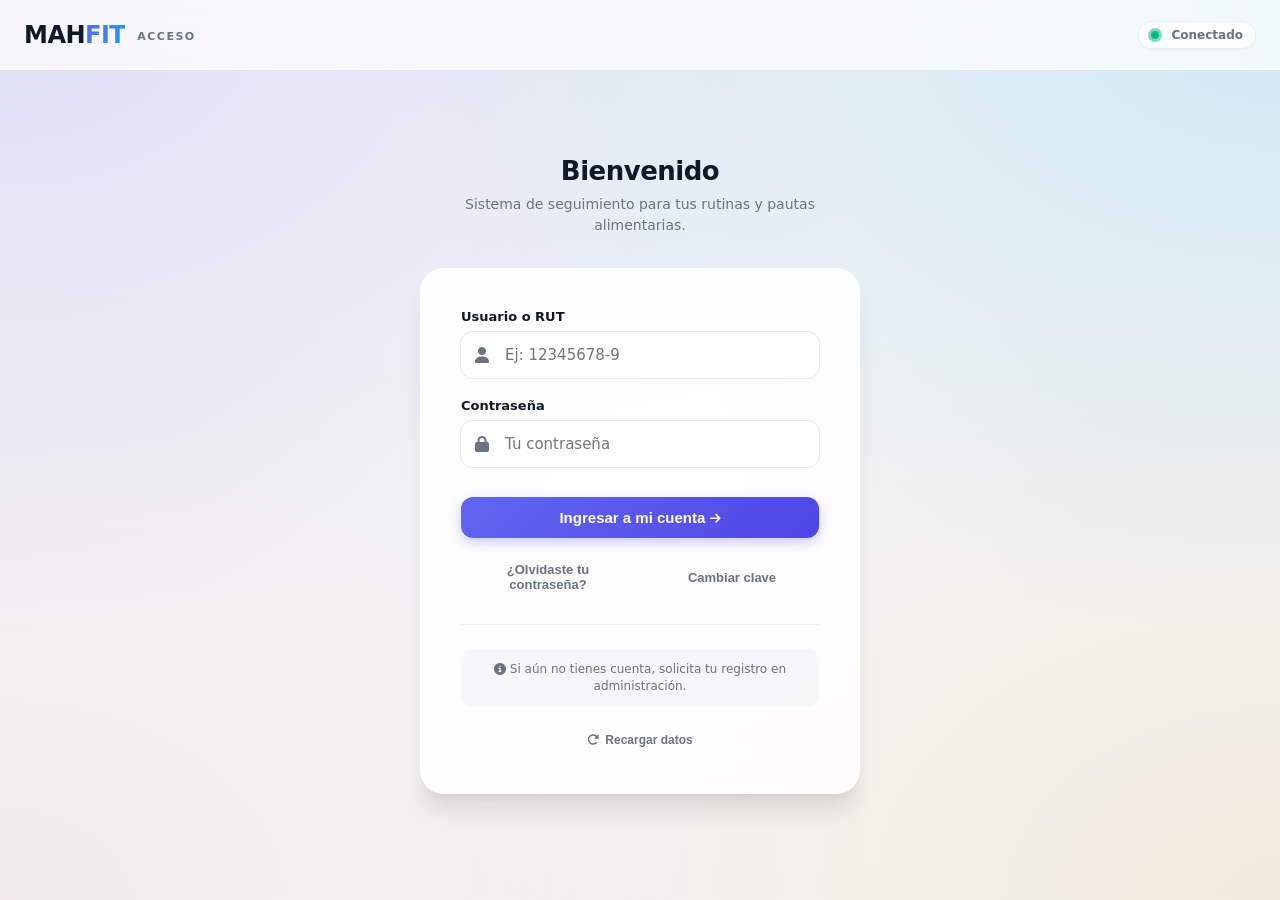
<file: index.html>
<!doctype html>
<html lang="es">
<head>
  <meta charset="UTF-8" />
  <meta name="viewport" content="width=device-width, initial-scale=1.0, maximum-scale=1.0, user-scalable=no" />
  <title>MAH FIT | Acceso</title>
  
  <link rel="stylesheet" href="https://cdnjs.cloudflare.com/ajax/libs/font-awesome/6.4.0/css/all.min.css">

  <style>
    :root {
      /* Palette Moderna */
      --primary: #6366f1;
      --primary-dark: #4f46e5;
      --primary-light: #818cf8;
      --accent: #0ea5e9; 
      
      --bg-color: #f3f4f6;
      --surface: rgba(255, 255, 255, 0.85);
      --surface-hover: rgba(255, 255, 255, 0.95);
      --glass-border: rgba(255, 255, 255, 0.6);
      
      --text-main: #111827;
      --text-muted: #6b7280;
      
      --success: #10b981;
      --danger: #ef4444;
      --warning: #f59e0b;

      --radius-sm: 8px;
      --radius-md: 12px;
      --radius-lg: 24px;
      
      --shadow-sm: 0 1px 2px 0 rgba(0, 0, 0, 0.05);
      --shadow-lg: 0 10px 15px -3px rgba(0, 0, 0, 0.1), 0 4px 6px -2px rgba(0, 0, 0, 0.05);
      --shadow-xl: 0 20px 25px -5px rgba(0, 0, 0, 0.1), 0 10px 10px -5px rgba(0, 0, 0, 0.04);

      --transition: all 0.25s cubic-bezier(0.4, 0, 0.2, 1);
      --font-family: 'Inter', system-ui, -apple-system, sans-serif;
    }

    * { box-sizing: border-box; margin: 0; padding: 0; }

    body {
      font-family: var(--font-family);
      background-color: var(--bg-color);
      /* Fondo Animado */
      background-image: 
        radial-gradient(at 0% 0%, rgba(99, 102, 241, 0.15) 0px, transparent 50%),
        radial-gradient(at 100% 0%, rgba(14, 165, 233, 0.15) 0px, transparent 50%),
        radial-gradient(at 100% 100%, rgba(245, 158, 11, 0.1) 0px, transparent 50%),
        radial-gradient(at 0% 100%, rgba(239, 68, 68, 0.05) 0px, transparent 50%);
      background-attachment: fixed;
      background-size: cover;
      color: var(--text-main);
      min-height: 100vh;
      display: flex;
      flex-direction: column;
      -webkit-font-smoothing: antialiased;
    }

    /* === TOPBAR === */
    .topbar {
      position: fixed;
      top: 0; left: 0; right: 0;
      height: 70px;
      display: flex;
      align-items: center;
      justify-content: space-between;
      padding: 0 24px;
      z-index: 50;
      background: rgba(255, 255, 255, 0.7);
      backdrop-filter: blur(12px);
      border-bottom: 1px solid rgba(255,255,255,0.5);
    }

    .brand {
      display: flex;
      align-items: center;
      gap: 8px;
      text-decoration: none;
    }
    .brandLogo {
      font-size: 24px;
      font-weight: 800;
      letter-spacing: -0.5px;
    }
    .brandLogo .mah { color: var(--text-main); }
    .brandLogo .fit { 
      background: linear-gradient(135deg, var(--primary), var(--accent));
      -webkit-background-clip: text;
      -webkit-text-fill-color: transparent;
    }
    .brandText span {
      font-size: 11px;
      text-transform: uppercase;
      letter-spacing: 1.5px;
      font-weight: 700;
      color: var(--text-muted);
      margin-left: 4px;
    }

    .topRight {
      display: flex;
      gap: 12px;
      align-items: center;
    }

    .statusChip {
      display: flex;
      align-items: center;
      gap: 8px;
      padding: 6px 12px;
      background: rgba(255,255,255,0.6);
      border: 1px solid rgba(0,0,0,0.05);
      border-radius: 20px;
      font-size: 12px;
      font-weight: 600;
      color: var(--text-muted);
      box-shadow: var(--shadow-sm);
    }

    /* DB DOT */
    .db-dot {
      width: 8px; height: 8px;
      border-radius: 50%;
      background: var(--text-muted);
      position: relative;
    }
    .db-dot::after {
      content: ""; position: absolute; inset: -3px;
      border-radius: 50%; opacity: 0.5;
    }
    .db-dot.connecting { background: var(--warning); }
    .db-dot.connecting::after { background: var(--warning); animation: pulse 1.5s infinite; }
    .db-dot.connected { background: var(--success); }
    .db-dot.connected::after { background: var(--success); }
    .db-dot.error { background: var(--danger); }
    
    @keyframes pulse {
      0% { transform: scale(1); opacity: 0.8; }
      100% { transform: scale(2); opacity: 0; }
    }

    /* === MAIN LAYOUT === */
    .main-wrap {
      flex: 1;
      display: flex;
      align-items: center;
      justify-content: center;
      padding: 90px 20px 40px; /* Top padding > topbar height */
      width: 100%;
    }

    .login-container {
      width: 100%;
      max-width: 440px;
      perspective: 1000px;
    }

    /* === CARD DESIGN === */
    .glass-card {
      background: var(--surface);
      backdrop-filter: blur(20px);
      -webkit-backdrop-filter: blur(20px);
      border: 1px solid var(--glass-border);
      border-radius: var(--radius-lg);
      padding: 40px;
      box-shadow: var(--shadow-xl);
      animation: slideUpFade 0.6s cubic-bezier(0.16, 1, 0.3, 1);
    }

    @keyframes slideUpFade {
      from { opacity: 0; transform: translateY(30px) scale(0.98); }
      to { opacity: 1; transform: translateY(0) scale(1); }
    }

    .heroTitle {
      text-align: center;
      margin-bottom: 32px;
    }
    .heroTitle h1 {
      font-size: 26px;
      font-weight: 800;
      color: var(--text-main);
      margin-bottom: 8px;
      letter-spacing: -0.5px;
    }
    .heroTitle p {
      font-size: 14px;
      color: var(--text-muted);
      line-height: 1.5;
    }

    /* === FORM ELEMENTS === */
    .form-group {
      margin-bottom: 20px;
      position: relative;
    }
    .form-group label {
      display: block;
      font-size: 13px;
      font-weight: 600;
      color: var(--text-main);
      margin-bottom: 8px;
    }
    
    .input-wrapper {
      position: relative;
    }
    .input-wrapper i {
      position: absolute;
      left: 14px;
      top: 50%;
      transform: translateY(-50%);
      color: var(--text-muted);
      font-size: 16px;
      pointer-events: none;
      transition: var(--transition);
    }
    
    .input {
      width: 100%;
      padding: 12px 16px 12px 42px; /* Espacio para el icono */
      border-radius: var(--radius-md);
      border: 2px solid transparent; /* Truco para el borde gradiente o solido */
      background: #fff;
      box-shadow: 0 0 0 1px rgba(0,0,0,0.08); /* Borde sutil */
      font-size: 15px;
      color: var(--text-main);
      font-family: inherit;
      transition: var(--transition);
      outline: none;
    }
    .input:hover {
      box-shadow: 0 0 0 1px rgba(0,0,0,0.15);
    }
    .input:focus {
      box-shadow: 0 0 0 4px rgba(99, 102, 241, 0.15);
      border-color: var(--primary);
    }
    .input:focus + i {
      color: var(--primary);
    }

    /* Botones */
    .btn {
      display: inline-flex;
      align-items: center;
      justify-content: center;
      gap: 8px;
      padding: 12px 20px;
      border-radius: var(--radius-md);
      font-weight: 600;
      font-size: 15px;
      cursor: pointer;
      border: none;
      transition: var(--transition);
      text-decoration: none;
      width: 100%;
    }

    .btn.primary {
      background: linear-gradient(135deg, var(--primary), var(--primary-dark));
      color: #fff;
      box-shadow: 0 4px 12px rgba(79, 70, 229, 0.3);
    }
    .btn.primary:hover {
      transform: translateY(-2px);
      box-shadow: 0 8px 16px rgba(79, 70, 229, 0.4);
    }
    .btn.primary:active { transform: translateY(0); }
    /* Estado deshabilitado del botón */
    .btn.primary:disabled {
        opacity: 0.8;
        cursor: not-allowed;
        filter: grayscale(0.2);
    }

    .btn.ghost {
      background: transparent;
      color: var(--text-muted);
      font-size: 13px;
      padding: 8px;
    }
    .btn.ghost:hover {
      color: var(--primary);
      background: rgba(99, 102, 241, 0.05);
    }

    .miniActions {
      display: flex;
      justify-content: space-between;
      margin-top: 16px;
      gap: 10px;
    }

    /* Mensajes */
    .msg {
      margin-top: 16px;
      padding: 12px;
      border-radius: var(--radius-md);
      font-size: 13px;
      font-weight: 600;
      text-align: center;
      display: none; /* Oculto por defecto, JS lo muestra */
    }
    .msg:not(:empty) { display: block; animation: fadeIn 0.3s ease; }
    .msg.ok { background: rgba(16, 185, 129, 0.1); color: #047857; border: 1px solid rgba(16, 185, 129, 0.2); }
    .msg.bad { background: rgba(239, 68, 68, 0.1); color: #b91c1c; border: 1px solid rgba(239, 68, 68, 0.2); }

    /* Separadores y notas */
    .hr {
      height: 1px;
      background: rgba(0,0,0,0.06);
      margin: 24px 0;
    }

    .notice {
      font-size: 12px;
      color: var(--text-muted);
      text-align: center;
      background: rgba(243, 244, 246, 0.7);
      padding: 12px;
      border-radius: var(--radius-md);
      line-height: 1.4;
    }

    .supportLinkWrap {
      margin-top: 20px;
      text-align: center;
    }
    .supportLink {
      background: none; border: none;
      color: var(--text-muted);
      font-size: 12px;
      font-weight: 600;
      cursor: pointer;
      display: inline-flex; align-items: center; gap: 6px;
      padding: 6px 12px;
      border-radius: 20px;
      transition: var(--transition);
    }
    .supportLink:hover { background: rgba(0,0,0,0.05); color: var(--text-main); }

    /* === MODALS === */
    .modalBack {
      position: fixed; inset: 0;
      background: rgba(0, 0, 0, 0.3); /* Backdrop oscuro sutil */
      backdrop-filter: blur(5px);
      z-index: 100;
      display: none; /* JS controla esto */
      align-items: center; justify-content: center;
      padding: 20px;
      opacity: 0;
      transition: opacity 0.3s ease;
    }
    .modalBack.show {
      display: flex; opacity: 1;
    }
    
    .modal {
      background: #fff;
      width: 100%; max-width: 500px;
      border-radius: var(--radius-lg);
      box-shadow: var(--shadow-xl);
      overflow: hidden;
      transform: scale(0.95);
      transition: transform 0.3s cubic-bezier(0.16, 1, 0.3, 1);
    }
    .modalBack.show .modal { transform: scale(1); }

    .modalHead {
      padding: 20px 24px;
      border-bottom: 1px solid rgba(0,0,0,0.05);
      display: flex; justify-content: space-between; align-items: flex-start;
      background: #fafafa;
    }
    .modalHead strong { font-size: 18px; color: var(--text-main); display: block; margin-bottom: 4px; }
    .modalSub { font-size: 13px; color: var(--text-muted); line-height: 1.3; }
    
    .closeBtn {
      background: transparent; border: none;
      font-size: 20px; color: var(--text-muted);
      cursor: pointer; width: 32px; height: 32px;
      border-radius: 50%;
      display: flex; align-items: center; justify-content: center;
      transition: var(--transition);
    }
    .closeBtn:hover { background: rgba(0,0,0,0.05); color: var(--danger); }

    .modalBody { padding: 24px; }
    .modalFoot {
      padding: 16px 24px;
      background: #fafafa;
      border-top: 1px solid rgba(0,0,0,0.05);
      display: flex; justify-content: flex-end; gap: 12px;
    }

    /* Modal inputs override */
    .modalBody .input { padding-left: 16px; } /* Sin iconos en modal inputs por defecto */
    .modalBody .inputWrap { position: relative; }
    .toggleBtn {
      position: absolute; right: 8px; top: 50%; transform: translateY(-50%);
      background: none; border: none; color: var(--text-muted);
      cursor: pointer; padding: 4px;
    }

    /* Login Button States (Loader) */
    #loginBtn { position: relative; overflow: hidden; }
    #loginBtn .btn-loader, #loginBtn .btn-result {
      position: absolute; inset: 0;
      display: flex; align-items: center; justify-content: center;
      background: inherit;
    }
    /* Clases de control para el botón */
    #loginBtn.loading .btn-content { opacity: 0; }
    #loginBtn.loading .btn-loader { display: flex !important; }
    
    #loginBtn.success { background: var(--success); }
    #loginBtn.success .btn-content { opacity: 0; }
    #loginBtn.success .btn-result { display: flex !important; }
    
    #loginBtn.error { background: var(--danger); }
    #loginBtn.error .btn-content { opacity: 0; }
    #loginBtn.error .btn-result { display: flex !important; }

    /* Responsive adjustments */
    @media(max-width: 520px) {
      .topbar { padding: 0 16px; }
      .brandText { display: none; }
      .glass-card { padding: 24px; }
      .miniActions { flex-direction: column; gap: 0; }
      .miniActions .btn { justify-content: flex-start; }
      .modalHead { padding: 16px; }
      .modalBody { padding: 16px; }
    }
  </style>

  <script>
    // Configuraciones globales
    window.MAHFIT_API_URL = "https://script.google.com/macros/s/AKfycbw0Tsqf8ad-wg5TXSQZ0hRYKG0NqVk8vNGWc3A8Q-l8_uCJIm7oWymYtoytV20tUmSaNQ/exec";
    window.MAHFIT_BOOT_MODE = "none"; 
  </script>
</head>

<body data-page="index">

  <nav class="topbar">
    <div class="brand">
      <div class="brandLogo" aria-label="MAH FIT">
        <span class="mah">MAH</span><span class="fit">FIT</span>
      </div>
      <div class="brandText">
        <span>Acceso</span>
      </div>
    </div>

    <div class="topRight">
      <div class="statusChip" title="Estado de conexión">
        <span id="dbDot" class="db-dot connecting"></span>
        <span id="dbText" class="statusText" style="margin-left:4px;">Conectando…</span>
      </div>
    </div>
  </nav>

  <div class="main-wrap">
    <div class="login-container">
      
      <div class="heroTitle">
        <h1>Bienvenido</h1>
        <p>Sistema de seguimiento para tus rutinas y pautas alimentarias.</p>
      </div>

      <div class="glass-card">
        <form id="loginForm" autocomplete="on">
          
          <div class="form-group">
            <label for="loginRut">Usuario o RUT</label>
            <div class="input-wrapper">
              <input id="loginRut" class="input" placeholder="Ej: 12345678-9" autocomplete="username" />
              <i class="fas fa-user"></i>
            </div>
          </div>

          <div class="form-group">
            <label for="loginPass">Contraseña</label>
            <div class="input-wrapper">
              <input id="loginPass" class="input" type="password" placeholder="Tu contraseña" autocomplete="current-password" />
              <i class="fas fa-lock"></i>
            </div>
          </div>

          <button id="loginBtn" class="btn primary" type="submit" style="margin-top: 10px;">
            <span class="btn-content">
              <span>Ingresar a mi cuenta</span> <i class="fas fa-arrow-right" style="font-size:12px;"></i>
            </span>
            <span class="btn-loader" style="display:none;"><i class="fas fa-spinner fa-spin"></i></span>
            <span class="btn-result" style="display:none;"><i class="fas fa-check"></i></span>
          </button>

          <div class="miniActions">
            <button id="btnForgot" class="btn ghost" type="button">
              ¿Olvidaste tu contraseña?
            </button>
            <button id="btnPwModal" class="btn ghost" type="button">
              Cambiar clave
            </button>
          </div>

          <div id="msgLogin" class="msg"></div>

          <div class="hr"></div>

          <div class="notice">
            <i class="fas fa-info-circle"></i> 
            Si aún no tienes cuenta, solicita tu registro en administración.
          </div>

          <div class="supportLinkWrap">
            <button id="resetBtn" class="supportLink" type="button">
              <i class="fas fa-rotate-right"></i> Recargar datos
            </button>
          </div>

        </form>
      </div>
    </div>
  </div>

  <div id="forgotBack" class="modalBack" aria-hidden="true">
    <div class="modal" role="dialog" aria-modal="true">
      <div class="modalHead">
        <div>
          <strong id="forgotTitle">Recuperar acceso</strong>
          <div class="modalSub">Te enviaremos tus credenciales a tu correo.</div>
        </div>
        <button id="forgotClose" class="closeBtn" type="button">✕</button>
      </div>

      <div class="modalBody">
        <div class="form-group">
          <label>Tu RUT / Usuario</label>
          <input id="forgotRut" class="input" placeholder="Ej: 12345678-9" style="padding-left:16px;" />
        </div>
        <div class="form-group">
          <label>Correo asociado</label>
          <input id="forgotEmail" class="input" placeholder="Ej: nombre@correo.com" style="padding-left:16px;" />
        </div>

        <div id="forgotHint" style="font-size:12px; color:var(--text-muted); margin-bottom:10px;"></div>
        <div id="forgotMsg" class="msg"></div>
      </div>

      <div class="modalFoot">
        <button id="goPwFromForgot" class="btn ghost" type="button" style="width:auto;">Cambiar clave</button>
        <button id="forgotSend" class="btn primary" type="button" style="width:auto;">Enviar acceso</button>
      </div>
    </div>
  </div>

  <div id="pwBack" class="modalBack" aria-hidden="true">
    <div class="modal" role="dialog" aria-modal="true">
      <div class="modalHead">
        <div>
          <strong id="pwTitle">Cambiar contraseña</strong>
          <div class="modalSub">Define una nueva clave segura.</div>
        </div>
        <button id="pwClose" class="closeBtn" type="button">✕</button>
      </div>

      <div class="modalBody">
        <form id="pwForm" autocomplete="off">
          <div style="display:grid; gap:16px;">
            <div class="form-group" style="margin:0;">
              <label>RUT / Usuario</label>
              <input id="pwRut" class="input" placeholder="Ej: 12345678-9" required style="padding-left:16px;" />
            </div>

            <div class="form-group" style="margin:0;">
              <label>Contraseña actual</label>
              <div class="inputWrap">
                <input id="pwOld" class="input" placeholder="Actual" type="password" required style="padding-left:16px;" />
                <button class="toggleBtn" type="button" data-toggle="pwOld">👁</button>
              </div>
            </div>

            <div class="form-group" style="margin:0;">
              <label>Nueva contraseña</label>
              <div class="inputWrap">
                <input id="pwNew" class="input" placeholder="Nueva clave" type="password" required style="padding-left:16px;" />
                <button class="toggleBtn" type="button" data-toggle="pwNew">👁</button>
              </div>
              <div class="hint" id="pwStrength" style="font-size:11px; color:var(--primary); margin-top:4px;">Mezcla letras y números.</div>
            </div>

            <div class="form-group" style="margin:0;">
              <label>Repetir nueva contraseña</label>
              <div class="inputWrap">
                <input id="pwNew2" class="input" placeholder="Repite la clave" type="password" required style="padding-left:16px;" />
                <button class="toggleBtn" type="button" data-toggle="pwNew2">👁</button>
              </div>
              <div class="hint" id="pwMatchHint" style="font-size:11px; color:var(--text-muted); margin-top:4px;"></div>
            </div>
          </div>
          
          <div id="pwMsg" class="msg" style="display:none;"></div>
          
          <div class="modalFoot" style="margin-top:20px; padding:0; border:none; background:white;">
            <button id="pwGoForgot" class="btn ghost" type="button" style="width:auto;">Recuperar</button>
            <button class="btn primary" id="pwSave" type="submit" style="width:auto;">Guardar cambios</button>
          </div>
        </form>
      </div>
    </div>
  </div>

  <script>window.MAHFIT_BOOT_MODE="login";</script>
  <script>
  (function(){
    const candidates = ["./assets/app.js", "./app.js", "../assets/app.js", "Web/assets/app.js"];
    function load(src){
      return new Promise((resolve, reject)=>{
        const s=document.createElement("script");
        s.src=src; s.onload=()=>resolve(src); s.onerror=()=>reject(src);
        document.head.appendChild(s);
      });
    }
    async function ensure(){
      if(typeof window.requireAuth==="function") return; // Ya cargado
      for(const p of candidates){
        try{ await load(p); return; }catch(e){}
      }
      console.warn("MAH FIT: app.js no encontrado.");
    }
    ensure();
  })();
  </script>

  <script>
    (function(){
      // === ELEMENTOS GLOBALES ===
      const resetBtn = document.getElementById("resetBtn");
      const msgLogin = document.getElementById("msgLogin");
      const loginBtn = document.getElementById("loginBtn");
      const loginForm = document.getElementById("loginForm");
      
      function setMsg(text, ok){
        if(!msgLogin) return;
        msgLogin.className = "msg " + (ok ? "ok" : "bad");
        msgLogin.textContent = text;
      }

      // === LÓGICA DE ESTADO DEL BOTÓN (CARGANDO/RESET) ===
      
      // 1. Al enviar formulario: Mostrar carga y bloquear
      loginForm?.addEventListener("submit", function(){
        loginBtn.classList.add("loading");
        loginBtn.disabled = true;
      });

      // 2. FUNCIÓN DE RESET DEL BOTÓN
      function resetLoginButton() {
        if(loginBtn.disabled) {
          loginBtn.classList.remove("loading", "success", "error");
          loginBtn.disabled = false;
        }
      }

      // 3. OBSERVER: Vigila si aparece un error en el mensaje
      // Si el app.js escribe un error en msgLogin, reseteamos el botón.
      if(msgLogin){
        const observer = new MutationObserver(function(mutations){
          mutations.forEach(function(mutation){
            if(msgLogin.style.display !== 'none' && msgLogin.classList.contains('bad')){
              // Error detectado visualmente -> Soltar botón
              resetLoginButton();
              // Opcional: poner estado visual de error en el botón brevemente
              loginBtn.classList.add("error");
              setTimeout(()=> loginBtn.classList.remove("error"), 1000);
            }
          });
        });
        observer.observe(msgLogin, { attributes: true, attributeFilter: ['style', 'class'], childList: true, characterData: true });
      }

      // 4. RESET AL ESCRIBIR: Si el usuario corrige datos, reactivar botón
      document.getElementById("loginRut")?.addEventListener("input", resetLoginButton);
      document.getElementById("loginPass")?.addEventListener("input", resetLoginButton);


      // === RESET LOCAL ===
      resetBtn?.addEventListener("click", ()=>{
        try{
          localStorage.clear();
          setMsg("✅ Datos reiniciados. Recargando…", true);
          setTimeout(()=> location.reload(), 450);
        }catch(e){ setMsg("❌ Error al reiniciar.", false); }
      });

      // === MODAL HELPERS ===
      function show(el){ 
        el.classList.add("show"); 
        el.setAttribute("aria-hidden", "false");
        document.body.style.overflow = "hidden";
      }
      function hide(el){ 
        el.classList.remove("show"); 
        el.setAttribute("aria-hidden", "true");
        document.body.style.overflow = "";
      }

      // --- FORGOT PASSWORD ---
      const forgotBack = document.getElementById("forgotBack");
      document.getElementById("btnForgot")?.addEventListener("click", ()=>{
        show(forgotBack);
        const rutVal = document.getElementById("loginRut")?.value;
        if(rutVal) document.getElementById("forgotRut").value = rutVal;
      });
      document.getElementById("forgotClose")?.addEventListener("click", ()=> hide(forgotBack));
      forgotBack?.addEventListener("click", (e)=>{ if(e.target===forgotBack) hide(forgotBack); });

      const forgotSend = document.getElementById("forgotSend");
      const forgotMsg = document.getElementById("forgotMsg");
      
      forgotSend?.addEventListener("click", async ()=>{
        const rut = document.getElementById("forgotRut").value.trim();
        const email = document.getElementById("forgotEmail").value.trim();
        if(!rut || !email) {
          forgotMsg.className="msg bad"; forgotMsg.textContent="Faltan datos."; return;
        }
        
        if(!window.apiPost) { forgotMsg.textContent="Sin conexión."; return; }
        
        forgotSend.disabled = true; forgotSend.textContent = "Enviando...";
        try {
          await window.apiPost("send_access_email", { rut, email });
          forgotMsg.className="msg ok"; forgotMsg.textContent="✅ Revisa tu correo.";
        } catch(e) {
          forgotMsg.className="msg bad"; forgotMsg.textContent="❌ " + (e.message || "Error");
        } finally {
          forgotSend.disabled = false; forgotSend.textContent = "Enviar acceso";
        }
      });

      // --- CHANGE PASSWORD ---
      const pwBack = document.getElementById("pwBack");
      document.getElementById("btnPwModal")?.addEventListener("click", ()=>{
        show(pwBack);
        const rutVal = document.getElementById("loginRut")?.value;
        if(rutVal) document.getElementById("pwRut").value = rutVal;
        document.getElementById("pwMsg").style.display="none";
      });
      document.getElementById("pwClose")?.addEventListener("click", ()=> hide(pwBack));
      pwBack?.addEventListener("click", (e)=>{ if(e.target===pwBack) hide(pwBack); });

      // Cross buttons
      document.getElementById("goPwFromForgot")?.addEventListener("click", ()=>{ hide(forgotBack); show(pwBack); });
      document.getElementById("pwGoForgot")?.addEventListener("click", ()=>{ hide(pwBack); show(forgotBack); });

      // Toggle Password Visibility
      document.querySelectorAll(".toggleBtn").forEach(btn => {
        btn.addEventListener("click", ()=>{
          const input = document.getElementById(btn.dataset.toggle);
          if(input) {
            input.type = input.type === "password" ? "text" : "password";
            btn.style.color = input.type === "password" ? "var(--text-muted)" : "var(--primary)";
          }
        });
      });

      // Password Hints
      const pwNew = document.getElementById("pwNew");
      const pwNew2 = document.getElementById("pwNew2");
      const pwStrength = document.getElementById("pwStrength");
      const pwMatchHint = document.getElementById("pwMatchHint");

      function checkPw(){
        const v = pwNew.value;
        const v2 = pwNew2.value;
        if(v.length > 5) pwStrength.textContent = "✅ Longitud correcta";
        else pwStrength.textContent = "Usa al menos 6 caracteres";
        
        if(v2 && v !== v2) pwMatchHint.textContent = "❌ No coinciden";
        else if(v2 && v === v2) pwMatchHint.textContent = "✅ Coinciden";
        else pwMatchHint.textContent = "";
      }
      pwNew?.addEventListener("input", checkPw);
      pwNew2?.addEventListener("input", checkPw);

      // Submit Change Password
      document.getElementById("pwForm")?.addEventListener("submit", async (e)=>{
        e.preventDefault();
        const msg = document.getElementById("pwMsg");
        msg.style.display="none";
        
        const btn = document.getElementById("pwSave");
        const rut = document.getElementById("pwRut").value;
        const oldPass = document.getElementById("pwOld").value;
        const newPass = document.getElementById("pwNew").value;
        const newPass2 = document.getElementById("pwNew2").value;

        if(newPass !== newPass2) {
          msg.className="msg bad"; msg.textContent="Las contraseñas no coinciden."; msg.style.display="block"; return;
        }

        btn.disabled = true; btn.innerHTML = '<i class="fas fa-spinner fa-spin"></i>';
        
        try {
          if(!window.apiPost) throw new Error("Sin conexión");
          await window.apiPost("change_password", { rut, oldPass, newPass });
          msg.className="msg ok"; msg.textContent="✅ Contraseña cambiada."; msg.style.display="block";
          setTimeout(()=> hide(pwBack), 1500);
        } catch(err) {
          msg.className="msg bad"; msg.textContent="❌ " + (err.message || "Error"); msg.style.display="block";
        } finally {
          btn.disabled = false; btn.textContent = "Guardar cambios";
        }
      });
      
    })();
  </script>
</body>
</html>
</file>
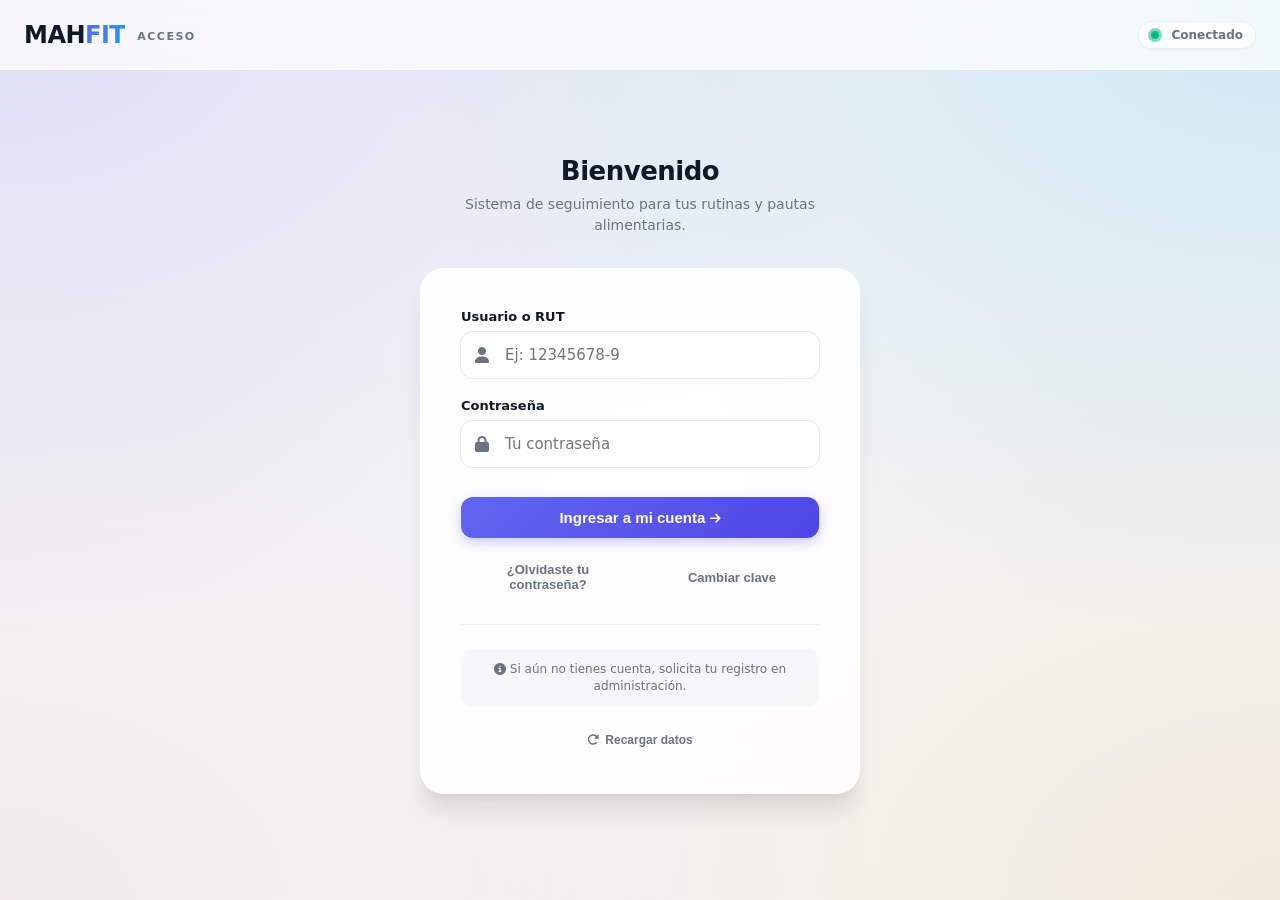
<file: admin.html>
<!DOCTYPE html>
<html lang="es">
<head>
  <meta charset="UTF-8" />
  <meta name="viewport" content="width=device-width, initial-scale=1.0" />
  <title>MAH FIT | Admin PRO</title>

  <link rel="stylesheet" href="https://cdnjs.cloudflare.com/ajax/libs/font-awesome/6.4.0/css/all.min.css">
  <link href="https://fonts.googleapis.com/css2?family=Inter:wght@400;500;600;700;800&display=swap" rel="stylesheet">

  <style>
    :root{
      /* Midnight Slate */
      --bg:#0f172a;
      --sidebar:#1e293b;
      --surface:#334155;
      --border:#475569;
      --text:#f1f5f9;
      --muted:#94a3b8;
      --brand:#3b82f6;
      --brand2:#2563eb;
      --ok:#10b981;
      --err:#ef4444;
      --warn:#f59e0b;
      --radius:12px;
    }
    *{box-sizing:border-box;margin:0;padding:0;font-family:'Inter',system-ui,-apple-system,Segoe UI,Roboto,Arial;}
    body{background:var(--bg);color:var(--text);height:100vh;display:flex;overflow:hidden}

    /* Sidebar */
    aside{
      width:260px;flex:0 0 260px;
      background:var(--sidebar);
      border-right:1px solid var(--border);
      padding:24px;
      display:flex;flex-direction:column;
      box-shadow:4px 0 24px rgba(0,0,0,.22);
      z-index:10;
    }
    .logo{display:flex;align-items:center;gap:12px;font-weight:900;font-size:22px;margin-bottom:34px}
    .logo i{color:var(--brand);font-size:24px}
    .logo span{color:#fff}
    nav button{
      width:100%;background:transparent;border:0;
      color:var(--muted);
      padding:12px 14px;border-radius:12px;
      display:flex;align-items:center;gap:12px;
      cursor:pointer;font-size:14px;font-weight:600;
      transition:all .18s ease;
      text-align:left;
      margin-bottom:6px;
    }
    nav button:hover{background:rgba(59,130,246,.10);color:#fff;transform:translateX(4px)}
    nav button.active{background:var(--brand);color:#fff;box-shadow:0 8px 18px rgba(59,130,246,.25)}
    .nav-divider{height:1px;background:var(--border);opacity:.55;margin:12px 0}
    .footer-nav{margin-top:auto;border-top:1px solid var(--border);padding-top:18px}

    /* Main */
    main{flex:1;display:flex;flex-direction:column;overflow:hidden}
    header{
      height:70px;flex:0 0 70px;
      border-bottom:1px solid var(--border);
      display:flex;align-items:center;justify-content:space-between;
      padding:0 28px;
      background:rgba(15,23,42,.85);
      backdrop-filter: blur(10px);
    }
    .head-left{display:flex;flex-direction:column;gap:2px}
    .head-title{font-weight:900;letter-spacing:.2px}
    .head-sub{color:var(--muted);font-size:12px}
    .status-badge{
      font-size:12px;padding:6px 12px;border-radius:999px;
      background:rgba(255,255,255,.03);
      border:1px solid var(--border);
      display:flex;align-items:center;gap:8px;color:var(--muted);
      cursor:pointer;
      user-select:none;
    }
    .dot{width:8px;height:8px;border-radius:50%;background:var(--muted)}
    .dot.ok{background:var(--ok)}
    .dot.err{background:var(--err)}

    .content{flex:1;overflow:auto;padding:22px 28px 34px}

    /* Panels */
    .panel{
      background:linear-gradient(180deg, rgba(255,255,255,0.03), rgba(255,255,255,0.01));
      border:1px solid var(--border);
      border-radius:16px;
      padding:16px;
      box-shadow:0 12px 30px rgba(0,0,0,0.22);
      margin-bottom:18px;
    }
    .panel-head{display:flex;align-items:flex-start;justify-content:space-between;gap:12px;margin-bottom:12px}
    .panel-title{font-weight:900;display:flex;align-items:center;gap:10px}
    .panel-title i{color:var(--brand)}
    .panel-sub{color:var(--muted);font-size:12px;margin-top:3px}

    /* Quick create */
    .quick-grid{
      display:grid;
      grid-template-columns: 1.4fr 1fr 1.2fr 1fr .7fr 1fr;
      gap:10px;
      align-items:start;
    }
    .form-control{
      width:100%;
      padding:10px 12px;
      background:rgba(255,255,255,0.03);
      border:1px solid var(--border);
      color:#fff;
      border-radius:10px;
      outline:none;
    }
    .form-control:focus{border-color:rgba(59,130,246,.65)}
    .hint{margin-top:6px;font-size:11px;color:var(--muted)}
    .hint span{color:#fff;font-weight:800}
    .quick-actions{margin-top:12px;display:flex;align-items:center;gap:12px;flex-wrap:wrap}
    .quick-status{min-height:18px;font-size:12px;color:var(--muted);display:flex;align-items:center;gap:8px}
    .qspin{width:14px;height:14px;border:2px solid rgba(255,255,255,.35);border-top-color:#fff;border-radius:50%;animation:qspin .9s linear infinite;display:inline-block}
    @keyframes qspin{to{transform:rotate(360deg)}}

    .btn{
      height:42px;padding:0 18px;border-radius:12px;border:none;
      font-weight:700;cursor:pointer;display:inline-flex;align-items:center;gap:10px;
      font-size:14px;transition:all .18s ease;white-space:nowrap;
    }
    .btn-primary{background:var(--brand);color:#fff}
    .btn-primary:hover{background:var(--brand2)}
    .btn-secondary{background:rgba(255,255,255,.03);color:var(--text);border:1px solid var(--border)}
    .btn-secondary:hover{background:rgba(255,255,255,.06)}
    .btn-danger{background:rgba(239,68,68,.14);color:#fecaca;border:1px solid rgba(239,68,68,.35)}
    .btn-danger:hover{background:rgba(239,68,68,.22)}
    .btn-icon{width:36px;height:36px;padding:0;justify-content:center;border-radius:10px}

    /* Users header (tabs like funcionario) */
    .users-head{
      display:flex;align-items:center;justify-content:space-between;gap:12px;margin-bottom:10px;
    }
    .tabs{
      display:flex;gap:8px;align-items:center;
      background:rgba(255,255,255,.03);
      border:1px solid var(--border);
      border-radius:12px;
      padding:6px;
    }
    .tab{
      border:0;
      background:transparent;
      color:var(--muted);
      font-weight:800;
      font-size:12px;
      padding:8px 12px;
      border-radius:10px;
      cursor:pointer;
      display:flex;align-items:center;gap:8px;
    }
    .tab .count{background:rgba(255,255,255,.06);border:1px solid rgba(255,255,255,.08);padding:2px 8px;border-radius:999px;font-size:11px;color:#fff}
    .tab.active{background:rgba(59,130,246,.16);color:#fff;border:1px solid rgba(59,130,246,.35)}
    .tab.active .count{background:rgba(59,130,246,.30);border-color:rgba(59,130,246,.45)}

    .toolbar{display:flex;gap:12px;align-items:center;flex-wrap:wrap;margin:12px 0 14px}
    .search-box{
      width:360px;max-width:100%;
      display:flex;align-items:center;gap:10px;
      background:rgba(255,255,255,.03);
      border:1px solid var(--border);
      border-radius:12px;
      padding:0 12px;
      height:42px;
    }
    .search-box i{color:var(--muted)}
    .search-box input{
      background:transparent;border:0;outline:none;
      color:#fff;width:100%;font-size:14px;
    }
    .role-filter{
      min-width:180px;
      height:42px;
      padding:0 12px;
      border-radius:12px;
      border:1px solid var(--border);
      background:rgba(255,255,255,.03);
      color:#fff;
      outline:none;
      font-weight:700;
      cursor:pointer;
    }

    /* Table */
    .table-container{
      background:rgba(255,255,255,.02);
      border:1px solid var(--border);
      border-radius:16px;
      overflow:hidden;
    }
    table{width:100%;border-collapse:collapse;font-size:13px}
    thead th{
      background:rgba(0,0,0,.22);
      color:var(--muted);
      text-transform:uppercase;
      letter-spacing:.6px;
      font-size:11px;
      padding:14px 16px;
      border-bottom:1px solid var(--border);
      text-align:left;
    }
    tbody td{
      padding:14px 16px;
      border-bottom:1px solid rgba(71,85,105,.7);
      vertical-align:middle;
    }
    tbody tr:hover{background:rgba(255,255,255,.02)}
    tbody tr:last-child td{border-bottom:none}

    .user-info{display:flex;flex-direction:column;gap:2px}
    .user-info .name{font-weight:900;color:#fff}
    .user-info .sub{font-size:12px;color:var(--muted)}
    .badge-role{
      display:inline-block;
      padding:2px 8px;
      border-radius:6px;
      font-size:10px;
      font-weight:900;
      text-transform:uppercase;
      letter-spacing:.5px;
      border:1px solid transparent;
      margin-bottom:6px;
    }
    .badge-role.admin{color:#60a5fa;background:rgba(59,130,246,.15);border-color:rgba(59,130,246,.35)}
    .badge-role.funcionario{color:#fbbf24;background:rgba(245,158,11,.15);border-color:rgba(245,158,11,.35)}
    .badge-role.socio{color:var(--muted);background:rgba(255,255,255,.06);border-color:rgba(255,255,255,.10)}
    .pill{
      display:inline-block;
      padding:4px 10px;
      border-radius:999px;
      font-size:10px;
      font-weight:900;
      text-transform:uppercase;
      letter-spacing:.5px;
    }
    .pill.active{background:rgba(16,185,129,.15);color:#34d399}
    .pill.inactive{background:rgba(239,68,68,.15);color:#fca5a5}
    .plan-pill{
      display:inline-block;
      padding:5px 10px;
      border-radius:999px;
      font-size:11px;
      font-weight:900;
      background:rgba(255,255,255,.05);
      border:1px solid rgba(255,255,255,.10);
      color:#fff;
      white-space:nowrap;
    }
    .plan-pill.good{background:rgba(16,185,129,.12);border-color:rgba(16,185,129,.25);color:#34d399}
    .plan-pill.warn{background:rgba(245,158,11,.12);border-color:rgba(245,158,11,.25);color:#fbbf24}
    .plan-pill.bad{background:rgba(239,68,68,.12);border-color:rgba(239,68,68,.25);color:#fca5a5}

    .actions{display:flex;gap:10px;justify-content:flex-end;align-items:center}
    .action-group{
      display:flex;gap:8px;
      background:rgba(0,0,0,.18);
      border:1px solid var(--border);
      padding:6px 10px;
      border-radius:12px;
      align-items:center;
    }
    .btn-op{background:transparent;border:0;color:var(--muted);cursor:pointer;font-size:14px}
    .btn-op:hover{color:#fff}
    .btn-view{
      background:#fff;border:0;color:var(--ok);
      width:28px;height:28px;border-radius:10px;
      display:flex;align-items:center;justify-content:center;
      cursor:pointer;font-size:12px;
      transition:transform .15s ease;
    }
    .btn-view:hover{transform:scale(1.07)}

    /* Modal */
    .modal-overlay{position:fixed;inset:0;background:rgba(0,0,0,.85);backdrop-filter:blur(5px);display:none;align-items:center;justify-content:center;z-index:1000}
    .modal-overlay.open{display:flex}
    .modal{
      width:650px;max-width:95vw;max-height:90vh;overflow:hidden;
      border-radius:18px;border:1px solid var(--border);
      background:rgba(15,23,42,.95);
      box-shadow:0 25px 60px rgba(0,0,0,.55);
      display:flex;flex-direction:column;
    }
    .modal-xl{width:95vw;height:90vh;max-width:1400px;background:transparent;border:none;box-shadow:none}
    .modal-header{padding:14px 18px;background:rgba(30,41,59,.85);border-bottom:1px solid var(--border);display:flex;align-items:center;justify-content:space-between}
    .modal-header h3{font-size:14px;font-weight:900;display:flex;align-items:center;gap:10px}
    .modal-body{padding:18px;overflow:auto;display:grid;gap:12px}
    .modal-footer{padding:14px 18px;background:rgba(30,41,59,.85);border-top:1px solid var(--border);display:flex;gap:10px;justify-content:flex-end}
    .xbtn{background:transparent;border:0;color:var(--muted);cursor:pointer;font-size:18px}
    .xbtn:hover{color:#fff}

    .grid2{display:grid;grid-template-columns:1fr 1fr;gap:10px}
    .grid3{display:grid;grid-template-columns:1fr 1fr 1fr;gap:10px}
    .muted{color:var(--muted);font-size:12px}
    .err{color:#fca5a5}
    .ok{color:#34d399}

    /* Viewer */
    .viewer-container{flex:1;background:rgba(0,0,0,.55);display:flex;justify-content:center;align-items:center;overflow:hidden;border-radius:0 0 18px 18px}
    .viewer-frame{width:100%;height:100%;border:none;background:#fff;border-radius:14px}
    .viewer-frame.mobile-mode{
      width:375px;height:812px;max-height:90vh;
      border-radius:40px;border:12px solid #1e1e1e;
      box-shadow:0 0 0 2px #444, 0 30px 60px rgba(0,0,0,.8);
      background:#000;
    }

    @media (max-width: 1100px){
      .quick-grid{grid-template-columns:1fr 1fr}
      #qTenantWrap{grid-column:1 / -1}
      .users-head{flex-direction:column;align-items:flex-start}
      .tabs{width:100%;justify-content:space-between}
      .search-box{width:100%}
    }
      /* === SaaS Actions (tal cual funcionario) === */
    .actions-saas{
      display:flex;
      justify-content:flex-end;
      align-items:center;
      gap:10px;
    }
    .actbtn{
      height:40px;
      border-radius:12px;
      border:1px solid var(--border);
      background:rgba(255,255,255,.03);
      color:#fff;
      cursor:pointer;
      display:inline-flex;
      align-items:center;
      justify-content:center;
      gap:10px;
      transition:all .18s ease;
      box-shadow:0 10px 22px rgba(0,0,0,.18);
    }
    .actbtn:hover{transform:translateY(-1px);background:rgba(255,255,255,.06)}
    .actbtn.icon{width:44px}
    .actbtn.renew{
      padding:0 18px;
      background:var(--brand);
      border-color:rgba(59,130,246,.55);
      font-weight:900;
      min-width:120px;
      justify-content:center;
    }
    .actbtn.renew:hover{background:var(--brand2)}
    .actbtn.state{width:44px}
    .actbtn.state.off{
      background:rgba(239,68,68,.10);
      border-color:rgba(239,68,68,.35);
    }
    .actbtn.state.on{
      background:rgba(16,185,129,.10);
      border-color:rgba(16,185,129,.35);
    }
    .actbtn.state i{font-size:16px}
    .actbtn.state.off i{color:#fca5a5}
    .actbtn.state.on i{color:#34d399}

    /* === Renew modal (funcionario-style) === */
    .form-grid{display:grid;gap:10px;margin-top:10px}
    .pill{
      display:inline-flex;align-items:center;justify-content:center;gap:8px;
      padding:7px 12px;border-radius:999px;
      border:1px solid rgba(255,255,255,.10);
      background:rgba(255,255,255,.04);
      color:#fff;font-weight:800;font-size:12px;
    }
    .pill.ok{border-color:rgba(16,185,129,.35);background:rgba(16,185,129,.10);color:#d1fae5}
    .pill.warn{border-color:rgba(245,158,11,.35);background:rgba(245,158,11,.10);color:#ffedd5}
    .checkRow{display:flex;gap:10px;align-items:center;margin-top:10px}
    .checkRow input{width:16px;height:16px}
    .msg{margin-top:10px;font-size:13px;color:var(--muted);min-height:18px}
    .msg.ok{color:#d1fae5}
    .msg.bad{color:#fecaca}
    .btn-ok{background:rgba(16,185,129,.16);color:#d1fae5;border:1px solid rgba(16,185,129,.35)}
    .btn-ok:hover{background:rgba(16,185,129,.24)}
    .btn-ghost{background:transparent;border:1px solid rgba(255,255,255,.10);color:var(--muted)}
    .btn-ghost:hover{background:rgba(255,255,255,.06);color:#fff}
    .btn-sm{height:36px;padding:0 12px;border-radius:10px;font-size:13px}



    
    /* ===== Scopes (módulos SaaS) ===== */
    .scope-pill{
      display:inline-flex;
      align-items:center;
      gap:6px;
      padding:4px 10px;
      border-radius:999px;
      font-size:10px;
      font-weight:900;
      text-transform:uppercase;
      letter-spacing:.5px;
      border:1px solid rgba(255,255,255,.12);
      background:rgba(255,255,255,.04);
      color:#fff;
      margin-top:6px;
      white-space:nowrap;
    }
    .scope-pill.full{ border-color: rgba(124,92,255,.35); background: rgba(124,92,255,.14); }
    .scope-pill.train{ border-color: rgba(59,130,246,.35); background: rgba(59,130,246,.14); }
    .scope-pill.nutri{ border-color: rgba(16,185,129,.35); background: rgba(16,185,129,.12); }
    .scope-pill.none{ border-color: rgba(239,68,68,.35); background: rgba(239,68,68,.10); color:#fecaca; }


/* ==========================================================
   SELECT DARK FIX DEFINITIVO (sin hover blanco)
   ========================================================== */

select,
select.form-control,
.role-filter{
  appearance:none;
  -webkit-appearance:none;
  -moz-appearance:none;

  background:rgba(255,255,255,.05);
  border:1px solid rgba(59,130,246,.45);
  color:#ffffff;
  font-weight:700;
  cursor:pointer;
  color-scheme: dark;
}

/* Focus azul elegante */
select:focus{
  border-color:#3b82f6;
  box-shadow:0 0 0 3px rgba(59,130,246,.25);
}

/* Dropdown opciones */
select option{
  background:#0f172a !important;
  color:#ffffff !important;
  font-weight:600;
}

/* Opción seleccionada */
select option:checked{
  background:#1e293b !important;
  color:#ffffff !important;
}

/* 🔥 CLAVE: eliminar hover blanco */
select option:hover,
select option:focus{
  background:#1e293b !important;
  color:#ffffff !important;
}



    /* =======================
       SaaS Quota UI (Admin)
       ======================= */
    .kpi-row{
      display:grid;
      grid-template-columns: repeat(4, minmax(0, 1fr));
      gap:12px;
      margin:12px 0 14px;
    }
    @media (max-width: 980px){
      .kpi-row{ grid-template-columns: repeat(2, minmax(0, 1fr)); }
    }
    .kpi{
      background: linear-gradient(180deg, rgba(255,255,255,.06), rgba(255,255,255,.03));
      border:1px solid var(--line);
      border-radius:16px;
      padding:12px 12px;
      box-shadow: 0 12px 30px rgba(0,0,0,.22);
      display:flex;
      gap:10px;
      align-items:center;
      min-height:68px;
    }
    .kpi .ico{
      width:42px;height:42px;border-radius:14px;
      display:grid;place-items:center;
      background: rgba(124,92,255,.16);
      border:1px solid rgba(124,92,255,.25);
      color: rgba(255,255,255,.92);
      flex:0 0 auto;
    }
    .kpi .t{
      display:flex;flex-direction:column;gap:2px;
      min-width:0;
    }
    .kpi .lbl{ font-size:12px; color: var(--mut); }
    .kpi .val{ font-size:18px; font-weight:900; letter-spacing:.2px; color: rgba(255,255,255,.92); }
    .kpi .sub{ font-size:12px; color: rgba(255,255,255,.62); }

    .alert-strip{
      border:1px solid rgba(255,90,103,.35);
      background: rgba(255,90,103,.10);
      color: rgba(255,255,255,.88);
      border-radius:14px;
      padding:10px 12px;
      margin: 0 0 12px;
      display:flex;
      align-items:flex-start;
      gap:10px;
    }
    .alert-strip .aico{
      width:34px;height:34px;border-radius:12px;
      display:grid;place-items:center;
      background: rgba(255,90,103,.18);
      border:1px solid rgba(255,90,103,.30);
      flex:0 0 auto;
    }
    .alert-strip .abody{ font-size:13px; line-height:1.35; color: rgba(255,255,255,.82); }
    .alert-strip b{ color: rgba(255,255,255,.92); }

    .quota{
      display:flex;
      flex-direction:column;
      gap:6px;
      min-width:120px;
    }
    .quotaTop{
      display:flex;
      align-items:center;
      justify-content:space-between;
      gap:8px;
      white-space:nowrap;
    }
    .quotaNum{
      display:inline-flex;
      align-items:center;
      gap:6px;
      padding:6px 10px;
      border-radius:999px;
      border:1px solid rgba(255,255,255,.12);
      background: rgba(255,255,255,.06);
      font-size:12px;
      font-weight:900;
      color: rgba(255,255,255,.90);
    }
    .quotaNum.good{ border-color: rgba(43,213,118,.28); background: rgba(43,213,118,.12); }
    .quotaNum.warn{ border-color: rgba(245,158,11,.28); background: rgba(245,158,11,.12); }
    .quotaNum.bad{  border-color: rgba(255,90,103,.34); background: rgba(255,90,103,.12); }
    .quotaRem{
      font-size:12px;
      color: rgba(255,255,255,.62);
    }
    .quotaBar{
      width:100%;
      height:8px;
      border-radius:999px;
      background: rgba(255,255,255,.08);
      border:1px solid rgba(255,255,255,.10);
      overflow:hidden;
    }
    .quotaBar > i{
      display:block;
      height:100%;
      width:0%;
      border-radius:999px;
      background: rgba(124,92,255,.75);
    }
    tr.quota-full td{
      background: rgba(255,90,103,.06) !important;
    }

  </style>
</head>
<body>
  <a href="nutricion.html" style="position:fixed;right:14px;bottom:76px;z-index:50;background:rgba(124,92,255,.25);border:1px solid rgba(124,92,255,.45);padding:10px 12px;border-radius:14px;color:#fff;text-decoration:none;font-weight:900;">Nutrición</a>


  <aside>
    <div class="logo"><i class="fa-solid fa-dumbbell"></i> MAH<span>FIT</span></div>
    <nav>
      <button class="active"><i class="fa-solid fa-users-gear"></i> Gestión Usuarios</button>

      <div class="nav-divider"></div>

      <button onclick="openGenericViewer('ejercicios.html','Base de Ejercicios','fa-book-atlas')">
        <i class="fa-solid fa-book-atlas"></i> Base de Ejercicios
      </button>
      <button onclick="openGenericViewer('rutinas.html','Gestor de Rutinas','fa-clipboard-list')">
        <i class="fa-solid fa-clipboard-list"></i> Gestor Rutinas
      </button>
      <button onclick="openGenericViewer('evaluacion.html','Evaluaciones','fa-ruler-combined')">
        <i class="fa-solid fa-ruler-combined"></i> Evaluaciones
      </button>

      <div class="footer-nav">
        <button onclick="logoutNow()"><i class="fa-solid fa-right-from-bracket"></i> Cerrar sesión</button>
      </div>
    </nav>
  </aside>

  <main>
    <header>
      <div class="head-left">
        <div class="head-title">Admin PRO</div>
        <div class="head-sub">Solo SUPER_ADMIN · Multi-tenant · Usuarios · Planes</div>
      </div>
      <div class="status-badge" id="apiBadge" onclick="refreshAll(true)">
        <span class="dot" id="apiDot"></span>
        <span id="apiText">Conectando…</span>
      </div>
    </header>

    <div class="content">
      <!-- Alta rápida -->
      <section class="panel">
        <div class="panel-head">
          <div>
            <div class="panel-title"><i class="fa-solid fa-user-plus"></i> Alta Rápida</div>
            <div class="panel-sub">Crear socio o funcionario nuevo (SUPER_ADMIN)</div>
          </div>
          <div class="panel-sub">Crear socio o funcionario nuevo</div>
        </div>

        <div class="quick-grid">
          <input id="qNombre" class="form-control" placeholder="Nombre Completo">
          <div>
            <input id="qRut" class="form-control" placeholder="RUT / sin guion">
            <div class="hint">Se guardará como: <span id="qRutFmt">—</span></div>
          </div>
          <input id="qEmail" class="form-control" placeholder="Email (Opcional)">
          <input id="qPass" class="form-control" placeholder="Contraseña" type="password">
          <select id="qRol" class="form-control">
            <option value="SOCIO" selected>SOCIO</option>
            <option value="FUNCIONARIO">FUNCIONARIO</option>
          </select>
          <div id="qScopesWrap" style="display:none">
            <select id="qScopes" class="form-control">
              <option value="TRAINING" selected>Entrenamiento</option>
              <option value="NUTRITION">Nutrición</option>
              <option value="NUTRITION,TRAINING">Full (Nutri + Entreno)</option>
            </select>
            <div class="hint">Módulos del funcionario (scopes)</div>
          </div>

          <div id="qTenantWrap" style="display:none">
            <input id="qTenant" class="form-control" placeholder="tenantId (auto para FUNCIONARIO)">
            <div class="hint">Generado: <span id="qTenantSug">—</span></div>
          </div>
        </div>

        <div class="quick-actions">
          <button class="btn btn-primary" id="qCreateBtn" onclick="quickCreate()"><i class="fa-solid fa-plus"></i> Crear</button>
          <button class="btn btn-secondary" onclick="resetQuick()"><i class="fa-solid fa-rotate-left"></i> Limpiar</button>
          <div class="quick-status" id="qStatus"></div>
        </div>
      </section>

      <!-- Base de usuarios -->
      <section class="panel">
        <div class="users-head">
          <div>
            <div class="panel-title"><i class="fa-solid fa-database"></i> Base de Usuarios</div>
            <div class="panel-sub">Búsqueda, filtros, estados y planes (estilo Funcionario)</div>
          </div>

          <div class="tabs" id="tabs">
            <button class="tab active" data-tab="all" onclick="setTab('all')">Todos <span class="count" id="ctAll">0</span></button>
            <button class="tab" data-tab="active" onclick="setTab('active')">Activos <span class="count" id="ctActive">0</span></button>
            <button class="tab" data-tab="expired" onclick="setTab('expired')">Vencidos <span class="count" id="ctExpired">0</span></button>
            <button class="tab" data-tab="inactive" onclick="setTab('inactive')">Inactivos <span class="count" id="ctInactive">0</span></button>
          </div>
        </div>

        <div class="toolbar">
          <div class="search-box">
            <i class="fa-solid fa-magnifying-glass"></i>
            <input id="userSearch" placeholder="Buscar por nombre, RUT, rol…" oninput="renderUsers()">
          </div>
          <select class="role-filter" id="roleFilter" onchange="renderUsers()">
            <option value="ALL" selected>Rol: Todos</option>
            <option value="SUPER_ADMIN">SUPER_ADMIN</option>
            <option value="FUNCIONARIO">FUNCIONARIO</option>
            <option value="SOCIO">SOCIO</option>
          </select>

          <button class="btn btn-secondary" onclick="exportCSV()"><i class="fa-solid fa-file-csv"></i> CSV</button>
          <button class="btn btn-primary" onclick="openUserModal(null)"><i class="fa-solid fa-user-plus"></i> Nuevo Usuario</button>
          <button class="btn btn-secondary" onclick="refreshAll(true)"><i class="fa-solid fa-rotate"></i> Actualizar</button>
        </div>

        <div id="kpiRow" class="kpi-row"></div>
        <div id="alertStrip" class="alert-strip" style="display:none"></div>

        <div class="table-container">
          <table>
            <thead>
              <tr class="${rowQuotaClass}">
                <th style="width:32%">Nombre</th>
                <th style="width:14%">RUT</th>
                <th style="width:14%">Rol</th>
                <th style="width:14%">Cupo</th>
                <th style="width:12%">Estado</th>
                <th style="width:12%">Plan</th>
                <th style="width:14%; text-align:right;">Acciones</th>
              </tr>
            </thead>
            <tbody id="usersTbody">
              <tr><td colspan="7" class="muted">Cargando…</td></tr>
            </tbody>
          </table>
        </div>
      </section>
    </div>
  </main>

  <!-- Modal usuario -->
  <div class="modal-overlay" id="userModalOv">
    <div class="modal">
      <div class="modal-header">
        <h3><i class="fa-solid fa-user-pen"></i> <span id="userModalTitle">Usuario</span></h3>
        <button class="xbtn" onclick="closeModal('userModalOv')"><i class="fa-solid fa-xmark"></i></button>
      </div>
      <div class="modal-body">
        <div class="grid2">
          <div>
            <div class="muted">Nombre</div>
            <input id="mNombre" class="form-control" placeholder="Nombre completo">
          </div>
          <div>
            <div class="muted">RUT (sin puntos, con o sin guion)</div>
            <input id="mRut" class="form-control" placeholder="Ej: 202287786 o 20228778-6" oninput="syncModalRutHint()">
            <div class="hint">Se guardará como: <span id="mRutFmt">—</span></div>
          </div>
        </div>

        <div class="grid2">
          <div>
            <div class="muted">Email</div>
            <input id="mEmail" class="form-control" placeholder="correo@dominio.com">
          </div>
          <div>
            <div class="muted">Contraseña</div>
            <input id="mPass" class="form-control" placeholder="(solo si deseas cambiarla)" type="password">
          </div>
        </div>

        <div class="grid3">
          <div>
            <div class="muted">Rol</div>
            <select id="mRol" class="form-control">
              <option value="SOCIO">SOCIO</option>
              <option value="FUNCIONARIO">FUNCIONARIO</option>
              <option value="SUPER_ADMIN">SUPER_ADMIN</option>
            </select>
          </div>
          <div>
            <div class="muted">Activo</div>
            <select id="mActivo" class="form-control">
              <option value="true" selected>TRUE</option>
              <option value="false">FALSE</option>
            </select>
          </div>
          <div>
            <div class="muted">tenantId</div>
            <input id="mTenant" class="form-control" placeholder="TENANT_xxx (opcional)">
          </div>
          
          <div id="mScopesWrap" style="display:none;">
            <div class="muted">Módulos (scopes) · solo FUNCIONARIO</div>
            <div style="display:flex;gap:10px;flex-wrap:wrap;margin-top:6px;">
              <label class="pill" style="cursor:pointer;">
                <input type="checkbox" id="mScopeTrain" style="width:16px;height:16px;accent-color:#3b82f6;"> Entrenamiento
              </label>
              <label class="pill" style="cursor:pointer;">
                <input type="checkbox" id="mScopeNutri" style="width:16px;height:16px;accent-color:#10b981;"> Nutrición
              </label>
            </div>
            <div class="hint">Full = ambos activados. Si ninguno: sin módulos.</div>
          </div>

<div id="mMaxSociosWrap" style="display:none;">
            <div class="muted">Máx. Socios (solo FUNCIONARIO)</div>
            <input id="mMaxSocios" type="number" min="0" step="1" class="form-control" placeholder="0 = sin cupo (control total)"/>
          </div>
        </div>

        <div class="muted">createdBy</div>
        <input id="mCreatedBy" class="form-control" placeholder="RUT creador (opcional)">

        <div id="userModalMsg" class="muted"></div>
      </div>
      <div class="modal-footer">
        <button class="btn btn-secondary" onclick="closeModal('userModalOv')">Cancelar</button>
        <button class="btn btn-primary" id="userSaveBtn" onclick="saveUser()">Guardar</button>
      </div>
    </div>
  </div>

  <!-- Modal renovar plan (funcionario-style) -->
  <div class="modal-overlay" id="renewModalOv">
    <div class="modal">
      <div class="modal-header">
        <div>
          <h3 style="display:flex;align-items:center;gap:10px;"><i class="fa-solid fa-rotate"></i> Renovar Plan</h3>
          <div class="panel-sub" id="mSub">—</div>
        </div>
        <button class="xbtn" onclick="closeModal('renewModalOv')"><i class="fa-solid fa-xmark"></i></button>
      </div>

      <div class="modal-body">
        <div class="form-grid" style="grid-template-columns: 2fr 1fr;">
          <select id="mPlanId" class="form-control"><option value="">(sin plan)</option></select>
          <select id="mActivar" class="form-control">
            <option value="1">Activar</option>
            <option value="0">No activar</option>
          </select>
        </div>

        <div class="form-grid" style="grid-template-columns: 1fr 1fr;">
          <div>
            <label style="font-size:11px; color:var(--muted)">Inicio</label>
            <input id="mInicio" type="date" class="form-control" />
          </div>
          <div>
            <label style="font-size:11px; color:var(--muted)">Duración</label>
            <select id="mDias" class="form-control">
              <option value="1">+ 1 día</option>
              <option value="7">+ 7 días</option>
              <option value="30" selected>+ 30 días (Mensual)</option>
              <option value="90">+ 90 días (Trimestral)</option>
              <option value="180">+ 180 días (Semestral)</option>
              <option value="365">+ 365 días (Anual)</option>
              <option value="0">Personalizado...</option>
            </select>
          </div>
        </div>

        <div class="form-grid" style="grid-template-columns: 1fr 1fr; align-items:end;">
          <div>
            <label style="font-size:11px; color:var(--muted)">Fin Calculado</label>
            <input id="mFin" type="date" class="form-control" />
          </div>
          <div id="mPreview" class="pill" style="text-align:center; padding:8px;">—</div>
        </div>

        <div style="height:1px; background:var(--border); margin:10px 0;"></div>

        <div class="form-grid" style="grid-template-columns: 1fr 1fr;">
          <input id="mPrecioBase" class="form-control" type="number" placeholder="Precio Base" disabled />
          <input id="mDescPct" class="form-control" type="number" placeholder="% Descuento" />
        </div>

        <div class="form-grid" style="grid-template-columns: 1fr 1fr;">
          <input id="mPrecioFinal" class="form-control" type="number" placeholder="Precio Final" disabled />
          <input id="mPagado" class="form-control" type="number" placeholder="Monto Pagado" />
        </div>

        <div style="display:flex; justify-content:space-between; gap:10px; flex-wrap:wrap;">
          <div id="mPrecioSug" class="pill">Base: —</div>
          <div id="mPrecioResumen" class="pill ok">Final: —</div>
        </div>

        <div class="checkRow">
          <input type="checkbox" id="mSendReceipt" />
          <label for="mSendReceipt" style="font-size:13px; cursor:pointer;">Enviar comprobante al correo</label>
        </div>

        <div class="form-grid" style="grid-template-columns: 1fr auto;">
          <input id="mReceiptEmail" class="form-control" type="email" placeholder="Correo destino" />
          <button id="mSendNow" class="btn btn-ok btn-sm" type="button">Enviar Ahora</button>
        </div>

        <div id="mMsg" class="msg"></div>
      </div>

      <div class="modal-footer">
        <button id="mCancel" class="btn btn-secondary" onclick="closeModal('renewModalOv')">Cancelar</button>
        <button id="mSave" class="btn btn-primary">Guardar Renovación</button>
      </div>
    </div>
  </div>

  <!-- Visor genérico -->
  <div class="modal-overlay" id="viewerModalOv">
    <div class="modal modal-xl">
      <div class="modal-header" style="border-radius:18px 18px 0 0;">
        <h3><i class="fa-solid" id="viewerIcon"></i> <span id="viewerTitle">Visor</span></h3>
        <div style="display:flex;gap:10px;align-items:center">
          <button class="btn btn-secondary btn-icon" title="Modo móvil" onclick="toggleMobileMode()"><i class="fa-solid fa-mobile-screen"></i></button>
          <button class="btn btn-secondary btn-icon" title="Cerrar" onclick="closeModal('viewerModalOv')"><i class="fa-solid fa-xmark"></i></button>
        </div>
      </div>
      <div class="viewer-container">
        <iframe id="viewerFrame" class="viewer-frame" src="about:blank"></iframe>
      </div>
    </div>
  </div>

  <script src="assets/app.js"></script>
  <script>
    // =======================
    // Admin PRO (SUPER_ADMIN)
    // =======================

    let ME = null;
    let USERS = [];
    let QUOTA = { countsByOwnerKey:{}, stats:{}, perFuncKey:{} };
    let currentTab = "all";
    let renewTarget = null;
    let editingUser = null;
    let mobileMode = false;

    // --- RUT modo A (sin autocorrección DV): solo inserta guion si falta.
    function rutLooseFormat(input){
      const raw = String(input || "").trim().toUpperCase();
      if(!raw) return "";
      // Mantén K y números, permite guion
      const cleaned = raw.replace(/[^0-9K\-]/g, "");
      if(cleaned.includes("-")){
        const parts = cleaned.split("-");
        const body = (parts[0]||"").replace(/[^0-9]/g,"");
        const dv = (parts[1]||"").replace(/[^0-9K]/g,"").slice(0,1);
        if(body && dv) return body + "-" + dv;
        return body || "";
      }
      const only = cleaned.replace(/[^0-9K]/g, "");
      if(only.length >= 2){
        const body = only.slice(0, -1).replace(/[^0-9]/g,"");
        const dv = only.slice(-1);
        return body + "-" + dv;
      }
      return only;
    }

    // --- Tenant automático para FUNCIONARIO: TENANT_NOMBRE_RUT (ej: TENANT_MATIAS_ACEVEDO_20228778-6)
    function normalizeTenantName(name){
      return String(name || "")
        .trim()
        .toUpperCase()
        .normalize("NFD").replace(/[\u0300-\u036f]/g,"")
        .replace(/[^A-Z0-9]+/g,"_")
        .replace(/^_+|_+$/g,"");
    }
    function tenantTagFromName(nombre){
      const first = String(nombre||"").trim().split(/\s+/)[0] || "";
      return normalizeTenantName(first);
    }
    function tenantRutKey(rutInput){
      const rutFmt = rutLooseFormat(rutInput); // puede venir con guion
      return String(rutFmt||"").toUpperCase().replace(/[^0-9K]/g,""); // 20228778-6 -> 202287786
    }
    function autoTenantFrom(nombre, rutInput){
      const namePart = tenantTagFromName(nombre);
      const rutKey = tenantRutKey(rutInput);
      if(!namePart || !rutKey) return "";
      return `TENANT_${namePart}_${rutKey}`;
    }


    function setApi(ok, text){
      const dot = document.getElementById("apiDot");
      const t = document.getElementById("apiText");
      dot.classList.toggle("ok", !!ok);
      dot.classList.toggle("err", !ok);
      t.textContent = text || (ok ? "Conectado" : "Sin conexión");
    }

    function isTruthy(v){
      return !(String(v).toLowerCase() === "false" || v === 0 || String(v) === "0");
    }

    function roleClass(rol){
      rol = String(rol||"").toUpperCase();
      if(rol === "SUPER_ADMIN") return "admin";
      if(rol === "FUNCIONARIO") return "funcionario";
      return "socio";
    }

    function planInfo(u){
      const planId = String(u.planId || u.planTipo || "").trim();
      const finRaw = String(u.planFin || "").trim();
      if(!planId) return { label:"SIN PLAN", cls:"" };

      // fin puede venir como yyyy-mm-dd
      const fin = finRaw ? new Date(finRaw) : null;
      if(!fin || String(fin) === "Invalid Date") return { label: planId || "PLAN", cls:"" };

      const today = new Date(); today.setHours(0,0,0,0);
      fin.setHours(0,0,0,0);
      const diffDays = Math.round((fin - today) / (1000*60*60*24));

      if(diffDays < 0) return { label:`VENCIDO (${finRaw})`, cls:"bad", expired:true };
      if(diffDays <= 7) return { label:`QUEDAN ${diffDays} DÍAS (${finRaw})`, cls:"warn" };
      return { label:`QUEDAN ${diffDays} DÍAS (${finRaw})`, cls:"good" };
    }

    function tabCounts(list){
      const total = list.length;
      const active = list.filter(u => isTruthy(u.activo)).length;
      const inactive = list.filter(u => !isTruthy(u.activo)).length;
      const expired = list.filter(u => {
        const p = planInfo(u);
        return !!p.expired;
      }).length;

      document.getElementById("ctAll").textContent = String(total);
      document.getElementById("ctActive").textContent = String(active);
      document.getElementById("ctInactive").textContent = String(inactive);
      document.getElementById("ctExpired").textContent = String(expired);
    }

    function setTab(tab){
      currentTab = tab;
      document.querySelectorAll(".tab").forEach(b => b.classList.toggle("active", b.dataset.tab === tab));
      renderUsers();
    }

    function getFilteredUsers(){
      const q = String(document.getElementById("userSearch").value || "").trim().toLowerCase();
      const rf = String(document.getElementById("roleFilter").value || "ALL").toUpperCase();

      let list = USERS.slice();

      // tab
      if(currentTab === "active") list = list.filter(u => isTruthy(u.activo));
      if(currentTab === "inactive") list = list.filter(u => !isTruthy(u.activo));
      if(currentTab === "expired") list = list.filter(u => !!planInfo(u).expired);

      // role
      if(rf !== "ALL") list = list.filter(u => String(u.rol||"").toUpperCase() === rf);

      // search
      if(q){
        list = list.filter(u => {
          const name = String(u.nombre||"").toLowerCase();
          const rut = String(u.rut||"").toLowerCase();
          const email = String(u.email||"").toLowerCase();
          const rol = String(u.rol||"").toLowerCase();
          return name.includes(q) || rut.includes(q) || email.includes(q) || rol.includes(q);
        });
      }

      // order: admins first, then funcionarios, then socios; also by name
      const rank = r => (r==="SUPER_ADMIN"?0:(r==="FUNCIONARIO"?1:2));
      list.sort((a,b)=>{
        const ra = rank(String(a.rol||"").toUpperCase());
        const rb = rank(String(b.rol||"").toUpperCase());
        if(ra !== rb) return ra - rb;
        return String(a.nombre||"").localeCompare(String(b.nombre||""), "es");
      });

      return list;
    }

    
    // ---------------------------
    // SaaS Quotas (FUNCIONARIO)
    // - used: cantidad de SOCIOS cuyo createdBy == rutFuncionario
    // - max: u.maxSocios (0 = sin cupo)
    // ---------------------------
    function quotaKey_(rutOrAny){
      return tenantRutKey(rutOrAny); // 20228778-6 -> 202287786
    }
    function computeQuota_(){
      const counts = {};
      (USERS||[]).forEach(u=>{
        const rol = String(u.rol||"").toUpperCase();
        if(rol !== "SOCIO") return;
        const cb = quotaKey_(u.createdBy||"");
        if(!cb) return;
        counts[cb] = (counts[cb]||0) + 1;
      });

      const perFunc = {};
      let funcCount=0, socioCount=0;
      let maxTotal=0, usedTotal=0;
      let full=0, near=0;

      (USERS||[]).forEach(u=>{
        const rol = String(u.rol||"").toUpperCase();
        if(rol === "SOCIO") socioCount++;

        if(rol !== "FUNCIONARIO") return;
        funcCount++;
        const k = quotaKey_(u.rut||"");
        const used = Number(counts[k]||0);
        let max = Number(u.maxSocios ?? u.max_socios ?? 0);
        if(!Number.isFinite(max) || max < 0) max = 0;

        const remaining = (max > 0) ? Math.max(0, max - used) : 0;
        const pct = (max > 0) ? Math.max(0, Math.min(100, Math.round((used / max) * 100))) : 0;

        if(max === 0 || used >= max) full++;
        else if(remaining <= 3) near++;

        if(max > 0) maxTotal += max;
        usedTotal += Math.min(used, max > 0 ? max : used); // para totales, si max=0 no suma cupo

        perFunc[k] = { used, max, remaining, pct };
      });

      const freeTotal = Math.max(0, (maxTotal||0) - (usedTotal||0));

      QUOTA = {
        countsByOwnerKey: counts,
        perFuncKey: perFunc,
        stats: { funcCount, socioCount, maxTotal, usedTotal, freeTotal, full, near }
      };
    }

    function renderKpis_(){
      const el = document.getElementById("kpiRow");
      if(!el) return;

      const s = (QUOTA && QUOTA.stats) ? QUOTA.stats : {};
      const funcCount = Number(s.funcCount||0);
      const socioCount = Number(s.socioCount||0);
      const usedTotal = Number(s.usedTotal||0);
      const maxTotal  = Number(s.maxTotal||0);
      const freeTotal = Number(s.freeTotal||0);

      el.innerHTML = `
        <div class="kpi">
          <div class="ico"><i class="fa-solid fa-user-tie"></i></div>
          <div class="t">
            <div class="lbl">Funcionarios</div>
            <div class="val">${funcCount}</div>
            <div class="sub">Cuentas staff activas</div>
          </div>
        </div>

        <div class="kpi">
          <div class="ico" style="background:rgba(43,213,118,.14);border-color:rgba(43,213,118,.22)">
            <i class="fa-solid fa-users"></i>
          </div>
          <div class="t">
            <div class="lbl">Socios</div>
            <div class="val">${socioCount}</div>
            <div class="sub">Total registrados</div>
          </div>
        </div>

        <div class="kpi">
          <div class="ico" style="background:rgba(245,158,11,.14);border-color:rgba(245,158,11,.22)">
            <i class="fa-solid fa-gauge-high"></i>
          </div>
          <div class="t">
            <div class="lbl">Cupos usados</div>
            <div class="val">${usedTotal} / ${maxTotal}</div>
            <div class="sub">Uso global de cupos</div>
          </div>
        </div>

        <div class="kpi">
          <div class="ico" style="background:rgba(124,92,255,.14);border-color:rgba(124,92,255,.22)">
            <i class="fa-solid fa-shield-halved"></i>
          </div>
          <div class="t">
            <div class="lbl">Cupos libres</div>
            <div class="val">${freeTotal}</div>
            <div class="sub">Disponibles para crecer</div>
          </div>
        </div>
      `;
    }

    function renderAlerts_(){
      const el = document.getElementById("alertStrip");
      if(!el) return;

      const s = (QUOTA && QUOTA.stats) ? QUOTA.stats : {};
      const full = Number(s.full||0);
      const near = Number(s.near||0);

      if(full <= 0 && near <= 0){
        el.style.display = "none";
        el.innerHTML = "";
        return;
      }

      const parts = [];
      if(full > 0) parts.push(`<b>${full}</b> funcionario(s) sin cupo / cupo lleno`);
      if(near > 0) parts.push(`<b>${near}</b> funcionario(s) cerca del límite (≤ 3 cupos)`);

      el.style.display = "flex";
      el.innerHTML = `
        <div class="aico"><i class="fa-solid fa-triangle-exclamation"></i></div>
        <div class="abody">
          <div style="font-weight:900;margin-bottom:2px;">Alertas de Cupo</div>
          <div>${parts.join(" · ")}</div>
        </div>
      `;
    }
function renderUsers(){
      const tbody = document.getElementById("usersTbody");
      const list = getFilteredUsers();

      if(!list.length){
        tbody.innerHTML = `<tr><td colspan="7" class="muted">No hay resultados.</td></tr>`;
        return;
      }

      tbody.innerHTML = list.map(u => {
        const rol = String(u.rol||"").toUpperCase();
        const rcls = roleClass(rol);
        const activo = isTruthy(u.activo);
        const p = planInfo(u);

        const estadoHtml = activo ? `<span class="pill active">ACTIVO</span>` : `<span class="pill inactive">INACTIVO</span>`;
        const planHtml = `<span class="plan-pill ${p.cls||""}">${escapeHtml(p.label)}</span>`;

        // Cupo SaaS (solo FUNCIONARIO)
        let cupoHtml = `<span class="muted">—</span>`;
        let rowQuotaClass = "";
        if(rol === "FUNCIONARIO"){
          const k = quotaKey_(u.rut||"");
          const q = (QUOTA && QUOTA.perFuncKey && QUOTA.perFuncKey[k]) ? QUOTA.perFuncKey[k] : { used:0, max:Number(u.maxSocios||0)||0, remaining:0, pct:0 };
          const used = Number(q.used||0);
          let max = Number(q.max||0);
          if(!Number.isFinite(max) || max < 0) max = 0;

          const remaining = (max > 0) ? Math.max(0, max - used) : 0;
          const pct = (max > 0) ? Math.max(0, Math.min(100, Math.round((used / max) * 100))) : 0;

          let cls = "good";
          if(max === 0) cls = "bad";
          else if(used >= max) cls = "bad";
          else if(remaining <= 3) cls = "warn";

          if(cls === "bad") rowQuotaClass = "quota-full";

          cupoHtml = `
            <div class="quota" title="${max===0 ? "Sin cupo (0) — control total desde admin" : ("Usados: "+used+" · Máx: "+max+" · Libres: "+remaining)}">
              <div class="quotaTop">
                <span class="quotaNum ${cls}">
                  <i class="fa-solid fa-user-group"></i> ${used} / ${max}
                </span>
                <span class="quotaRem">${max===0 ? "sin cupo" : (remaining + " libres")}</span>
              </div>
              <div class="quotaBar"><i style="width:${pct}%"></i></div>
            </div>
          `;
        }

// Acciones:
        // - izquierda: grupo operaciones (peso/rutinas/evaluaciones) + vista socio
        // - derecha: renovar, activar/desactivar, editar, eliminar
        const rutSafe = String(u.rut||"");

        return `
          <tr>
            <td>
              <div class="user-info">
                <div class="name">${escapeHtml(u.nombre || "(sin nombre)")}</div>
                <div class="sub">${escapeHtml(u.email || "")}</div>
              </div>
            </td>
            <td>${escapeHtml(rutSafe)}</td>
            <td>
              <div class="badge-role ${rcls}">${escapeHtml(rol || "-")}</div>
              ${(rol === "FUNCIONARIO") ? (()=>{ const sm=scopesMeta_(u.scopes||""); return `<div class="scope-pill ${sm.cls}"><i class="fa-solid ${sm.icon}"></i> ${sm.label}</div>`; })() : ""}
            </td>
            <td>${cupoHtml}</td>
            <td>${estadoHtml}</td>
            <td>${planHtml}</td>
            <td>
              <div class="actions-saas">
                <button class="actbtn icon" title="Perfil" onclick="openUserModal('${jsEsc(rutSafe)}')"><i class="fa-solid fa-id-card"></i></button>
                <button class="actbtn renew" title="Renovar" onclick="openRenew('${jsEsc(rutSafe)}')">Renovar</button>
                <button class="actbtn state ${activo ? 'on' : 'off'}" title="${activo ? 'Desactivar' : 'Activar'}" onclick="toggleActive('${jsEsc(rutSafe)}', ${activo ? 'false' : 'true'})">
                  <i class="fa-solid ${activo ? 'fa-ban' : 'fa-circle-check'}"></i>
                </button>
              </div>
            </td>
          </tr>
        `;
      }).join("");
    }

    function escapeHtml(s){
      return String(s ?? "").replace(/[&<>"']/g, m => ({'&':'&amp;','<':'&lt;','>':'&gt;','"':'&quot;',"'":'&#39;'}[m]));
    }
    function jsEsc(s){ return String(s ?? "").replace(/\\/g,'\\\\').replace(/'/g,"\\'"); }

    
    // =======================
    // SCOPES (módulos SaaS)
    // =======================
    function parseScopes_(raw){
      if(!raw) return [];
      if(Array.isArray(raw)) return raw.map(s=>String(s).trim().toUpperCase()).filter(Boolean);
      return String(raw).split(/[,\s]+/g).map(s=>s.trim().toUpperCase()).filter(Boolean);
    }
    function scopesMeta_(raw){
      const scopes = parseScopes_(raw);
      const hasN = scopes.includes("NUTRITION");
      const hasT = scopes.includes("TRAINING");
      if(hasN && hasT) return { label:"FULL", cls:"full", icon:"fa-layer-group" };
      if(hasT) return { label:"ENTRENAMIENTO", cls:"train", icon:"fa-dumbbell" };
      if(hasN) return { label:"NUTRICIÓN", cls:"nutri", icon:"fa-apple-whole" };
      return { label:"SIN MÓDULOS", cls:"none", icon:"fa-triangle-exclamation" };
    }


// =======================
    // API
    // =======================
    async function refreshAll(showToast){
      try{
        setApi(false, "Actualizando…");
        // ✅ Modo producto: usamos USERS (full) para incluir maxSocios y columnas SaaS
        const res = await apiGet("USERS");
        const users = (res && (res.users || res.USERS || res.data)) ? (res.users || res.USERS || res.data) : [];
        USERS = Array.isArray(users) ? users : [];
        tabCounts(USERS);
        computeQuota_();
        renderKpis_();
        renderUsers();
        renderAlerts_();
        setApi(true, "Conectado");
      }catch(err){
        console.error(err);
        setApi(false, "Sin conexión");
        const tbody = document.getElementById("usersTbody");
        tbody.innerHTML = `<tr><td colspan="6" class="err">Error: ${escapeHtml(err && err.message ? err.message : String(err))}</td></tr>`;
      }
    }

    async function impersonateSocio(rutSocio){
      try{
        // Solo SUPER_ADMIN (API lo valida)
        const res = await apiPost("IMPERSONATE_SOCIO", { rutSocio: rutSocio });
        if(!res || !res.ok || !res.token) throw new Error(res && res.error ? res.error : "No se pudo impersonar");
        // Guardar token temporal para abrir socio.html
        // Usamos setToken + setUserSession si existe (app.js)
        if(typeof setToken === "function") setToken(res.token);
        // Abrir socio.html en visor (evita salir del admin)
        openGenericViewer("socio.html", "Vista Socio", "fa-user", { token: res.token });
      }catch(err){
        alert("Impersonate error: " + (err && err.message ? err.message : String(err)));
      }
    }

    // =======================
    // Quick Create
    // =======================
    function setQuickStatus(html){ document.getElementById("qStatus").innerHTML = html || ""; }

    function syncQuickRutHint(){
      const rutRaw = document.getElementById("qRut").value;
      const nombre = document.getElementById("qNombre").value;
      const rol = String(document.getElementById("qRol").value||"SOCIO").toUpperCase();

      const v = rutLooseFormat(rutRaw);
      document.getElementById("qRutFmt").textContent = v || "—";

      // tenantId automático si es FUNCIONARIO
      const wrap = document.getElementById("qTenantWrap");
      const input = document.getElementById("qTenant");
      const sugEl = document.getElementById("qTenantSug");

      if(rol === "FUNCIONARIO"){
        if(wrap) wrap.style.display = "block";
        const sug = autoTenantFrom(nombre, rutRaw);
        if(sugEl) sugEl.textContent = sug || "—";

        // solo autocompletar si el usuario no lo tocó manualmente
        if(input){
          input.readOnly = true;
          if(input.dataset.touched !== "1"){
            input.value = sug || "";
          }
        }
      } else {
        const sw = document.getElementById("qScopesWrap");
        if(sw) sw.style.display = "none";
        if(wrap) wrap.style.display = "none";
        if(input){
          input.readOnly = false;
          // no borramos valor para no perder si vuelve a FUNCIONARIO; pero limpiamos touched
          input.dataset.touched = "";
          input.value = "";
        }
        if(sugEl) sugEl.textContent = "—";
      }
    }
    document.getElementById("qRut").addEventListener("input", syncQuickRutHint);
    document.getElementById("qNombre").addEventListener("input", syncQuickRutHint);
    document.getElementById("qRol").addEventListener("change", syncQuickRutHint);
    document.getElementById("qTenant").addEventListener("input", ()=>{ document.getElementById("qTenant").dataset.touched = "1"; });


    async function quickCreate(){
      const btn = document.getElementById("qCreateBtn");
      btn.disabled = true;
      setQuickStatus(`<span class="qspin"></span> Creando…`);

      try{
        const nombre = String(document.getElementById("qNombre").value||"").trim();
        const rutIn = String(document.getElementById("qRut").value||"").trim();
        const email = String(document.getElementById("qEmail").value||"").trim();
        const pass = String(document.getElementById("qPass").value||"");
        const rol = String(document.getElementById("qRol").value||"SOCIO").trim().toUpperCase();
        let tenantId = String(document.getElementById("qTenant").value||"").trim();
        const scopes = String((document.getElementById("qScopes")||{}).value || "").trim();

        if(rol === "FUNCIONARIO"){
          // forzamos tenant automático (readOnly), si quedó vacío por algún motivo lo recalculamos
          if(!tenantId) tenantId = autoTenantFrom(nombre, rutIn);
        }


        if(!nombre) throw new Error("Falta nombre");
        if(!rutIn) throw new Error("Falta RUT");
        if(!pass) throw new Error("Falta contraseña");

        const rutFmt = rutLooseFormat(rutIn);
        if(!rutFmt || rutFmt.indexOf("-") === -1) throw new Error("RUT inválido (debe incluir DV: cuerpo-dv)");

        const payload = {
          rut: rutFmt,
          nombre, email, pass,
          rol,
          tenantId,
          scopes
        };

        const res = await apiPost("USERS", payload);
        if(!res || !res.ok) throw new Error(res && res.error ? res.error : "No se pudo crear");
        setQuickStatus(`<i class="fa-solid fa-circle-check ok"></i> Creado/actualizado`);
        resetQuick(false);
        await refreshAll(false);
      }catch(err){
        console.error(err);
        setQuickStatus(`<i class="fa-solid fa-triangle-exclamation err"></i> ${escapeHtml(err && err.message ? err.message : String(err))}`);
      }finally{
        btn.disabled = false;
      }
    }

    function resetQuick(clearStatus=true){
      document.getElementById("qNombre").value = "";
      document.getElementById("qRut").value = "";
      document.getElementById("qEmail").value = "";
      document.getElementById("qPass").value = "";
      document.getElementById("qRol").value = "SOCIO";
      const qt = document.getElementById("qTenant");
      qt.value = "";
      qt.dataset.touched = "";
      qt.readOnly = false;
      const qtw = document.getElementById("qTenantWrap");
      const qsw = document.getElementById("qScopesWrap");
      if(qsw) qsw.style.display = "none";
      if(qtw) qtw.style.display = "none";
      const qts = document.getElementById("qTenantSug");
      if(qts) qts.textContent = "—";
      document.getElementById("qRutFmt").textContent = "—";
      if(clearStatus) setQuickStatus("");
    }

    // =======================
    // User modal
    // =======================
    function openUserModal(rut){
      editingUser = null;
      document.getElementById("userModalMsg").textContent = "";

      if(rut){
        const u = USERS.find(x => String(x.rut||"") === String(rut));
        if(u) editingUser = Object.assign({}, u);
      }

      document.getElementById("userModalTitle").textContent = editingUser ? "Editar Usuario" : "Nuevo Usuario";
      document.getElementById("mNombre").value = editingUser ? (editingUser.nombre||"") : "";
      document.getElementById("mRut").value = editingUser ? (editingUser.rut||"") : "";
      document.getElementById("mEmail").value = editingUser ? (editingUser.email||"") : "";
      document.getElementById("mPass").value = "";
      document.getElementById("mRol").value = editingUser ? String(editingUser.rol||"SOCIO").toUpperCase() : "SOCIO";
      document.getElementById("mActivo").value = editingUser ? (isTruthy(editingUser.activo) ? "true" : "false") : "true";
      document.getElementById("mTenant").value = editingUser ? (editingUser.tenantId||"") : "";
      document.getElementById("mCreatedBy").value = editingUser ? (editingUser.createdBy||"") : "";
      document.getElementById("mMaxSocios").value = editingUser ? (editingUser.maxSocios ?? editingUser.max_socios ?? 0) : 0;

      syncModalRoleUI();
      syncModalRutHint();
      openModal("userModalOv");
    }

    
    function setModalScopes_(raw){
      const s = parseScopes_(raw);
      const t = document.getElementById("mScopeTrain");
      const n = document.getElementById("mScopeNutri");
      if(t) t.checked = s.includes("TRAINING");
      if(n) n.checked = s.includes("NUTRITION");
    }
    function getModalScopes_(){
      const t = document.getElementById("mScopeTrain");
      const n = document.getElementById("mScopeNutri");
      const scopes = [];
      if(t && t.checked) scopes.push("TRAINING");
      if(n && n.checked) scopes.push("NUTRITION");
      return scopes.join(",");
    }

function syncModalRoleUI(){
      const rol = String(document.getElementById("mRol").value||"SOCIO").toUpperCase();
      const wrap = document.getElementById("mMaxSociosWrap");
      const isFunc = (rol === "FUNCIONARIO");
      if(wrap) wrap.style.display = isFunc ? "" : "none";
      const sw = document.getElementById("mScopesWrap");
      if(sw) sw.style.display = isFunc ? "" : "none";
      // UX: si no es funcionario, reset a 0 para evitar basura
      if(!isFunc){
        const i = document.getElementById("mMaxSocios");
        if(i) i.value = 0;
      }
    }

    function syncModalRutHint(){
      const v = rutLooseFormat(document.getElementById("mRut").value);
      document.getElementById("mRutFmt").textContent = v || "—";
    }

    async function saveUser(){
      const btn = document.getElementById("userSaveBtn");
      btn.disabled = true;
      document.getElementById("userModalMsg").textContent = "Guardando…";

      try{
        const nombre = String(document.getElementById("mNombre").value||"").trim();
        const rutIn = String(document.getElementById("mRut").value||"").trim();
        const email = String(document.getElementById("mEmail").value||"").trim();
        const pass = String(document.getElementById("mPass").value||"");
        const rol = String(document.getElementById("mRol").value||"SOCIO").trim().toUpperCase();
        const activo = String(document.getElementById("mActivo").value||"true") === "true";
        const tenantId = String(document.getElementById("mTenant").value||"").trim();
        const createdBy = String(document.getElementById("mCreatedBy").value||"").trim();
        if(rol === "FUNCIONARIO" && !tenantId) throw new Error("Falta tenantId (FUNCIONARIO)");

        if(!nombre) throw new Error("Falta nombre");
        if(!rutIn) throw new Error("Falta rut");

        const rutFmt = rutLooseFormat(rutIn);
        if(!rutFmt || rutFmt.indexOf("-") === -1) throw new Error("RUT inválido (debe incluir DV: cuerpo-dv)");

        const payload = {
          rut: rutFmt,
          nombre,
          email,
          rol,
          tenantId,
          createdBy,
          activo
        };
        if(rol === "FUNCIONARIO"){
          const ms = Number(document.getElementById("mMaxSocios").value || 0);
          payload.maxSocios = (Number.isFinite(ms) && ms >= 0) ? Math.floor(ms) : 0;
        payload.scopes = getModalScopes_();
        }
        if(pass) payload.pass = pass;

        const res = await apiPost("USERS", payload);
        if(!res || !res.ok) throw new Error(res && res.error ? res.error : "No se pudo guardar");

        document.getElementById("userModalMsg").innerHTML = `<span class="ok"><i class="fa-solid fa-circle-check"></i> Guardado</span>`;
        closeModal("userModalOv");
        await refreshAll(false);
      }catch(err){
        console.error(err);
        document.getElementById("userModalMsg").innerHTML = `<span class="err"><i class="fa-solid fa-triangle-exclamation"></i> ${escapeHtml(err && err.message ? err.message : String(err))}</span>`;
      }finally{
        btn.disabled = false;
      }
    }

    // =======================
    // Toggle activo
    // =======================
    async function toggleActive(rut, targetActive){
      if(!confirm((targetActive ? "Activar" : "Desactivar") + " usuario " + rut + "?")) return;
      try{
        const rutFmt = rutLooseFormat(rut);
        if(!rutFmt || rutFmt.indexOf("-") === -1) throw new Error("RUT inválido (necesita DV para activar/desactivar)");
        const res = await apiPost("USERS", { rut: rutFmt, activo: !!targetActive });
        if(!res || !res.ok) throw new Error(res && res.error ? res.error : "No se pudo actualizar");
        await refreshAll(false);
      }catch(err){
        alert("Error: " + (err && err.message ? err.message : String(err)));
      }
    }

    // =======================
    // Delete (soft)
    // =======================
    async function deleteUser(rut){
      if(!confirm("¿Eliminar usuario " + rut + "? (Recomendado: desactivar en vez de borrar)")) return;
      try{
        // No hay endpoint delete users en tu API (por seguridad).
        // Estrategia segura: marcar activo=false + notas (si existiera). Aquí dejamos solo desactivar.
        await toggleActive(rut, false);
      }catch(err){
        alert("Error: " + (err && err.message ? err.message : String(err)));
      }
    }

    // =======================
    // Renew (funcionario-style)
    // =======================
    let RENEW_PLANES = null;

    const mPlanId = document.getElementById("mPlanId");
    const mActivar = document.getElementById("mActivar");
    const mInicio = document.getElementById("mInicio");
    const mDias = document.getElementById("mDias");
    const mFin = document.getElementById("mFin");
    const mPreview = document.getElementById("mPreview");
    const mPrecioBase = document.getElementById("mPrecioBase");
    const mDescPct = document.getElementById("mDescPct");
    const mPrecioFinal = document.getElementById("mPrecioFinal");
    const mPagado = document.getElementById("mPagado");
    const mPrecioSug = document.getElementById("mPrecioSug");
    const mPrecioResumen = document.getElementById("mPrecioResumen");
    const mSendReceipt = document.getElementById("mSendReceipt");
    const mReceiptEmail = document.getElementById("mReceiptEmail");
    const mSendNow = document.getElementById("mSendNow");
    const mMsg = document.getElementById("mMsg");
    const mSub = document.getElementById("mSub");
    const mSave = document.getElementById("mSave");

    function clamp(n, a, b){ n = Number(n||0); return Math.max(a, Math.min(b, n)); }
    function safe(v, d=""){ const s = (v===undefined||v===null) ? "" : String(v); return s.trim() ? s : d; }

    function moneyCLP(n){
      const x = Number(n||0);
      try{ return x.toLocaleString("es-CL", {style:"currency", currency:"CLP", maximumFractionDigits:0}); }
      catch(e){ return "$" + String(Math.round(x||0)); }
    }

    function ymdFromAny(v){
      if(!v) return "";
      if(v instanceof Date){
        const y=v.getFullYear(), m=String(v.getMonth()+1).padStart(2,"0"), d=String(v.getDate()).padStart(2,"0");
        return `${y}-${m}-${d}`;
      }
      const s = String(v).slice(0,10);
      if(/^\d{4}-\d{2}-\d{2}$/.test(s)) return s;
      const m = String(v).match(/^(\d{2})-(\d{2})-(\d{4})$/);
      if(m) return `${m[3]}-${m[2]}-${m[1]}`;
      return "";
    }

    function addDaysToYMD(ymd, days){
      if(!ymd) return "";
      const [Y,M,D] = ymd.split("-").map(Number);
      const dt = new Date(Date.UTC(Y, (M||1)-1, D||1));
      dt.setUTCDate(dt.getUTCDate() + Number(days||0));
      const y=dt.getUTCFullYear(), m=String(dt.getUTCMonth()+1).padStart(2,"0"), d=String(dt.getUTCDate()).padStart(2,"0");
      return `${y}-${m}-${d}`;
    }

    function diffDays(aYmd, bYmd){
      if(!aYmd || !bYmd) return 0;
      const [aY,aM,aD] = aYmd.split("-").map(Number);
      const [bY,bM,bD] = bYmd.split("-").map(Number);
      const a = Date.UTC(aY,(aM||1)-1,aD||1);
      const b = Date.UTC(bY,(bM||1)-1,bD||1);
      return Math.round((b-a) / 86400000);
    }

    function msgRenew(text, ok=null){
      mMsg.textContent = text || "";
      mMsg.className = "msg" + (ok===true ? " ok" : ok===false ? " bad" : "");
    }

    async function ensurePlanesLoaded(){
      if(Array.isArray(RENEW_PLANES) && RENEW_PLANES.length) return RENEW_PLANES;
      try{
        const res = await apiGet("PLANES");
        const planes = (res && (res.planes || res.PLANES || res.data)) ? (res.planes || res.PLANES || res.data) : [];
        RENEW_PLANES = Array.isArray(planes) ? planes : [];
      }catch(e){
        RENEW_PLANES = [];
      }
      return RENEW_PLANES;
    }

    function planesActivos(){
      const all = Array.isArray(RENEW_PLANES) ? RENEW_PLANES : [];
      return all.filter(p => Number(p.activo ?? 1) === 1);
    }

    function fillPlanSelect(selectedId=""){
      const planes = planesActivos();
      mPlanId.innerHTML =
        `<option value="">(sin plan)</option>` +
        planes.map(p=>{
          const label = `${p.nombre || p.planId} · ${Number(p.dias||0)} días · ${moneyCLP(p.precioCLP||p.precio||0)}`;
          const pid = safe(p.planId, "");
          const dias = Number(p.dias||0);
          const precio = Number(p.precioCLP||p.precio||0);
          return `<option value="${pid}" data-dias="${dias}" data-precio="${precio}">${label}</option>`;
        }).join("");
      mPlanId.value = selectedId || "";
    }

    function suggestedDaysByPlan(){
      const opt = mPlanId.selectedOptions?.[0];
      const d = Number(opt?.dataset?.dias || 0);
      return d > 0 ? d : 30;
    }

    function refreshPriceUI(){
      const base = Number(mPrecioBase.value || 0);
      const pct = clamp(mDescPct.value, 0, 100);
      const final = Math.round(base * (1 - pct/100));
      mPrecioFinal.value = final;

      mPrecioSug.textContent = `BASE: ${moneyCLP(base)} · DESC: ${pct}%`;
      mPrecioResumen.textContent = `FINAL: ${moneyCLP(final)} · PAGADO: ${moneyCLP(Number(mPagado.value||0))}`;
    }

    function updatePreview(){
      const d = diffDays(mInicio.value, mFin.value);
      if(!mInicio.value || !mFin.value || d <= 0){
        mPreview.textContent = "—";
        mPreview.className = "pill";
        return;
      }
      mPreview.textContent = `QUEDAN ${d} DÍAS`;
      mPreview.className = "pill " + (d <= 5 ? "warn" : "ok");
    }

    async function openRenew(rut){
      const u = USERS.find(x => String(x.rut||"") === String(rut)) || null;
      renewTarget = u;
      if(!u){
        alert("No se encontró el usuario: " + rut);
        return;
      }

      await ensurePlanesLoaded();

      mSub.textContent = `${safe(u.nombre,"")} · ${safe(u.rut,"")}`;
      const userPlanId = String(u.planId || "").trim().toUpperCase();
      fillPlanSelect(userPlanId);

      mActivar.value = "1";
      mInicio.value = ymdFromAny(u.planInicio) || ymdFromAny(new Date());

      const userFin = ymdFromAny(u.planFin);
      if(userFin){
        mFin.value = userFin;
        const d = diffDays(mInicio.value, mFin.value);
        if([1,7,30,90,180,365].includes(d)) mDias.value = String(d);
        else mDias.value = "0";
      }else{
        const sug = suggestedDaysByPlan();
        mDias.value = String([1,7,30,90,180,365].includes(sug) ? sug : 30);
        mFin.value = addDaysToYMD(mInicio.value, Number(mDias.value||0));
      }

      const opt = mPlanId.selectedOptions?.[0];
      const base = Number(opt?.dataset?.precio || u.planPrecioBase || 0);
      mPrecioBase.value = base;

      mDescPct.value = Number(u.planDescPct || 0);
      mPagado.value = Number(u.planPagado || 0);

      mReceiptEmail.value = String(u.email || "").trim();
      mSendReceipt.checked = false;

      refreshPriceUI();
      updatePreview();
      msgRenew("");
      openModal("renewModalOv");
    }

    async function sendReceiptNow(){
      if(!renewTarget) return;
      const to = String(mReceiptEmail.value||"").trim();
      if(!to){ msgRenew("❌ Escribe un correo destino.", false); return; }

      const base = Number(mPrecioBase.value || 0);
      const pct = clamp(mDescPct.value, 0, 100);
      const final = Math.round(base * (1 - pct/100));
      const pagado = Number(mPagado.value || 0);

      const payload = {
        to,
        subject: "MAH FIT · Comprobante de pago",
        nombre: renewTarget.nombre || "",
        rut: renewTarget.rut || "",
        planId: String(mPlanId.value||"").trim().toUpperCase(),
        planInicio: String(mInicio.value||""),
        planFin: String(mFin.value||""),
        precioBase: base,
        descPct: pct,
        precioFinal: final,
        pagado: pagado,
        activo: (mActivar.value === "1")
      };

      try{
        msgRenew("Enviando comprobante…", true);
        await apiPost("send_receipt_email", payload);
        msgRenew("✅ Comprobante enviado al correo", true);
      }catch(e){
        msgRenew("❌ No se pudo enviar: " + (e.message||e), false);
      }
    }

    // listeners
    mSendNow.addEventListener("click", sendReceiptNow);

    mPlanId.addEventListener("change", ()=>{
      const opt = mPlanId.selectedOptions?.[0];
      const precio = Number(opt?.dataset?.precio || 0);
      const diasSug = Number(opt?.dataset?.dias || 0);

      mPrecioBase.value = precio || 0;
      refreshPriceUI();

      if(mDias.value !== "0"){
        const use = [1,7,30,90,180,365].includes(diasSug) ? diasSug : Number(mDias.value||0);
        if(use > 0){
          mDias.value = String(use);
          mFin.value = addDaysToYMD(mInicio.value, use);
          updatePreview();
        }
      }
    });

    mDescPct.addEventListener("input", refreshPriceUI);
    mPagado.addEventListener("input", refreshPriceUI);

    mDias.addEventListener("change", ()=>{
      if(mDias.value === "0"){ updatePreview(); return; }
      const days = Number(mDias.value || 0);
      mFin.value = addDaysToYMD(mInicio.value, days);
      updatePreview();
    });

    mInicio.addEventListener("change", ()=>{
      if(mDias.value === "0"){ updatePreview(); return; }
      const days = Number(mDias.value || 0);
      mFin.value = addDaysToYMD(mInicio.value, days);
      updatePreview();
    });

    mFin.addEventListener("change", updatePreview);

    mSave.addEventListener("click", async ()=>{
      if(!renewTarget) return;

      const btn = mSave;
      btn.disabled = true;
      msgRenew("Guardando…", true);

      try{
        const rutFmt = rutLooseFormat(renewTarget.rut);
        if(!rutFmt || rutFmt.indexOf("-") === -1) throw new Error("RUT inválido (necesita DV).");

        const planId = safe(mPlanId.value,"").trim().toUpperCase();
        const base = Number(mPrecioBase.value || 0);
        const pct = clamp(mDescPct.value, 0, 100);
        const final = Math.round(base * (1 - pct/100));
        const pagado = Number(mPagado.value || 0);

        const payload = {
          rut: rutFmt,
          planId,
          planInicio: safe(mInicio.value,""),
          planFin: safe(mFin.value,""),
          planPrecioBase: base,
          planDescPct: pct,
          planPrecioFinal: final,
          planPagado: pagado,
          activo: (mActivar.value === "1")
        };

        await apiPost("users_plan_update", payload);

        const u = USERS.find(x => String(x.rut||"") === String(renewTarget.rut));
        if(u){
          u.email = String(mReceiptEmail.value||u.email||"").trim();
          await apiPost("USERS", u);
        }

        if(mSendReceipt.checked){
          await sendReceiptNow();
        }

        msgRenew("✅ Renovación guardada", true);
        closeModal("renewModalOv");
        await refreshAll(false);
      }catch(err){
        console.error(err);
        msgRenew("❌ " + (err && err.message ? err.message : String(err)), false);
      }finally{
        btn.disabled = false;
      }
    });

    // =======================
    // CSV

    // =======================
    function exportCSV(){
      const list = getFilteredUsers();
      const rows = [["nombre","rut","email","rol","activo","planId","planTipo","planInicio","planFin","tenantId","createdBy"]];
      list.forEach(u => rows.push([
        u.nombre||"", u.rut||"", u.email||"", u.rol||"", isTruthy(u.activo) ? "1":"0",
        u.planId||"", u.planTipo||"", u.planInicio||"", u.planFin||"",
        u.tenantId||"", u.createdBy||""
      ]));
      const csv = rows.map(r => r.map(x => `"${String(x??"").replace(/"/g,'""')}"`).join(",")).join("\n");
      const blob = new Blob([csv], {type:"text/csv;charset=utf-8;"});
      const url = URL.createObjectURL(blob);
      const a = document.createElement("a");
      a.href = url;
      a.download = "mahfit_users.csv";
      a.click();
      URL.revokeObjectURL(url);
    }

    // =======================
    // Modals & viewer
    // =======================
    function openModal(id){ document.getElementById(id).classList.add("open"); }
    function closeModal(id){
      document.getElementById(id).classList.remove("open");
      if(id === "viewerModalOv"){
        document.getElementById("viewerFrame").src = "about:blank";
      }
    }

    function openGenericViewer(page, title, iconClass, params){
      const icon = document.getElementById("viewerIcon");
      icon.className = "fa-solid " + (iconClass || "fa-window-maximize");
      document.getElementById("viewerTitle").textContent = title || "Visor";
      const iframe = document.getElementById("viewerFrame");

      // Construir URL con token actual + extra params (rutSocio, etc.)
      const tok = (typeof getToken === "function") ? (getToken() || "") : "";
      const url = new URL(page, window.location.href);
      if(tok) url.searchParams.set("token", tok);
      if(params && typeof params === "object"){
        Object.keys(params).forEach(k => {
          if(params[k] !== undefined && params[k] !== null && String(params[k]).trim() !== ""){
            url.searchParams.set(k, String(params[k]));
          }
        });
      }

      iframe.classList.toggle("mobile-mode", !!mobileMode);
      iframe.src = url.toString();
      openModal("viewerModalOv");
    }

    function toggleMobileMode(){
      mobileMode = !mobileMode;
      const iframe = document.getElementById("viewerFrame");
      iframe.classList.toggle("mobile-mode", !!mobileMode);
    }

    function logoutNow(){
      try{
        // app.js expone clearSession / logout? no seguro; hacemos hard logout
        if(typeof setToken === "function") setToken("");
        localStorage.removeItem("mahfit_token");
        localStorage.removeItem("mahfit_user");
        localStorage.removeItem("mahfit_session");
      }catch(e){}
      window.location.href = "index.html";
    }

    // =======================
    // Init
    // =======================
    (async function init(){
      // Solo SUPER_ADMIN
      ME = requireAuth(["SUPER_ADMIN"]);
      // Listeners modal
      try{
        const rolSel = document.getElementById("mRol");
        if(rolSel) rolSel.addEventListener("change", syncModalRoleUI);
      }catch(e){}

      if(!ME) return;

      try{
        setApi(false, "Verificando…");
        // Ping rápido (opcional)
        setApi(true, "Conectado");
      }catch(e){}

      await refreshAll(false);
      syncQuickRutHint();
    })();
  </script>
</body>
</html>
</file>
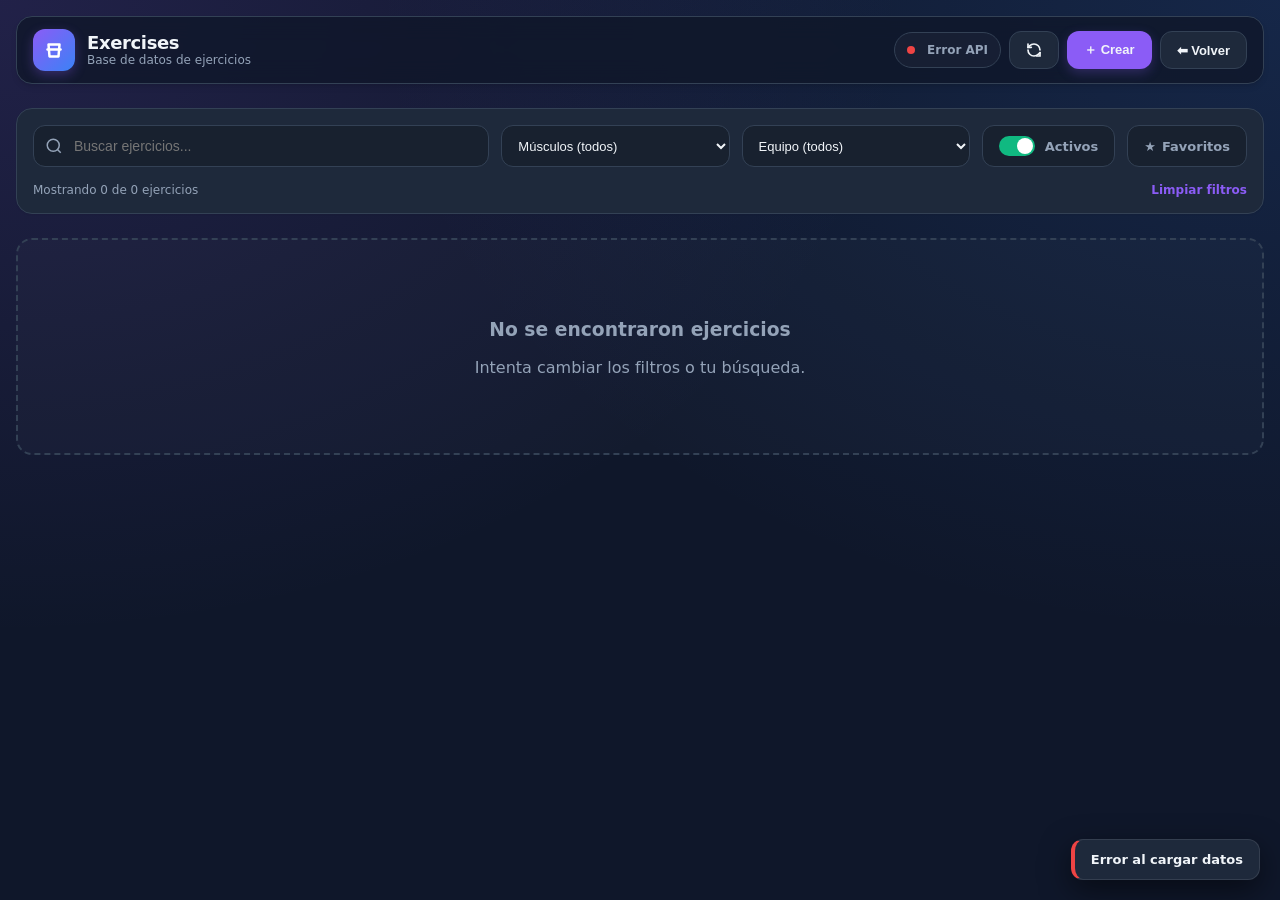
<file: ejercicios.html>
<!doctype html>
<html lang="es">
<head>
  <meta charset="UTF-8" />
  <meta name="viewport" content="width=device-width, initial-scale=1.0, maximum-scale=1.0, user-scalable=no" />
  <title>MAH FIT | Exercises</title>

  <link rel="preconnect" href="https://script.google.com" crossorigin>
  <link rel="dns-prefetch" href="https://script.google.com">

  <style>
    :root{
      --bg-body: #0f172a;
      --bg-card: #1e293b;
      --bg-card-hover: #263345;
      --surface: #1e293b;
      --border: #334155;
      --border-light: #475569;
      
      --text-main: #f1f5f9;
      --text-muted: #94a3b8;
      --text-dim: #64748b;

      --primary: #8b5cf6; /* Violet */
      --primary-hover: #7c3aed;
      --primary-glow: rgba(139, 92, 246, 0.5);

      --success: #10b981;
      --danger: #ef4444;
      --warn: #f59e0b;
      --info: #3b82f6;

      --radius-lg: 16px;
      --radius-md: 12px;
      --radius-sm: 8px;
      
      --shadow-sm: 0 1px 2px 0 rgb(0 0 0 / 0.05);
      --shadow-md: 0 4px 6px -1px rgb(0 0 0 / 0.1), 0 2px 4px -2px rgb(0 0 0 / 0.1);
      --shadow-lg: 0 10px 15px -3px rgb(0 0 0 / 0.1), 0 4px 6px -4px rgb(0 0 0 / 0.1);
      --shadow-glow: 0 0 20px rgba(139, 92, 246, 0.15);
    }

    *{box-sizing:border-box}
    html,body{height:100%}
    
    body{
      margin:0;
      font-family: ui-sans-serif, system-ui, -apple-system, BlinkMacSystemFont, "Segoe UI", Roboto, "Helvetica Neue", Arial, sans-serif;
      color: var(--text-main);
      background-color: var(--bg-body);
      background-image: 
        radial-gradient(at 0% 0%, rgba(139, 92, 246, 0.15) 0px, transparent 50%),
        radial-gradient(at 100% 0%, rgba(59, 130, 246, 0.15) 0px, transparent 50%);
      background-attachment: fixed;
      -webkit-font-smoothing: antialiased;
    }

    /* --- LAYOUT --- */
    .shell{
      max-width:1280px;
      margin:0 auto;
      padding: 16px;
      padding-bottom: 80px;
    }

    /* --- TOPBAR --- */
    .topbar{
      display:flex; flex-wrap: wrap; align-items:center; justify-content:space-between;
      gap:16px; 
      padding:12px 16px; 
      border:1px solid var(--border);
      background: rgba(15, 23, 42, 0.8);
      border-radius: var(--radius-lg);
      backdrop-filter: blur(12px);
      box-shadow: var(--shadow-md);
      position:sticky; top:16px; z-index:40;
      margin-bottom: 24px;
    }

    .brand{display:flex;align-items:center;gap:12px;}
    .logo{
      width:42px;height:42px;border-radius:12px;
      background: linear-gradient(135deg, var(--primary), #3b82f6);
      display:grid;place-items:center;
      box-shadow: 0 4px 12px rgba(139, 92, 246, 0.3);
    }
    .brand h1{font-size:18px;line-height:1.1;margin:0;font-weight:800;letter-spacing:-0.02em}
    .brand .sub{font-size:12px;color:var(--text-muted);font-weight:500}

    .actions{display:flex;align-items:center;gap:8px;flex-wrap:wrap;}

    /* --- BOTONES Y PILLS --- */
    .pill{
      display:inline-flex;align-items:center;gap:8px;
      padding:6px 12px;border-radius:99px;
      background: rgba(255,255,255,0.03);
      border:1px solid var(--border);
      color:var(--text-muted);
      font-weight:600;font-size:12px;
      height: 36px;
    }
    .dot{width:8px;height:8px;border-radius:50%;background:var(--text-dim); transition: background .3s;}
    .dot.ok{background: var(--success); box-shadow: 0 0 8px rgba(16, 185, 129, 0.4);}
    .dot.bad{background: var(--danger);}

    .btn{
      appearance:none; border:none; cursor:pointer;
      height: 38px; padding: 0 16px;
      border-radius: var(--radius-md);
      font-weight: 600; font-size: 13px;
      display:inline-flex; align-items:center; justify-content: center; gap:8px;
      color: var(--text-main);
      background: var(--surface);
      border: 1px solid var(--border);
      transition: all .2s ease;
      white-space: nowrap;
    }
    .btn:hover{background: var(--bg-card-hover); border-color: var(--border-light); transform: translateY(-1px);}
    .btn:active{transform: translateY(0);}
    
    .btn.primary{
      background: var(--primary);
      border-color: transparent;
      box-shadow: 0 4px 12px rgba(139, 92, 246, 0.25);
    }
    .btn.primary:hover{background: var(--primary-hover); box-shadow: 0 6px 16px rgba(139, 92, 246, 0.4);}
    
    .btn.danger{
      background: rgba(239, 68, 68, 0.1);
      border-color: rgba(239, 68, 68, 0.2);
      color: #fca5a5;
    }
    .btn.danger:hover{background: rgba(239, 68, 68, 0.2); border-color: rgba(239, 68, 68, 0.4);}

    .btn.icon{width: 38px; padding:0;}

    /* --- FILTROS Y CONTROLES --- */
    .panel{
      background: var(--surface);
      border: 1px solid var(--border);
      border-radius: var(--radius-lg);
      padding: 16px;
      margin-bottom: 24px;
      box-shadow: var(--shadow-sm);
    }
    .controls-row{
      display: grid; 
      grid-template-columns: 2fr 1fr 1fr auto auto; 
      gap: 12px;
      align-items: center;
    }
    @media (max-width: 900px){ .controls-row{ grid-template-columns: 1fr 1fr; } .search{grid-column: span 2} }
    @media (max-width: 600px){ .controls-row{ grid-template-columns: 1fr; } .search{grid-column: span 1} }

    .search{position:relative;}
    .search input{
      width:100%; height: 42px;
      padding: 0 12px 0 40px;
      border-radius: var(--radius-md);
      border: 1px solid var(--border);
      background: rgba(0,0,0,0.2);
      color: var(--text-main);
      font-size: 14px;
    }
    .search input:focus{outline:none; border-color: var(--primary); box-shadow: 0 0 0 2px rgba(139, 92, 246, 0.2);}
    .search svg{position:absolute; left:12px; top:50%; transform:translateY(-50%); color: var(--text-muted); pointer-events: none;}

    .select{
      height: 42px; padding: 0 12px;
      border-radius: var(--radius-md);
      border: 1px solid var(--border);
      background: rgba(0,0,0,0.2);
      color: var(--text-main);
      font-size: 13px;
      cursor: pointer;
    }
    .select:focus{outline:none; border-color: var(--primary);}

    .toggle{
      display:flex; align-items:center; gap:10px;
      height: 42px; padding: 0 16px;
      border-radius: var(--radius-md);
      border: 1px solid var(--border);
      background: rgba(0,0,0,0.2);
      cursor: pointer; user-select:none;
      transition: background .2s;
    }
    .toggle:hover{background: rgba(255,255,255,0.05);}
    .switch{
      width:36px; height:20px; border-radius:99px;
      background: var(--border);
      position:relative; transition: background .2s;
    }
    .switch:before{
      content:""; position:absolute; top:2px; left:2px;
      width:16px; height:16px; border-radius:50%;
      background: white; transition: transform .2s;
    }
    .toggle.on .switch{background: var(--success);}
    .toggle.on .switch:before{transform: translateX(16px);}
    .toggle-label{font-size: 13px; font-weight: 600; color: var(--text-muted);}

    .chip-fav{
      height: 42px; padding: 0 16px;
      border-radius: var(--radius-md);
      border: 1px solid var(--border);
      background: rgba(0,0,0,0.2);
      display: flex; align-items: center; gap: 6px;
      font-size: 13px; font-weight: 600; color: var(--text-muted);
      cursor: pointer; transition: all .2s;
    }
    .chip-fav:hover{background: rgba(255,255,255,0.05);}
    .chip-fav.on{background: rgba(245, 158, 11, 0.15); border-color: var(--warn); color: var(--warn);}

    .meta-row{display:flex;justify-content:space-between;align-items:center;margin-top:16px; font-size:12px; color:var(--text-muted);}
    .clear-filters{cursor:pointer; color: var(--primary); font-weight: 700;}
    .clear-filters:hover{text-decoration: underline;}

    /* --- GRID & CARDS --- */
    .grid{
      display: grid;
      grid-template-columns: repeat(auto-fill, minmax(260px, 1fr));
      gap: 20px;
    }

    .card{
      background: var(--bg-card);
      border: 1px solid var(--border);
      border-radius: var(--radius-lg);
      overflow: hidden;
      display: flex; flex-direction: column;
      transition: transform .2s, box-shadow .2s;
      position: relative;
    }
    .card:hover{
      transform: translateY(-4px);
      box-shadow: var(--shadow-lg);
      border-color: var(--border-light);
    }

    .thumb{
      height: 160px;
      width: 100%;
      background: #0f172a;
      position: relative;
      display: flex; align-items: center; justify-content: center;
      overflow: hidden;
    }
    .thumb img{
      width: 100%; height: 100%;
      object-fit: contain;
      padding: 10px;
      transition: transform .3s;
    }
    .card:hover .thumb img{transform: scale(1.05);}

    .status-badge{
      position: absolute; left: 10px; top: 10px;
      font-size: 10px; font-weight: 800; text-transform: uppercase;
      padding: 4px 8px; border-radius: 6px;
      background: rgba(0,0,0,0.6); backdrop-filter: blur(4px);
      color: var(--text-muted); border: 1px solid rgba(255,255,255,0.1);
    }
    .fav-btn{
      position: absolute; right: 10px; top: 10px;
      width: 32px; height: 32px; border-radius: 8px;
      background: rgba(0,0,0,0.6); backdrop-filter: blur(4px);
      border: 1px solid rgba(255,255,255,0.1);
      display: grid; place-items: center; cursor: pointer;
      color: var(--text-muted);
      transition: all .2s;
    }
    .fav-btn:hover{background: rgba(0,0,0,0.8); transform: scale(1.1);}
    .fav-btn.on{color: var(--warn); border-color: rgba(245, 158, 11, 0.3);}

    .card-body{
      padding: 16px;
      flex: 1; display: flex; flex-direction: column; gap: 8px;
    }
    .card-title{
      font-weight: 700; font-size: 15px; line-height: 1.3;
      color: var(--text-main);
      display: -webkit-box; -webkit-line-clamp: 2; -webkit-box-orient: vertical; overflow: hidden;
    }
    .tags-row{display: flex; flex-wrap: wrap; gap: 6px;}
    .tag{
      font-size: 11px; font-weight: 600;
      padding: 3px 8px; border-radius: 6px;
      background: rgba(255,255,255,0.05);
      color: var(--text-muted);
      border: 1px solid rgba(255,255,255,0.05);
    }
    
    .card-actions{
      margin-top: auto; padding-top: 12px;
      display: grid; grid-template-columns: 1fr 1fr; gap: 10px;
    }
    .action-btn{
      display: flex; align-items: center; justify-content: center; gap: 6px;
      padding: 8px; border-radius: var(--radius-sm);
      font-size: 12px; font-weight: 700; cursor: pointer;
      background: rgba(255,255,255,0.03); border: 1px solid rgba(255,255,255,0.05);
      color: var(--text-muted); transition: all .2s;
    }
    .action-btn:hover{background: rgba(255,255,255,0.08); color: var(--text-main);}
    .action-btn.edit:hover{color: var(--primary);}
    .action-btn.info:hover{color: var(--info);}

    .empty-state{
      grid-column: 1 / -1;
      text-align: center; padding: 60px 20px;
      background: rgba(255,255,255,0.02);
      border: 2px dashed var(--border);
      border-radius: var(--radius-lg);
      color: var(--text-muted);
    }

    /* --- MODAL --- */
    .backdrop{
      position:fixed; inset:0; z-index: 100;
      background: rgba(0,0,0,0.7); backdrop-filter: blur(5px);
      display: flex; align-items: center; justify-content: center;
      opacity: 0; pointer-events: none; transition: opacity .2s;
    }
    .backdrop.show{opacity: 1; pointer-events: all;}

    .modal{
      background: #1e293b;
      width: min(900px, 95vw);
      max-height: 90vh;
      border-radius: var(--radius-lg);
      border: 1px solid var(--border-light);
      box-shadow: 0 25px 50px -12px rgba(0,0,0,0.5);
      display: flex; flex-direction: column;
      overflow: hidden;
      transform: scale(0.95); transition: transform .2s;
    }
    .backdrop.show .modal{transform: scale(1);}

    .modal-head{
      padding: 16px 20px; border-bottom: 1px solid var(--border);
      display: flex; justify-content: space-between; align-items: center;
      background: rgba(30, 41, 59, 0.95);
    }
    .modal-title{font-size: 18px; font-weight: 700;}
    
    .modal-body{
      overflow-y: auto; padding: 20px;
      display: grid; grid-template-columns: 1fr 1.2fr; gap: 24px;
    }
    @media(max-width: 768px){ .modal-body{grid-template-columns: 1fr;} }

    .preview-box{
      background: #0f172a; border-radius: var(--radius-lg);
      border: 1px solid var(--border);
      min-height: 250px; display: flex; align-items: center; justify-content: center;
      position: relative; overflow: hidden;
    }
    .preview-box img{max-width: 100%; max-height: 400px; object-fit: contain;}
    .preview-placeholder{color: var(--text-dim); text-align: center; font-size: 13px; font-weight: 600;}

    .form-col{display: flex; flex-direction: column; gap: 16px;}
    .form-group{display: flex; flex-direction: column; gap: 6px;}
    .form-group label{font-size: 12px; font-weight: 700; color: var(--text-muted); text-transform: uppercase;}
    .form-hint{font-size: 11px; color: var(--text-dim); margin-top: 4px;}
    
    .inp{
      width: 100%; padding: 10px 12px;
      border-radius: var(--radius-md);
      background: rgba(0,0,0,0.2);
      border: 1px solid var(--border);
      color: var(--text-main); font-size: 14px;
    }
    .inp:focus{outline: none; border-color: var(--primary); box-shadow: 0 0 0 2px rgba(139, 92, 246, 0.15);}
    .inp:disabled{opacity: 0.6; cursor: not-allowed;}
    textarea.inp{resize: vertical; min-height: 80px;}

    .row-2{display: grid; grid-template-columns: 1fr 1fr; gap: 16px;}

    .modal-foot{
      padding: 16px 20px; border-top: 1px solid var(--border);
      display: flex; justify-content: flex-end; gap: 12px;
      background: var(--surface);
    }

    /* --- DELETE MODAL --- */
    #deleteChoice{z-index: 150;}
    .modal-sm{width: min(400px, 90vw); max-height: auto;}

  </style>
</head>
<body>
  
  <div class="shell">
    <div class="topbar">
      <div class="brand">
        <div class="logo">
          <svg width="24" height="24" viewBox="0 0 24 24" fill="none" stroke="white" stroke-width="2.5" stroke-linecap="round" stroke-linejoin="round">
            <path d="M6.5 6.5h11l-1 12h-9l-1-12Z"/>
            <path d="M5.5 11.5h13"/>
          </svg>
        </div>
        <div>
          <h1>Exercises</h1>
          <div class="sub">Base de datos de ejercicios</div>
        </div>
      </div>

      <div class="actions">
        <div class="pill" title="Estado conexión">
          <span id="connDot" class="dot"></span>
          <span id="connText" style="margin-left:4px">...</span>
        </div>

        <button class="btn" id="btnReload" type="button" title="Recargar">
          <svg width="16" height="16" viewBox="0 0 24 24" fill="none" stroke="currentColor" stroke-width="2.5" stroke-linecap="round"><path d="M21 12a9 9 0 0 0-9-9 9.75 9.75 0 0 0-6.74 2.74L3 8"/><path d="M3 3v5h5"/><path d="M3 12a9 9 0 0 0 9 9 9.75 9.75 0 0 0 6.74-2.74L21 16"/><path d="M16 21h5v-5"/></svg>
        </button>

        <button class="btn primary" id="btnCreate" type="button">
          <span>＋ Crear</span>
        </button>

        <button class="btn" id="btnBack" type="button">
          <span>⬅ Volver</span>
        </button>
      </div>
    </div>

    <div class="panel">
      <div class="controls-row">
        <div class="search">
          <svg width="18" height="18" viewBox="0 0 24 24" fill="none" stroke="currentColor" stroke-width="2">
            <circle cx="11" cy="11" r="8"></circle>
            <line x1="21" y1="21" x2="16.65" y2="16.65"></line>
          </svg>
          <input id="q" type="text" placeholder="Buscar ejercicios..." autocomplete="off">
        </div>

        <select id="selMusculo" class="select"><option value="">Músculos (todos)</option></select>
        <select id="selMaq" class="select"><option value="">Equipo (todos)</option></select>

        <div id="togActivos" class="toggle on" title="Mostrar sólo activos">
          <div class="switch"></div>
          <span class="toggle-label">Activos</span>
        </div>

        <div id="chipFavs" class="chip-fav" title="Mostrar favoritos">
          <span>★</span> Favoritos
        </div>
      </div>

      <div class="meta-row">
        <div id="metaLeft">Cargando...</div>
        <div class="clear-filters" id="btnClear">Limpiar filtros</div>
      </div>
    </div>

    <div id="grid" class="grid"></div>
    <div id="empty" class="empty-state" style="display:none">
      <h3>No se encontraron ejercicios</h3>
      <p>Intenta cambiar los filtros o tu búsqueda.</p>
    </div>
  </div>

  <div id="bd" class="backdrop" role="dialog" aria-modal="true" aria-hidden="true">
    <div class="modal">
      <div class="modal-head">
        <div class="modal-title" id="mTitle">Detalle</div>
        <button class="btn icon" id="mClose" type="button">✕</button>
      </div>

      <div class="modal-body">
        <div class="preview-box">
          <span class="status-badge" id="mBadge" style="top:15px; left:15px; z-index:2;">—</span>
          <img id="mImg" alt="" style="display:none" />
          <div id="mImgEmpty" class="preview-placeholder">
            <svg width="40" height="40" viewBox="0 0 24 24" fill="none" stroke="currentColor" stroke-width="1" style="opacity:0.5; margin-bottom:10px; display:block; margin: 0 auto 10px;">
              <rect x="3" y="3" width="18" height="18" rx="2" ry="2"/>
              <circle cx="8.5" cy="8.5" r="1.5"/>
              <polyline points="21 15 16 10 5 21"/>
            </svg>
            Sin imagen disponible
          </div>
        </div>

        <div class="form-col">
          <div class="row-2">
            <div class="form-group">
              <label>ID</label>
              <input id="fExId" class="inp" placeholder="(Auto)" disabled />
            </div>
            <div class="form-group">
              <label>Estado</label>
              <select id="fActivo" class="inp">
                <option value="1">Activo</option>
                <option value="0">Inactivo</option>
              </select>
            </div>
          </div>

          <div class="form-group">
            <label>Nombre *</label>
            <input id="fNombre" class="inp" placeholder="Ej: Press Banca" />
          </div>

          <div class="row-2">
            <div class="form-group">
              <label>Músculo</label>
              <input id="fMusculo" class="inp" placeholder="Ej: Pectoral" />
            </div>
            <div class="form-group">
              <label>Equipo</label>
              <input id="fMaq" class="inp" placeholder="Ej: Barra" />
            </div>
          </div>

          <div class="form-group">
            <label>URL Imagen / GIF</label>
            <input id="fMediaUrl" class="inp" placeholder="https://..." />
            <input id="fMediaUrlGif" class="inp" placeholder="GIF (opcional)" style="margin-top:6px; font-size:12px;" />
          </div>

          <div class="form-group">
            <label>Técnica / Notas</label>
            <textarea id="fTecnica" class="inp" placeholder="Tips de ejecución..."></textarea>
          </div>

          <div class="form-group">
            <label>Etiquetas</label>
            <input id="fTags" class="inp" placeholder="fuerza, empuje, aislamiento..." />
          </div>
          
          <div class="form-hint" id="mInfoHint" style="text-align:right;">Modo lectura</div>
        </div>
      </div>

      <div class="modal-foot">
        <button class="btn danger" id="btnDelete" type="button" style="display:none">Eliminar</button>
        <button class="btn" id="btnEditMode" type="button">✎ Modificar</button>
        <button class="btn primary" id="btnSave" type="button" disabled>Guardar Cambios</button>
      </div>
    </div>
  </div>

  <div id="deleteChoice" class="backdrop">
    <div class="modal modal-sm">
      <div class="modal-head">
        <div class="modal-title">Eliminar Ejercicio</div>
        <button class="btn icon" id="dcClose" type="button">✕</button>
      </div>
      <div style="padding: 20px; color: var(--text-muted); font-size:14px; line-height:1.5;">
        <p>¿Qué acción deseas realizar con el ejercicio <strong id="dcId" style="color:white"></strong>?</p>
        <ul style="margin-left: 10px; margin-top:10px; font-size:13px;">
          <li><b>Desactivar:</b> Se oculta pero permanece en la base de datos (Recomendado).</li>
          <li><b>Eliminar Definitivo:</b> Se borra la fila permanentemente.</li>
        </ul>
      </div>
      <div class="modal-foot">
        <button class="btn" id="dcCancel" type="button">Cancelar</button>
        <button class="btn danger" id="dcSoft" type="button">Desactivar</button>
        <button class="btn danger" id="dcHard" type="button" style="background:rgba(239,68,68,0.2); border:1px solid rgba(239,68,68,0.5);">Borrar Todo</button>
      </div>
    </div>
  </div>

  <div id="toast" style="position:fixed; right:20px; bottom:20px; z-index:200; display:flex; flex-direction:column; gap:10px;"></div>

  <script src="./assets/app.js" onerror="console.warn('assets/app.js no cargó (revisa la ruta)')"></script>

  <script>
  (function(){
    // ========= API bootstrap =========
    const API_FALLBACK = "https://script.google.com/macros/s/AKfycbx99LACgt3sDvAu0AOgEGeoMF4LY_smFnmfc4ghTCilEB6BGxrVXeicd-F-ENExZKRq/exec";

    function getApiUrl(){
      try{
        if (typeof API_URL !== "undefined" && String(API_URL||"").includes("/exec")) return API_URL; 
      }catch(e){}
      const w = (window.API_URL || window.__API_URL__ || "");
      if (w && String(w).includes("/exec")) return w;
      return API_FALLBACK;
    }

    if (typeof apiGet !== "function") {
      window.apiGet = async function(resource){
        const base = getApiUrl();
        const url = `${base}?resource=${encodeURIComponent(resource)}&_=${Date.now()}`;
        const r = await fetch(url, { method:"GET", cache:"no-store" });
        const t = await r.text();
        let j=null; try{ j=JSON.parse(t); }catch(e){ j={ok:false,error:"Respuesta no JSON",raw:t}; }
        if(!r.ok) throw new Error(j.error || `HTTP ${r.status}`);
        if(j && j.ok===false) throw new Error(j.error || "API error");
        return j;
      };
      window.apiPost = async function(resource, data){
        const base = getApiUrl();
        const body = { resource: String(resource||"").toUpperCase(), data: data||{} };
        const r = await fetch(base, {
          method:"POST",
          headers:{ "Content-Type":"text/plain;charset=utf-8" },
          body: JSON.stringify(body)
        });
        const t = await r.text();
        let j; try{ j=JSON.parse(t); }catch(e){ console.error("API RAW:", t); throw new Error("Respuesta API no JSON"); }
        if(!j.ok) throw new Error(j.error || "API error");
        return j;
      };
    }

    try{ if (typeof window.__mahfitReleaseDOMContentLoaded === "function") window.__mahfitReleaseDOMContentLoaded(); }catch(e){}

    // ========= Page logic =========
    let ALL = [];
    let VIEW = [];
    const FAV_KEY = "mahfit_exercises_favs_v1";
    const sel = (q) => document.querySelector(q);

    const elGrid = sel("#grid");
    const elEmpty = sel("#empty");
    const elQ = sel("#q");
    const elMus = sel("#selMusculo");
    const elMaq = sel("#selMaq");
    const elToggle = sel("#togActivos");
    const elChipFavs = sel("#chipFavs");
    const elMeta = sel("#metaLeft");

    const elDot = sel("#connDot");
    const elConn = sel("#connText");

    const bd = sel("#bd");
    const mTitle = sel("#mTitle");
    const mClose = sel("#mClose");
    const mImg = sel("#mImg");
    const mImgEmpty = sel("#mImgEmpty");
    const mBadge = sel("#mBadge");
    const mInfoHint = sel("#mInfoHint");

    const fExId = sel("#fExId");
    const fNombre = sel("#fNombre");
    const fMusculo = sel("#fMusculo");
    const fMaq = sel("#fMaq");
    const fMediaUrl = sel("#fMediaUrl");
    const fMediaUrlGif = sel("#fMediaUrlGif");
    const fTecnica = sel("#fTecnica");
    const fTags = sel("#fTags");
    const fActivo = sel("#fActivo");

    const btnCreate = sel("#btnCreate");
    const btnReload = sel("#btnReload");
    const btnClear = sel("#btnClear");

    const btnEditMode = sel("#btnEditMode");
    const btnSave = sel("#btnSave");
    const btnDelete = sel("#btnDelete");

    let modalMode = "info";
    let current = null;

    function getFavs(){
      try{ return JSON.parse(localStorage.getItem(FAV_KEY) || "[]") || []; }catch(e){ return []; }
    }
    function setFavs(arr){ localStorage.setItem(FAV_KEY, JSON.stringify(arr||[])); }
    function isFav(exId){ return getFavs().includes(String(exId||"")); }
    function toggleFav(exId){
      exId = String(exId||"");
      const favs = getFavs();
      const idx = favs.indexOf(exId);
      if(idx >= 0) favs.splice(idx,1);
      else favs.unshift(exId);
      setFavs(favs.slice(0,200));
    }

    function norm(s){ return String(s||"").trim(); }
    function lower(s){ return norm(s).toLowerCase(); }
    function boolish(v){ return String(v) === "1" || v === 1 || v === true || String(v).toLowerCase()==="true"; }
    function pickMedia(e){
      const gif = norm(e && (e.mediaUrlGif || e.mediaUrlGIF) || "");
      const img = norm(e && e.mediaUrl || "");
      return gif || img;
    }
    function escapeHtml(s){
      return String(s||"")
        .replaceAll("&","&amp;")
        .replaceAll("<","&lt;")
        .replaceAll(">","&gt;")
        .replaceAll('"',"&quot;")
        .replaceAll("'","&#039;");
    }
    function uniqSorted(arr){
      const set = new Set(arr.filter(Boolean).map(v=>String(v).trim()).filter(Boolean));
      return Array.from(set).sort((a,b)=>a.localeCompare(b,"es"));
    }
    function setConn(ok, msg){
      if(!elDot || !elConn) return;
      elDot.classList.remove("ok","bad");
      elDot.classList.add(ok ? "ok" : "bad");
      elConn.textContent = msg || (ok ? "Conectado" : "Offline");
    }
    
    function showToast(msg, kind){
      const host = document.getElementById("toast");
      if(!host) return;
      const el = document.createElement("div");
      const k = (kind||"ok");
      
      // Styling toast in JS to ensure it works
      el.style.padding = "12px 16px";
      el.style.borderRadius = "12px";
      el.style.fontWeight = "600";
      el.style.fontSize = "13px";
      el.style.border = "1px solid rgba(255,255,255,0.1)";
      el.style.background = "#1e293b";
      el.style.color = "#f1f5f9";
      el.style.boxShadow = "0 10px 30px rgba(0,0,0,0.5)";
      
      if(k==="bad") { el.style.borderLeft = "4px solid #ef4444"; }
      else if(k==="warn") { el.style.borderLeft = "4px solid #f59e0b"; }
      else { el.style.borderLeft = "4px solid #10b981"; }

      el.textContent = msg;
      host.appendChild(el);
      
      // Animations
      el.animate([{opacity:0, transform:'translateY(20px)'}, {opacity:1, transform:'translateY(0)'}], {duration:200});

      setTimeout(()=>{ 
        const anim = el.animate([{opacity:1}, {opacity:0, transform:'translateY(10px)'}], {duration:200});
        anim.onfinish = () => { try{ host.removeChild(el); }catch(e){} };
      }, 2500);
    }

    function setEditEnabled(on){
      lockForm(!on);
      btnSave.disabled = !on;
      btnSave.style.opacity = on ? "1" : "0.5";
      btnSave.style.cursor = on ? "pointer" : "not-allowed";
      try{
        const id = String((current && current.exId) || "");
        const canDelete = /^EX_/i.test(id);
        btnDelete.style.display = (on && canDelete) ? "" : "none";
      }catch(e){}
      mInfoHint.textContent = on ? "Modo: Edición" : "Modo: Lectura";
      mInfoHint.style.color = on ? "var(--warn)" : "var(--text-dim)";
    }

    async function load(){
      setConn(false, "Cargando...");
      try{
        const res = await apiGet("EXERCISES");
        const arr = res.exercises || res.EXERCISES || res.data || [];
        ALL = Array.isArray(arr) ? arr : [];
        setConn(true, `En línea (${ALL.length})`);
        buildFilters();
        apply();
      } catch(err){
        console.error(err);
        setConn(false, "Error API");
        ALL = [];
        buildFilters();
        apply();
        showToast("Error al cargar datos", "bad");
      }
    }

    function buildFilters(){
      const muscles = uniqSorted(ALL.map(x=>norm(x.musculo)));
      const maqs = uniqSorted(ALL.map(x=>norm(x.maq)));
      const curM = elMus.value;
      const curQ = elMaq.value;

      elMus.innerHTML = '<option value="">Músculos (todos)</option>' + muscles.map(m=>`<option value="${escapeHtml(m)}">${escapeHtml(m)}</option>`).join("");
      elMaq.innerHTML = '<option value="">Equipo (todos)</option>' + maqs.map(m=>`<option value="${escapeHtml(m)}">${escapeHtml(m)}</option>`).join("");

      if(muscles.includes(curM)) elMus.value = curM;
      if(maqs.includes(curQ)) elMaq.value = curQ;
    }

    function apply(){
      const q = lower(elQ.value);
      const mus = norm(elMus.value);
      const maq = norm(elMaq.value);
      const onlyActives = elToggle.classList.contains("on");
      const onlyFavs = elChipFavs.classList.contains("on");

      VIEW = ALL.filter(e => {
        if(onlyActives && !boolish(e.activo)) return false;
        if(onlyFavs && !isFav(e.exId)) return false;
        if(mus && norm(e.musculo) !== mus) return false;
        if(maq && norm(e.maq) !== maq) return false;

        if(!q) return true;
        const hay = [e.exId, e.nombre, e.musculo, e.maq, e.tags, e.tecnica].map(lower).join(" · ");
        return hay.includes(q);
      });

      render();
      elMeta.textContent = `Mostrando ${VIEW.length} de ${ALL.length} ejercicios`;
    }

    function render(){
      elGrid.innerHTML = "";
      elEmpty.style.display = VIEW.length ? "none" : "block";
      if(!VIEW.length) return;

      const frag = document.createDocumentFragment();
      for(const e of VIEW){
        const card = document.createElement("div");
        card.className = "card";

        const media = pickMedia(e);
        const mus = norm(e.musculo) || "—";
        const maq = norm(e.maq) || "—";
        const act = boolish(e.activo);
        const favOn = isFav(e.exId);
        
        // Tags rendering
        let tagsHtml = `<span class="tag">${escapeHtml(mus)}</span><span class="tag">${escapeHtml(maq)}</span>`;

        card.innerHTML = `
          <div class="thumb">
            ${!act ? '<div class="status-badge" style="background:#ef4444; color:white;">Inactivo</div>' : ''}
            <div class="fav-btn ${favOn ? "on" : ""}" data-fav="${escapeHtml(e.exId)}" title="${favOn ? "Quitar de favoritos" : "Añadir a favoritos"}">
              <svg width="18" height="18" viewBox="0 0 24 24" fill="${favOn ? "currentColor" : "none"}" stroke="currentColor" stroke-width="2">
                <path d="M12 2l3.09 6.26L22 9.27l-5 4.87 1.18 6.88L12 17.77l-6.18 3.25L7 14.14 2 9.27l6.91-1.01L12 2z"/>
              </svg>
            </div>
            ${media ? `<img loading="lazy" alt="${escapeHtml(e.nombre)}" src="${escapeHtml(media)}" />` : `<div style="color:#475569; font-size:12px;">Sin Imagen</div>`}
          </div>
          <div class="card-body">
            <div class="card-title">${escapeHtml(e.nombre || "Sin nombre")}</div>
            <div class="tags-row">${tagsHtml}</div>
            <div class="card-actions">
               <div class="action-btn info" data-info="${escapeHtml(e.exId)}">
                 <svg width="14" height="14" viewBox="0 0 24 24" fill="none" stroke="currentColor" stroke-width="2"><circle cx="12" cy="12" r="10"/><line x1="12" y1="16" x2="12" y2="12"/><line x1="12" y1="8" x2="12.01" y2="8"/></svg>
                 Detalle
               </div>
               <div class="action-btn edit" data-edit="${escapeHtml(e.exId)}">
                 <svg width="14" height="14" viewBox="0 0 24 24" fill="none" stroke="currentColor" stroke-width="2"><path d="M11 4H4a2 2 0 0 0-2 2v14a2 2 0 0 0 2 2h14a2 2 0 0 0 2-2v-7"/><path d="M18.5 2.5a2.121 2.121 0 0 1 3 3L12 15l-4 1 1-4 9.5-9.5z"/></svg>
                 Editar
               </div>
            </div>
          </div>
        `;
        frag.appendChild(card);
      }
      elGrid.appendChild(frag);
    }

    function openModal(mode, ex){
      modalMode = mode;
      current = ex || null;

      bd.classList.add("show");
      bd.setAttribute("aria-hidden","false");

      if(mode === "create"){
        mTitle.textContent = "Nuevo Ejercicio";
        setEditEnabled(true);
        btnDelete.style.display = "none";
        fillForm({ exId:"", nombre:"", musculo:"", maq:"", mediaUrl:"", mediaUrlGif:"", tecnica:"", tags:"", activo:1 });
        setMediaPreview("");
        lockForm(false);
        mBadge.textContent = "Nuevo";
      } else if(mode === "edit"){
        mTitle.textContent = "Editar Ejercicio";
        setEditEnabled(true);
        btnDelete.style.display = "";
        fillForm(ex);
        setMediaPreview(pickMedia(ex));
        lockForm(false);
        mBadge.textContent = `${norm(ex && ex.musculo) || "—"}`;
      } else {
        mTitle.textContent = "Detalle del Ejercicio";
        setEditEnabled(false);
        btnDelete.style.display = "none";
        fillForm(ex);
        setMediaPreview(pickMedia(ex));
        lockForm(true);
        mBadge.textContent = `${norm(ex && ex.musculo) || "—"}`;
      }
    }

    function closeModal(){
      bd.classList.remove("show");
      bd.setAttribute("aria-hidden","true");
      current = null;
      modalMode = "info";
    }

    function lockForm(lock){
      const els = [fExId,fNombre,fMusculo,fMaq,fMediaUrl,fMediaUrlGif,fTecnica,fTags,fActivo];
      for(const el of els) el.disabled = lock;
    }

    function fillForm(ex){
      ex = ex || {};
      fExId.value = norm(ex.exId);
      fNombre.value = norm(ex.nombre);
      fMusculo.value = norm(ex.musculo);
      fMaq.value = norm(ex.maq);
      fMediaUrl.value = norm(ex.mediaUrl);
      fMediaUrlGif.value = norm(ex.mediaUrlGif || ex.mediaUrlGIF);
      fTecnica.value = norm(ex.tecnica);
      fTags.value = norm(ex.tags);
      fActivo.value = boolish(ex.activo) ? "1" : "0";
    }

    function setMediaPreview(url){
      url = norm(url);
      if(url){
        mImg.src = url;
        mImg.style.display = "";
        mImgEmpty.style.display = "none";
      } else {
        mImg.removeAttribute("src");
        mImg.style.display = "none";
        mImgEmpty.style.display = "";
      }
    }

    function readForm(){
      return {
        exId: norm(fExId.value),
        nombre: norm(fNombre.value),
        musculo: norm(fMusculo.value),
        maq: norm(fMaq.value),
        mediaUrl: norm(fMediaUrl.value),
        mediaUrlGif: norm(fMediaUrlGif.value),
        tecnica: norm(fTecnica.value),
        tags: norm(fTags.value),
        activo: Number(fActivo.value || 1) ? 1 : 0
      };
    }

    async function save(){
      const payload = readForm();
      if(!payload.nombre){
        showToast("El nombre es obligatorio", "bad");
        return;
      }

      btnSave.disabled = true;
      btnSave.textContent = "Guardando..."; 
      showToast("Guardando cambios...", "warn");
      try{
        await apiPost("EXERCISES", payload);
        showToast("Guardado correctamente", "ok");
        await load();
        const refreshed = ALL.find(x => String(x.exId||"") === String(payload.exId|| (current?current.exId:"")));
        if(refreshed){ current = refreshed; fillForm(refreshed); setMediaPreview(pickMedia(refreshed)); }
        setEditEnabled(false);
      } catch(err){
        console.error(err);
        showToast("Error al guardar", "bad");
      } finally {
        btnSave.disabled = false;
        btnSave.textContent = "Guardar Cambios";
      }
    }

    async function softDelete(){
      if(!current) return;
      const id = String(current.exId||"");
      
      const prevTxt = btnDelete.textContent;
      btnDelete.disabled = true;
      showToast("Desactivando...", "warn");

      try{
        await apiPost("EXERCISES", { exId: current.exId, activo: 0 });
        await load();
        const refreshed = ALL.find(x => String(x.exId||"") === String(id));
        if(refreshed){
          current = refreshed;
          fillForm(refreshed);
          setMediaPreview(pickMedia(refreshed));
        }
        showToast("Ejercicio desactivado", "ok");
        setEditEnabled(false);

      } catch(err){
        console.error(err);
        showToast("Error al desactivar", "bad");
      } finally {
        btnDelete.disabled = false;
        btnDelete.textContent = prevTxt;
      }
    }

    async function hardDelete(){
      if(!current) return;
      const id = String(current.exId||"");
      
      showToast("Eliminando...", "warn");
      btnDelete.disabled = true;
      try{
        await apiPost("EXERCISES_HARD_DELETE", { exId: id });
        showToast("Eliminado definitivamente", "ok");
        closeModal();
        await load();
      }catch(err){
        console.error(err);
        showToast("Error al eliminar", "bad");
      }finally{
        btnDelete.disabled = false;
      }
    }

    function openDeleteChoice(){
      if(!current) return;
      const id = String(current.exId||"");
      if(!/^EX_/i.test(id)){
        showToast("Ejercicio protegido (Base Original)", "bad");
        return;
      }
      const dc = document.getElementById("deleteChoice");
      const dcId = document.getElementById("dcId");
      if(dcId) dcId.textContent = current.nombre || id;
      if(dc){
        dc.classList.add("show");
      }
    }

    function closeDeleteChoice(){
      const dc = document.getElementById("deleteChoice");
      if(dc) dc.classList.remove("show");
    }

    // ========= Events =========
    elQ.addEventListener("input", () => apply());
    elMus.addEventListener("change", () => apply());
    elMaq.addEventListener("change", () => apply());

    elToggle.addEventListener("click", () => {
      elToggle.classList.toggle("on");
      apply();
    });

    elChipFavs.addEventListener("click", () => {
      elChipFavs.classList.toggle("on");
      apply();
    });

    btnClear.addEventListener("click", () => {
      elQ.value = "";
      elMus.value = "";
      elMaq.value = "";
      elChipFavs.classList.remove("on");
      elToggle.classList.add("on");
      apply();
    });

    if(btnReload) btnReload.addEventListener("click", load);
    if(btnCreate) btnCreate.addEventListener("click", () => openModal("create"));

    const btnBack = document.getElementById("btnBack");
    if(btnBack){
      btnBack.addEventListener("click", () => {
        window.location.href = "./rutinas.html";
      });
    }

    mClose.addEventListener("click", closeModal);
    bd.addEventListener("click", (e) => { if(e.target === bd) closeModal(); });
    window.addEventListener("keydown", (e) => { if(e.key === "Escape" && bd.classList.contains("show")) closeModal(); });

    fMediaUrl.addEventListener("input", () => setMediaPreview(norm(fMediaUrlGif.value) || norm(fMediaUrl.value)));
    fMediaUrlGif.addEventListener("input", () => setMediaPreview(norm(fMediaUrlGif.value) || norm(fMediaUrl.value)));

    btnEditMode.addEventListener("click", () => { if(!bd.classList.contains("show")) return; setEditEnabled(true); });
    btnSave.addEventListener("click", save);
    btnDelete.addEventListener("click", openDeleteChoice);

    // Bind Delete Choice Buttons
    const dcClose = document.getElementById("dcClose");
    const dcCancel = document.getElementById("dcCancel");
    const dcSoft = document.getElementById("dcSoft");
    const dcHard = document.getElementById("dcHard");
    const dc = document.getElementById("deleteChoice");

    if(dcClose) dcClose.addEventListener("click", closeDeleteChoice);
    if(dcCancel) dcCancel.addEventListener("click", closeDeleteChoice);
    if(dcSoft) dcSoft.addEventListener("click", async ()=>{ closeDeleteChoice(); await softDelete(); });
    if(dcHard) dcHard.addEventListener("click", async ()=>{ closeDeleteChoice(); await hardDelete(); });
    if(dc) dc.addEventListener("click", (e)=>{ if(e.target === dc) closeDeleteChoice(); });

    elGrid.addEventListener("click", (e) => {
      const t = e.target;
      const favBtn = t.closest(".fav-btn");
      if(favBtn){
        e.stopPropagation();
        const id = favBtn.getAttribute("data-fav");
        toggleFav(id);
        apply();
        return;
      }
      const info = t.closest("[data-info]");
      if(info){
        const id = info.getAttribute("data-info");
        const ex = ALL.find(x => String(x.exId||"") === String(id));
        if(ex) openModal("info", ex);
        return;
      }
      const edit = t.closest("[data-edit]");
      if(edit){
        const id = edit.getAttribute("data-edit");
        const ex = ALL.find(x => String(x.exId||"") === String(id));
        if(ex) openModal("edit", ex);
        return;
      }
      // Click en la carta entera abre info (opcional, pero buena UX)
      if(t.closest(".card")){
        // Busca si es click en carta pero no en botón
         const card = t.closest(".card");
         const editBtn = card.querySelector("[data-edit]");
         if(editBtn){
             const id = editBtn.getAttribute("data-edit");
             const ex = ALL.find(x => String(x.exId||"") === String(id));
             if(ex) openModal("info", ex);
         }
      }
    });

    // ========= Init =========
    try{ load(); }catch(err){ console.error(err); setConn(false, "Error JS"); }
  })();
  </script>
</body>
</html>
</file>
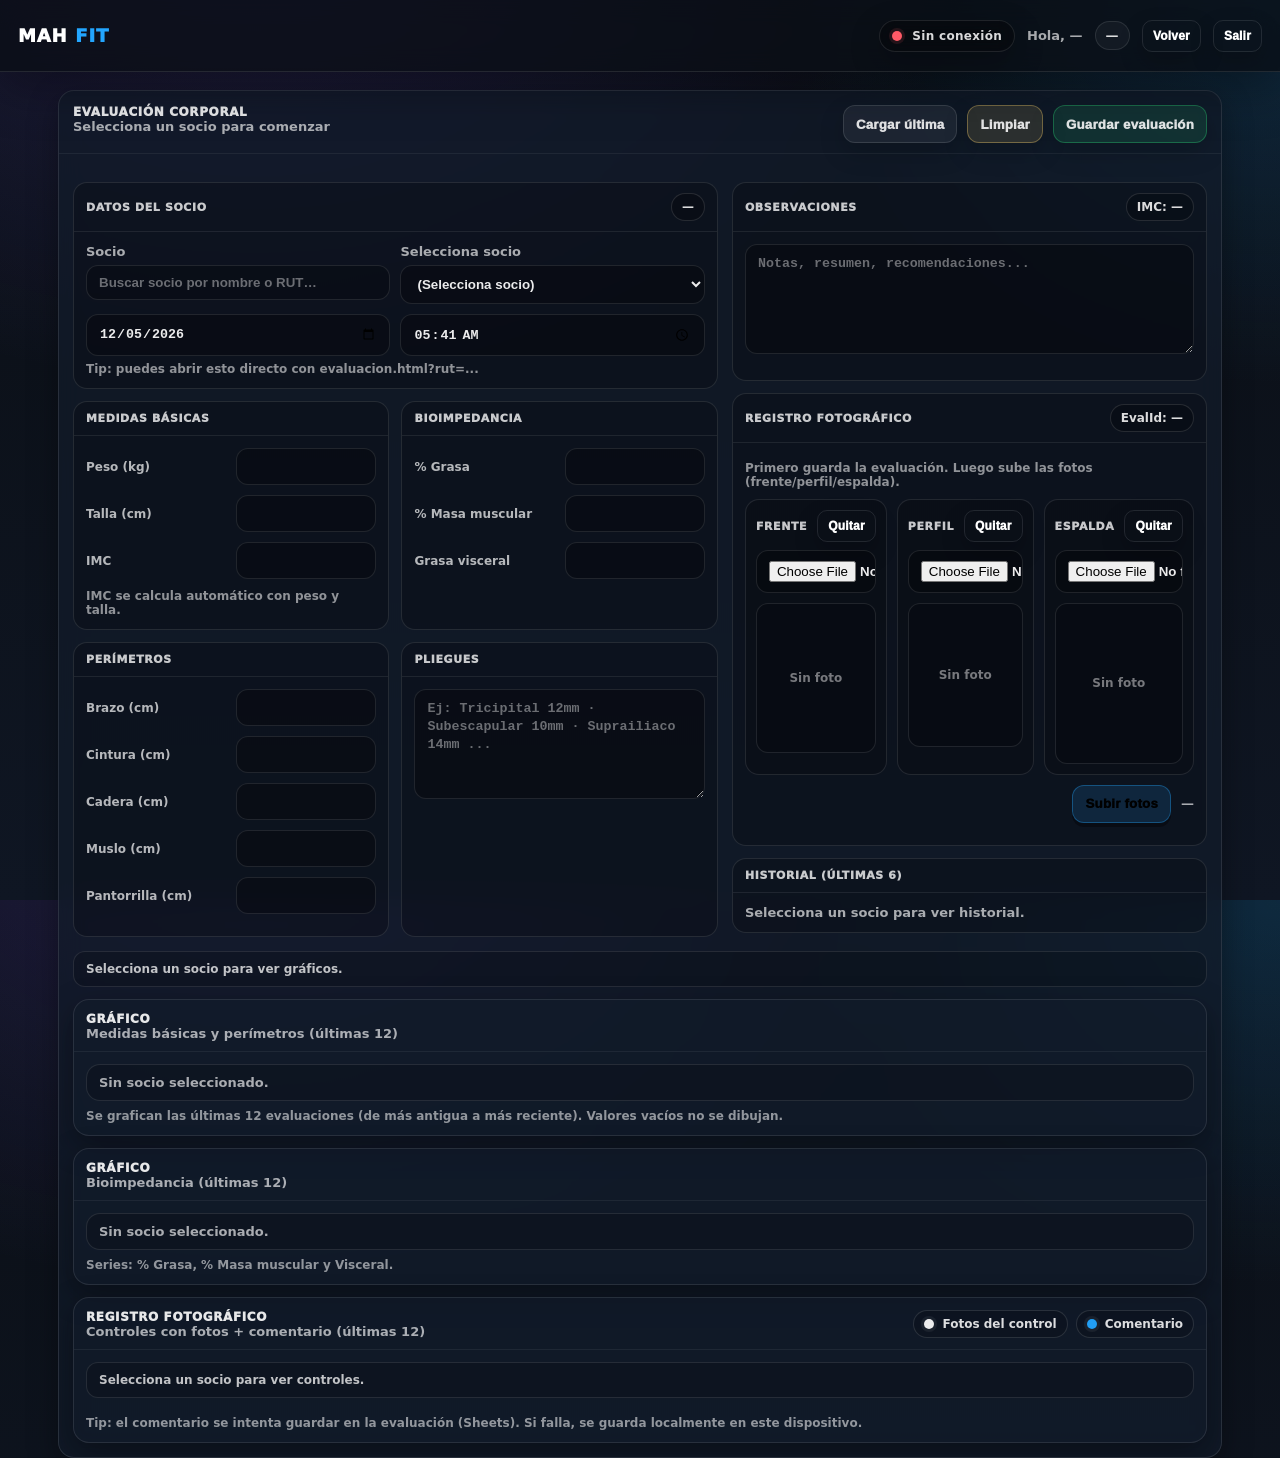
<file: evaluacion.html>
<!doctype html>
<html lang="es">
<head>
  <meta charset="UTF-8" />
  <meta name="viewport" content="width=device-width, initial-scale=1.0"/>
  <title>MAH FIT | Evaluación</title>
  <link rel="stylesheet" href="assets/styles.css"/>

  <style>
    :root{
      --bg0:#0a0e14;
      --bg1:#0f1623;
      --card:#121b2a;
      --line:rgba(255,255,255,.10);
      --txt:rgba(255,255,255,.88);
      --mut:rgba(255,255,255,.65);
      --ok:#2bd576;
      --warn:#ffd36e;
      --bad:#ff5a67;
      --pri:#7c5cff;
      --pri2:#23a6ff;
      --shadow:0 10px 30px rgba(0,0,0,.35);
      --radius:16px;
    }

    body{
      margin:0;
      font-family: ui-sans-serif, system-ui, -apple-system, Segoe UI, Roboto, Arial;
      background: radial-gradient(1200px 800px at 20% -10%, rgba(124,92,255,.20), transparent 60%),
                  radial-gradient(900px 700px at 100% 0%, rgba(35,166,255,.18), transparent 55%),
                  linear-gradient(180deg, var(--bg0), var(--bg1));
      color: var(--txt);
      min-height:100vh;
    }

    .topbar{
      position: sticky;
      top:0;
      z-index: 5;
      display:flex;
      align-items:center;
      justify-content:space-between;
      padding:14px 18px;
      border-bottom: 1px solid var(--line);
      background: rgba(10,14,20,.75);
      backdrop-filter: blur(12px);
    }
    .brand{ display:flex; gap:8px; align-items:baseline; letter-spacing:.7px; font-weight: 1000; user-select:none; }
    .brand .mah{ color:#fff; }
    .brand .fit{ color: var(--pri2); }

    .nav-right{
      display:flex;
      align-items:center;
      gap:12px;
      color: var(--mut);
      font-weight: 800;
      font-size: 13px;
      flex-wrap:wrap;
      justify-content:flex-end;
    }
    .badge{
      padding:6px 10px;
      border-radius:999px;
      border:1px solid var(--line);
      background: rgba(255,255,255,.04);
      color: rgba(255,255,255,.86);
      font-weight: 900;
      letter-spacing:.4px;
    }

    .db-indicator{
      display:inline-flex;
      align-items:center;
      gap:10px;
      padding:8px 12px;
      border-radius:999px;
      border:1px solid var(--line);
      background: rgba(0,0,0,.25);
      backdrop-filter: blur(10px);
    }
    .db-dot{
      width:10px; height:10px; border-radius:999px;
      background: rgba(255,255,255,.45);
      box-shadow: 0 0 0 3px rgba(255,255,255,.06);
    }
    .db-dot.connected{ background: var(--ok); box-shadow:0 0 0 3px rgba(43,213,118,.12); }
    .db-dot.error{ background: var(--bad); box-shadow:0 0 0 3px rgba(255,90,103,.12); }
    .db-dot.connecting{
      background: rgba(255,255,255,.35);
      box-shadow:0 0 0 3px rgba(255,255,255,.08);
      animation: dbPulse 1.0s ease-in-out infinite;
    }
    @keyframes dbPulse{ 0%,100%{ transform:scale(1); opacity:.75; } 50%{ transform:scale(1.25); opacity:1; } }
    .db-text{ font-size:12px; font-weight:900; color: rgba(255,255,255,.85); letter-spacing:.3px; white-space:nowrap; }

    .wrap{ max-width: 1200px; margin: 18px auto 60px; padding: 0 18px; }

    .card{
      background: rgba(18,27,42,.75);
      border:1px solid var(--line);
      border-radius: var(--radius);
      box-shadow: var(--shadow);
      overflow:hidden;
    }
    .cardHead{
      padding: 14px 14px 10px;
      display:flex;
      align-items:flex-start;
      justify-content:space-between;
      gap: 12px;
      border-bottom:1px solid rgba(255,255,255,.06);
    }
    .cardTitle{
      font-weight:1000;
      letter-spacing:.6px;
      text-transform:uppercase;
      font-size: 12px;
      color: rgba(255,255,255,.90);
    }
    .muted{ color: var(--mut); font-size: 13px; font-weight:700; }
    .cardBody{ padding: 14px; }

    input, select, textarea{
      width:100%;
      padding: 10px 12px;
      border-radius: 12px;
      border:1px solid rgba(255,255,255,.10);
      background: rgba(0,0,0,.28);
      color: rgba(255,255,255,.92);
      outline:none;
      font-weight:800;
      box-sizing:border-box;
    }
    textarea{ min-height: 110px; resize: vertical; font-weight:800; line-height:1.35; }
    input::placeholder, textarea::placeholder{ color: rgba(255,255,255,.40); font-weight:800; }

    .btn{
      border:1px solid rgba(255,255,255,.12);
      background: rgba(255,255,255,.06);
      color: rgba(255,255,255,.88);
      padding: 10px 12px;
      border-radius: 12px;
      cursor:pointer;
      font-weight: 1000;
      letter-spacing:.2px;
      transition: transform .08s ease, background .12s ease, border .12s ease;
      user-select:none;
      white-space:nowrap;
    }
    .btn:hover{ transform: translateY(-1px); background: rgba(255,255,255,.08); }
    .btn:active{ transform: translateY(0px); }
    .btn.primary{ border-color: rgba(35,166,255,.35); background: rgba(35,166,255,.14); }
    .btn.ok{ border-color: rgba(43,213,118,.35); background: rgba(43,213,118,.12); }
    .btn.warn{ border-color: rgba(255,211,110,.35); background: rgba(255,211,110,.12); }
    .btn.ghost{ background: transparent; }
    .btn.small{ padding: 8px 10px; border-radius: 10px; font-size: 12px; }

    .toolbar{
      display:flex;
      gap:10px;
      flex-wrap:wrap;
      align-items:center;
      justify-content:flex-end;
    }

    .msg{ margin-top: 10px; font-weight: 900; font-size: 13px; }
    .msg.ok{ color: rgba(170,255,200,.95); }
    .msg.bad{ color: rgba(255,180,186,.95); }

    .grid{
      display:grid;
      grid-template-columns: 1.2fr .8fr;
      gap: 14px;
      margin-top: 14px;
    }
    @media (max-width: 980px){ .grid{ grid-template-columns: 1fr; } }

    .blockGrid{
      display:grid;
      grid-template-columns: 1fr 1fr;
      gap: 12px;
      margin-top: 12px;
    }
    @media (max-width: 720px){ .blockGrid{ grid-template-columns: 1fr; } }

    .block{
      border:1px solid rgba(255,255,255,.10);
      background: rgba(0,0,0,.22);
      border-radius: 14px;
      overflow:hidden;
    }
    .blockHead{
      padding:10px 12px;
      border-bottom: 1px solid rgba(255,255,255,.08);
      display:flex;
      align-items:center;
      justify-content:space-between;
      gap:10px;
    }
    .blockHead .h{
      font-weight:1000;
      letter-spacing:.6px;
      text-transform:uppercase;
      font-size: 11px;
      color: rgba(255,255,255,.78);
    }
    .blockBody{ padding: 12px; }

    .two{ display:grid; grid-template-columns: 1fr 1fr; gap:10px; }
    @media (max-width: 520px){ .two{ grid-template-columns: 1fr; } }

    .kv{
      display:grid;
      grid-template-columns: 1fr 140px;
      gap:10px;
      align-items:center;
      margin-bottom: 10px;
    }
    @media (max-width:520px){ .kv{ grid-template-columns: 1fr; } }

    .kv label{ font-size:12px; color: rgba(255,255,255,.70); font-weight: 900; }
    .hint{ font-size:12px; color: rgba(255,255,255,.55); font-weight:800; margin-top:6px; }

    .pill{
      display:inline-flex;
      align-items:center;
      gap:8px;
      padding: 6px 10px;
      border-radius: 999px;
      border:1px solid rgba(255,255,255,.12);
      background: rgba(0,0,0,.25);
      color: rgba(255,255,255,.86);
      font-weight: 900;
      font-size: 12px;
      white-space:nowrap;
    }
    .pill.ok{ border-color: rgba(43,213,118,.35); background: rgba(43,213,118,.10); }
    .pill.warn{ border-color: rgba(255,211,110,.35); background: rgba(255,211,110,.10); }

    .miniSearch{
      padding: 9px 12px;
      border-radius: 12px;
      border:1px solid rgba(255,255,255,.10);
      background: rgba(0,0,0,.24);
      color: rgba(255,255,255,.92);
      font-weight:900;
    }

    /* ===== CHARTS - 1 COLUMNA (GRANDES) ===== */
    .chartsSection{
      margin-top: 14px;
      display:grid;
      grid-template-columns: 1fr;
      gap: 12px;
    }
    .chartsTwo{
      display:grid;
      grid-template-columns: 1fr; /* SIEMPRE 1 columna */
      gap: 12px;
    }

    .chartCard{
      border:1px solid rgba(255,255,255,.10);
      background: rgba(18,27,42,.60);
      border-radius: 16px;
      box-shadow: var(--shadow);
      overflow:hidden;
    }
    .chartHead{
      padding:12px 12px 10px;
      border-bottom:1px solid rgba(255,255,255,.06);
      display:flex;
      align-items:flex-start;
      justify-content:space-between;
      gap:12px;
      flex-wrap:wrap;
    }
    .chartTitle{
      font-weight:1000;
      letter-spacing:.6px;
      text-transform:uppercase;
      font-size: 12px;
      color: rgba(255,255,255,.90);
    }
    .legend{
      display:flex;
      gap:8px;
      flex-wrap:wrap;
      align-items:center;
      justify-content:flex-end;
    }
    .lg{
      display:inline-flex;
      align-items:center;
      gap:8px;
      padding: 6px 10px;
      border-radius: 999px;
      border:1px solid rgba(255,255,255,.12);
      background: rgba(0,0,0,.18);
      color: rgba(255,255,255,.86);
      font-weight: 900;
      font-size: 12px;
      white-space:nowrap;
    }
    .dot{
      width:10px;
      height:10px;
      border-radius:999px;
      box-shadow:0 0 0 3px rgba(255,255,255,.06);
    }
    .chartBody{ padding:12px; }
    .svgWrap{
      width:100%;
      overflow:hidden;
      border-radius: 14px;
      border:1px solid rgba(255,255,255,.10);
      background: rgba(0,0,0,.18);
    }
    .svgWrap svg{ display:block; width:100%; height:auto; }
    .chartHint{ margin-top:8px; font-size:12px; color: rgba(255,255,255,.55); font-weight:800; }
    .chartMsg{
      padding:10px 12px;
      border-radius: 12px;
      border:1px solid rgba(255,255,255,.10);
      background: rgba(0,0,0,.18);
      color: rgba(255,255,255,.75);
      font-weight:900;
      font-size:12px;
    }

    /* ===== FOTO UI (arriba, dentro de evaluación) ===== */
    .photoGrid{
      display:grid;
      grid-template-columns: 1fr 1fr 1fr;
      gap: 10px;
      margin-top: 10px;
    }
    @media (max-width: 860px){ .photoGrid{ grid-template-columns: 1fr; } }

    .photoBox{
      border:1px solid rgba(255,255,255,.10);
      background: rgba(0,0,0,.18);
      border-radius: 14px;
      padding: 10px;
    }
    .photoLabel{
      font-weight:1000;
      letter-spacing:.6px;
      text-transform:uppercase;
      font-size: 11px;
      color: rgba(255,255,255,.78);
      margin-bottom: 8px;
      display:flex;
      justify-content:space-between;
      align-items:center;
      gap:10px;
    }
    .photoPrev{
      width:100%;
      aspect-ratio: 4/5;
      border-radius: 12px;
      border:1px solid rgba(255,255,255,.10);
      background: rgba(0,0,0,.18);
      overflow:hidden;
      display:flex;
      align-items:center;
      justify-content:center;
      color: rgba(255,255,255,.45);
      font-weight:900;
      font-size:12px;
      margin-top: 10px;
    }
    .photoPrev img{
      width:100%;
      height:100%;
      object-fit: cover;
      display:block;
    }
    .rowActions{
      display:flex;
      gap:10px;
      flex-wrap:wrap;
      align-items:center;
      justify-content:flex-end;
      margin-top: 10px;
    }
    .miniOk{ font-size:12px; font-weight:900; color: rgba(170,255,200,.95); }
    .miniBad{ font-size:12px; font-weight:900; color: rgba(255,180,186,.95); }
    .linkPills{
      display:flex;
      gap:8px;
      flex-wrap:wrap;
      margin-top: 10px;
    }
    .linkPills a{ text-decoration:none; color: rgba(255,255,255,.88); }

    /* ===== CONTROLES (debajo de gráficos) ===== */
    .controlsGallery{
      display:grid;
      grid-template-columns: 1fr;
      gap: 12px;
      margin-top: 10px;
    }

    .ctrlCard{
      border:1px solid rgba(255,255,255,.10);
      background: rgba(0,0,0,.16);
      border-radius: 16px;
      overflow:hidden;
    }
    .ctrlHead{
      padding: 12px;
      border-bottom:1px solid rgba(255,255,255,.08);
      display:flex;
      align-items:flex-start;
      justify-content:space-between;
      gap:12px;
      flex-wrap:wrap;
    }
    .ctrlTitle{
      font-weight:1000;
      letter-spacing:.6px;
      text-transform:uppercase;
      font-size: 11px;
      color: rgba(255,255,255,.78);
    }
    .ctrlMeta{
      margin-top:4px;
      color: rgba(255,255,255,.72);
      font-weight:900;
      font-size: 12px;
    }

    .ctrlBody{
      padding: 12px;
      display:grid;
      grid-template-columns: 1.1fr .9fr;
      gap: 12px;
      align-items:start;
    }
    @media (max-width: 980px){
      .ctrlBody{ grid-template-columns: 1fr; }
    }

    .ctrlThumbs{
      display:grid;
      grid-template-columns: repeat(3, 1fr);
      gap: 10px;
    }
    @media (max-width: 860px){
      .ctrlThumbs{ grid-template-columns: 1fr; }
    }

    .thumb{
      border:1px solid rgba(255,255,255,.10);
      background: rgba(0,0,0,.16);
      border-radius: 14px;
      overflow:hidden;
    }
    .thumbTop{
      padding:10px 10px 8px;
      display:flex;
      align-items:center;
      justify-content:space-between;
      gap: 10px;
      border-bottom:1px solid rgba(255,255,255,.08);
    }
    .thumbLabel{
      font-weight:1000;
      letter-spacing:.6px;
      text-transform:uppercase;
      font-size: 10px;
      color: rgba(255,255,255,.75);
    }
    .thumbImg{
      aspect-ratio: 4/5;
      display:flex;
      align-items:center;
      justify-content:center;
      color: rgba(255,255,255,.45);
      font-weight:900;
      font-size:12px;
      background: rgba(0,0,0,.10);
    }
    .thumbImg img{
      width:100%;
      height:100%;
      object-fit: cover;
      display:block;
    }

    .ctrlRight .h{
      font-weight:1000;
      letter-spacing:.6px;
      text-transform:uppercase;
      font-size: 11px;
      color: rgba(255,255,255,.78);
      margin-bottom: 8px;
    }
    .ctrlActions{
      margin-top: 10px;
      display:flex;
      align-items:center;
      justify-content:space-between;
      gap: 10px;
      flex-wrap:wrap;
    }
    .ctrlSaved{
      color: rgba(170,255,200,.95);
      font-weight: 1000;
      font-size: 12px;
    }
    .ctrlError{
      color: rgba(255,180,186,.95);
      font-weight: 1000;
      font-size: 12px;
    }
  </style>
</head>

<body data-page="evaluacion">

<header class="topbar">
  <div class="brand"><span class="mah">MAH</span> <span class="fit">FIT</span></div>

  <div class="nav-right">
    <div class="db-indicator">
      <span id="dbDot" class="db-dot connecting"></span>
      <span id="dbText" class="db-text">Conectando…</span>
    </div>

    <span>Hola, <b id="who"></b></span>
    <span id="roleBadge" class="badge"></span>

    <button id="btnBack" class="btn ghost small">Volver</button>
    <button id="btnLogout" class="btn ghost small">Salir</button>
  </div>
</header>

<div class="wrap">

  <div class="card">
    <div class="cardHead">
      <div>
        <div class="cardTitle">Evaluación corporal</div>
        <div class="muted" id="subTitle">Selecciona un socio para comenzar</div>
      </div>

      <div class="toolbar">
        <button id="btnLoadLast" class="btn">Cargar última</button>
        <button id="btnClear" class="btn warn">Limpiar</button>
        <button id="btnSave" class="btn ok">Guardar evaluación</button>
      </div>
    </div>

    <div class="cardBody">

      <div class="grid">
        <!-- IZQ -->
        <div>
          <div class="block">
            <div class="blockHead">
              <div class="h">Datos del socio</div>
              <div class="pill" id="pNow">—</div>
            </div>
            <div class="blockBody">
              <div class="two">
                <div>
                  <div class="muted" style="margin-bottom:6px;">Socio</div>
                  <input id="socioSearch" class="miniSearch" placeholder="Buscar socio por nombre o RUT…" />
                </div>
                <div>
                  <div class="muted" style="margin-bottom:6px;">Selecciona socio</div>
                  <select id="selSocio">
                    <option value="">(Selecciona socio)</option>
                  </select>
                </div>
              </div>

              <div class="two" style="margin-top:10px;">
                <input id="inpFecha" type="date"/>
                <input id="inpHora" type="time"/>
              </div>

              <div class="hint">Tip: puedes abrir esto directo con <b>evaluacion.html?rut=...</b></div>
            </div>
          </div>

          <div class="blockGrid">

            <div class="block">
              <div class="blockHead"><div class="h">Medidas básicas</div></div>
              <div class="blockBody">
                <div class="kv"><label>Peso (kg)</label><input id="pesoKg" type="number" step="0.1" min="0"/></div>
                <div class="kv"><label>Talla (cm)</label><input id="tallaCm" type="number" step="0.1" min="0"/></div>
                <div class="kv"><label>IMC</label><input id="imc" type="number" step="0.01" min="0" disabled/></div>
                <div class="hint">IMC se calcula automático con peso y talla.</div>
              </div>
            </div>

            <div class="block">
              <div class="blockHead"><div class="h">Bioimpedancia</div></div>
              <div class="blockBody">
                <div class="kv"><label>% Grasa</label><input id="grasaPct" type="number" step="0.1" min="0"/></div>
                <div class="kv"><label>% Masa muscular</label><input id="masaMuscularPct" type="number" step="0.1" min="0"/></div>
                <div class="kv"><label>Grasa visceral</label><input id="grasaVisceral" type="number" step="1" min="0"/></div>
              </div>
            </div>

            <div class="block">
              <div class="blockHead"><div class="h">Perímetros</div></div>
              <div class="blockBody">
                <div class="kv"><label>Brazo (cm)</label><input id="brazoCm" type="number" step="0.1" min="0"/></div>
                <div class="kv"><label>Cintura (cm)</label><input id="cinturaCm" type="number" step="0.1" min="0"/></div>
                <div class="kv"><label>Cadera (cm)</label><input id="caderaCm" type="number" step="0.1" min="0"/></div>
                <div class="kv"><label>Muslo (cm)</label><input id="musloCm" type="number" step="0.1" min="0"/></div>
                <div class="kv"><label>Pantorrilla (cm)</label><input id="pantorrillaCm" type="number" step="0.1" min="0"/></div>
              </div>
            </div>

            <div class="block">
              <div class="blockHead"><div class="h">Pliegues</div></div>
              <div class="blockBody">
                <textarea id="pliegues" placeholder="Ej: Tricipital 12mm · Subescapular 10mm · Suprailiaco 14mm ..."></textarea>
              </div>
            </div>

          </div>
        </div>

        <!-- DER -->
        <div>
          <div class="block">
            <div class="blockHead">
              <div class="h">Observaciones</div>
              <div class="pill" id="pImcLabel">IMC: —</div>
            </div>
            <div class="blockBody">
              <textarea id="observaciones" placeholder="Notas, resumen, recomendaciones..."></textarea>
              <div id="msg" class="msg"></div>
            </div>
          </div>

          <!-- REGISTRO FOTOGRÁFICO (en evaluación actual) -->
          <div class="block" style="margin-top:12px;">
            <div class="blockHead">
              <div class="h">Registro fotográfico</div>
              <div class="pill" id="pEvalId">EvalId: —</div>
            </div>
            <div class="blockBody">
              <div class="hint">Primero guarda la evaluación. Luego sube las fotos (frente/perfil/espalda).</div>

              <div class="photoGrid">
                <div class="photoBox">
                  <div class="photoLabel">
                    <span>Frente</span>
                    <button class="btn small ghost" id="btnClearFront" type="button">Quitar</button>
                  </div>
                  <input id="fileFront" type="file" accept="image/*" />
                  <div class="photoPrev" id="prevFront">Sin foto</div>
                </div>

                <div class="photoBox">
                  <div class="photoLabel">
                    <span>Perfil</span>
                    <button class="btn small ghost" id="btnClearProfile" type="button">Quitar</button>
                  </div>
                  <input id="fileProfile" type="file" accept="image/*" />
                  <div class="photoPrev" id="prevProfile">Sin foto</div>
                </div>

                <div class="photoBox">
                  <div class="photoLabel">
                    <span>Espalda</span>
                    <button class="btn small ghost" id="btnClearBack" type="button">Quitar</button>
                  </div>
                  <input id="fileBack" type="file" accept="image/*" />
                  <div class="photoPrev" id="prevBack">Sin foto</div>
                </div>
              </div>

              <div class="rowActions">
                <button id="btnUploadPhotos" class="btn primary" type="button">Subir fotos</button>
                <span id="photoStatus" class="muted">—</span>
              </div>

              <div class="linkPills" id="photoLinks"></div>
            </div>
          </div>

          <div class="block" style="margin-top:12px;">
            <div class="blockHead"><div class="h">Historial (últimas 6)</div></div>
            <div class="blockBody" id="histBox">
              <div class="muted">Selecciona un socio para ver historial.</div>
            </div>
          </div>

        </div>
      </div>

      <!-- GRÁFICOS -->
      <div class="chartsSection">
        <div class="chartMsg" id="chartMsg">Selecciona un socio para ver gráficos.</div>

        <div class="chartsTwo">
          <div class="chartCard">
            <div class="chartHead">
              <div>
                <div class="chartTitle">Gráfico</div>
                <div class="muted">Medidas básicas y perímetros (últimas 12)</div>
              </div>
              <div class="legend" id="legendA"></div>
            </div>
            <div class="chartBody">
              <div class="svgWrap" id="chartA"></div>
              <div class="chartHint">Se grafican las últimas 12 evaluaciones (de más antigua a más reciente). Valores vacíos no se dibujan.</div>
            </div>
          </div>

          <div class="chartCard">
            <div class="chartHead">
              <div>
                <div class="chartTitle">Gráfico</div>
                <div class="muted">Bioimpedancia (últimas 12)</div>
              </div>
              <div class="legend" id="legendB"></div>
            </div>
            <div class="chartBody">
              <div class="svgWrap" id="chartB"></div>
              <div class="chartHint">Series: % Grasa, % Masa muscular y Visceral.</div>
            </div>
          </div>

          <!-- CONTROLES CON FOTOS + COMENTARIO -->
          <div class="chartCard">
            <div class="chartHead">
              <div>
                <div class="chartTitle">Registro fotográfico</div>
                <div class="muted">Controles con fotos + comentario (últimas 12)</div>
              </div>
              <div class="legend">
                <span class="lg"><span class="dot" style="background:rgba(255,255,255,.92)"></span>Fotos del control</span>
                <span class="lg"><span class="dot" style="background:rgba(35,166,255,.95)"></span>Comentario</span>
              </div>
            </div>
            <div class="chartBody">
              <div id="controlsMsg" class="chartMsg">Selecciona un socio para ver controles.</div>
              <div id="controlsGallery" class="controlsGallery"></div>
              <div class="chartHint">Tip: el comentario se intenta guardar en la evaluación (Sheets). Si falla, se guarda localmente en este dispositivo.</div>
            </div>
          </div>
        </div>
      </div>

    </div>
  </div>

</div>


<!-- MAH FIT BOOT MODE: core (cache-first, lazy heavy data) -->
<script>
  window.MAHFIT_BOOT_MODE = "core";
</script>

<script src="assets/app.js"></script>
<script>
  function safe(v, fb=""){ return (v===undefined||v===null) ? fb : String(v); }
  function normalizeRut(r){ return String(r||"").trim().toUpperCase(); }

  // estado actual
  let CURRENT_EVAL_ID = "";
  let CURRENT_RUT = "";

  function nowYMD(){
    const d = new Date();
    const y = d.getFullYear();
    const m = String(d.getMonth()+1).padStart(2,"0");
    const da = String(d.getDate()).padStart(2,"0");
    return `${y}-${m}-${da}`;
  }
  function nowHM(){
    const d = new Date();
    const h = String(d.getHours()).padStart(2,"0");
    const m = String(d.getMinutes()).padStart(2,"0");
    return `${h}:${m}`;
  }

  function parseRutFromUrl(){
    const sp = new URLSearchParams(location.search);
    return sp.get("rut") ? normalizeRut(sp.get("rut")) : "";
  }

  function toNum(v){
    const n = Number(String(v||"").replace(",",".")); // admite coma
    return isNaN(n) ? "" : n;
  }

  function calcIMC(pesoKg, tallaCm){
    const p = Number(pesoKg||0);
    const t = Number(tallaCm||0);
    if(p<=0 || t<=0) return "";
    const m = t/100;
    const imc = p/(m*m);
    return Math.round(imc*100)/100;
  }

  function imcLabel(imc){
    if(imc === "" || imc === null || imc === undefined) return {txt:"IMC: —", cls:"pill"};
    const v = Number(imc);
    let txt = `IMC: ${v}`;
    let cls = "pill ok";
    if(v < 18.5){ txt += " (Bajo)"; cls = "pill warn"; }
    else if(v < 25){ txt += " (Normal)"; cls = "pill ok"; }
    else if(v < 30){ txt += " (Sobrepeso)"; cls = "pill warn"; }
    else { txt += " (Obesidad)"; cls = "pill warn"; }
    return {txt, cls};
  }

  function msg(el, text, ok){
    if(!el) return;
    el.className = "msg " + (ok ? "ok" : "bad");
    el.textContent = text;
  }

  /* FECHA/HORA robusta */
  function pad2(n){ return String(n).padStart(2,"0"); }

  function extractTimeHM(anyTime){
    const s = safe(anyTime,"").trim();
    if(!s) return "";
    const m1 = s.match(/^(\d{1,2}):(\d{2})(?::\d{2})?$/);
    if(m1) return `${pad2(m1[1])}:${pad2(m1[2])}`;

    if(s.includes("T")){
      const d = new Date(s);
      if(!isNaN(d.getTime())) return `${pad2(d.getHours())}:${pad2(d.getMinutes())}`;
      const m2 = s.match(/T(\d{2}):(\d{2})/);
      if(m2) return `${m2[1]}:${m2[2]}`;
    }
    return "";
  }



function driveToDirectImage(url){
  url = String(url||"").trim();
  if(!url) return "";

  let m = url.match(/drive\.google\.com\/file\/d\/([^\/\?]+)/i);
  if(!m) m = url.match(/[?&]id=([^&]+)/i);

  if(m && m[1]){
    const id = m[1];
    // ✅ suele cargar mejor en <img>
    return `https://lh3.googleusercontent.com/d/${id}`;
    // fallback alternativo:
    // return `https://drive.google.com/uc?export=view&id=${id}`;
  }

  return url;
}


function safeImg(url, alt="foto"){
  const u = driveToDirectImage(url);
  if(!u) return `<div style="padding:18px 10px;">Sin foto</div>`;

  return `
    <img
      src="${u}"
      alt="${alt}"
      loading="lazy"
      referrerpolicy="no-referrer"
      onerror="this.outerHTML='<div style=&quot;padding:18px 10px;&quot;>No se pudo cargar</div>'"
    >
  `;
}















  function extractDateYMD(anyDate){
    const s = safe(anyDate,"").trim();
    if(!s) return "";
    const m1 = s.match(/^(\d{4})-(\d{2})-(\d{2})$/);
    if(m1) return s;

    if(s.includes("T")){
      const d = new Date(s);
      if(!isNaN(d.getTime())){
        return `${d.getFullYear()}-${pad2(d.getMonth()+1)}-${pad2(d.getDate())}`;
      }
      const m2 = s.match(/^(\d{4})-(\d{2})-(\d{2})T/);
      if(m2) return `${m2[1]}-${m2[2]}-${m2[3]}`;
    }
    return "";
  }

  function prettyDT(fecha, hora){
    const ymd = extractDateYMD(fecha) || "";
    const hm = extractTimeHM(hora) || "";

    if(!ymd && !hm) return "—";

    if(ymd){
      const [Y,M,D] = ymd.split("-");
      const dmy = `${D}-${M}-${Y}`;
      return hm ? `${dmy} ${hm}` : dmy;
    }
    return hm;
  }

  function dtToTs(fecha, hora){
    const ymd = extractDateYMD(fecha);
    const hm = extractTimeHM(hora);
    if(!ymd && !hm) return 0;

    if(ymd){
      const [Y,M,D] = ymd.split("-").map(Number);
      let hh = 0, mm = 0;
      if(hm){
        const parts = hm.split(":").map(Number);
        hh = parts[0]||0; mm = parts[1]||0;
      }
      return new Date(Y, (M||1)-1, D||1, hh, mm, 0, 0).getTime();
    }
    return 0;
  }

  function getEvaluationsCached(){
    try{ return JSON.parse(localStorage.getItem("mahfit_evaluations")||"[]"); }
    catch{ return []; }
  }
  function setEvaluationsCached(v){
    localStorage.setItem("mahfit_evaluations", JSON.stringify(v||[]));
  }

  async function syncEvaluationsDown(){
    const j = await apiGet("EVALUATIONS");
    const list = (j.evaluations || []).map(x=>({
      ...x,
      rutSocio: normalizeRut(x.rutSocio),
      evalId: safe(x.evalId,"").trim()
    })).filter(x=>x.evalId && x.rutSocio);
    setEvaluationsCached(list);
    return list;
  }

  function listForRut(rut){
    const r = normalizeRut(rut);
    const all = getEvaluationsCached();
    return all
      .filter(x=>normalizeRut(x.rutSocio)===r)
      .sort((a,b)=> dtToTs(b.fecha,b.hora) - dtToTs(a.fecha,a.hora));
  }

  function setEvalIdUI(evalId){
    CURRENT_EVAL_ID = String(evalId||"").trim();
    const pill = document.getElementById("pEvalId");
    if(pill) pill.textContent = CURRENT_EVAL_ID ? `EvalId: ${CURRENT_EVAL_ID}` : "EvalId: —";
  }

  function setPhotoStatus(text, ok=null){
    const el = document.getElementById("photoStatus");
    if(!el) return;
    el.textContent = text;
    el.className = ok === true ? "miniOk" : (ok === false ? "miniBad" : "muted");
  }

  function setPreviewUrl(url, prevEl){
    if(!prevEl) return;
    const u = safe(url,"").trim();
    if(!u){ prevEl.innerHTML = "Sin foto"; return; }
    prevEl.innerHTML = safeImg(u, "foto");

  }

  function renderPhotoPreviewsFromRow(row){
    const prevFront   = document.getElementById("prevFront");
    const prevProfile = document.getElementById("prevProfile");
    const prevBack    = document.getElementById("prevBack");

    const f = safe(row?.fotoFrenteUrl,"").trim();
    const p = safe(row?.fotoPerfilUrl,"").trim();
    const e = safe(row?.fotoEspaldaUrl,"").trim();

    setPreviewUrl(f, prevFront);
    setPreviewUrl(p, prevProfile);
    setPreviewUrl(e, prevBack);
  }

  function renderPhotoLinksFromRow(row){
    const box = document.getElementById("photoLinks");
    if(!box) return;

    const f = safe(row?.fotoFrenteUrl,"").trim();
    const p = safe(row?.fotoPerfilUrl,"").trim();
    const e = safe(row?.fotoEspaldaUrl,"").trim();

    const mk = (url, label) => url
      ? `<span class="pill"><a href="${url}" target="_blank" rel="noopener">${label}</a></span>`
      : "";

    box.innerHTML = (mk(f,"Ver frente") + mk(p,"Ver perfil") + mk(e,"Ver espalda")) || "";

    renderPhotoPreviewsFromRow(row);
  }

  function fillForm(x){
    document.getElementById("inpFecha").value = safe(x.fecha, nowYMD()).includes("T")
      ? (extractDateYMD(x.fecha) || nowYMD())
      : safe(x.fecha, nowYMD());

    document.getElementById("inpHora").value = extractTimeHM(x.hora) || safe(x.hora, nowHM());

    document.getElementById("pesoKg").value = safe(x.pesoKg, "");
    document.getElementById("tallaCm").value = safe(x.tallaCm, "");
    document.getElementById("imc").value = safe(x.imc, "");

    document.getElementById("grasaPct").value = safe(x.grasaPct, "");
    document.getElementById("masaMuscularPct").value = safe(x.masaMuscularPct, safe(x.masaMuscularKg,""));
    document.getElementById("grasaVisceral").value = safe(x.grasaVisceral, "");

    document.getElementById("brazoCm").value = safe(x.brazoCm, "");
    document.getElementById("cinturaCm").value = safe(x.cinturaCm, "");
    document.getElementById("caderaCm").value = safe(x.caderaCm, "");
    document.getElementById("musloCm").value = safe(x.musloCm, "");
    document.getElementById("pantorrillaCm").value = safe(x.pantorrillaCm, "");

    document.getElementById("pliegues").value = safe(x.pliegues, "");
    document.getElementById("observaciones").value = safe(x.observaciones, "");

    setEvalIdUI(safe(x.evalId,"").trim());
    renderPhotoLinksFromRow(x);

    updateIMC();
    msg(document.getElementById("msg"), "Evaluación cargada", true);
  }

  function clearForm(){
    ["pesoKg","tallaCm","imc",
     "grasaPct","masaMuscularPct","grasaVisceral",
     "brazoCm","cinturaCm","caderaCm","musloCm","pantorrillaCm",
     "pliegues","observaciones"
    ].forEach(id=>{
      const el = document.getElementById(id);
      if(el) el.value = "";
    });
    setEvalIdUI("");
    renderPhotoLinksFromRow(null);
    updateIMC();
  }

  function updateIMC(){
    const p = document.getElementById("pesoKg").value;
    const t = document.getElementById("tallaCm").value;
    const imc = calcIMC(p, t);
    document.getElementById("imc").value = (imc==="" ? "" : imc);

    const lab = imcLabel(imc);
    const pill = document.getElementById("pImcLabel");
    pill.textContent = lab.txt;
    pill.className = lab.cls;
  }

  function renderHistory(rut){
    const box = document.getElementById("histBox");
    const list = listForRut(rut).slice(0,6);

    if(!rut){
      box.innerHTML = `<div class="muted">Selecciona un socio para ver historial.</div>`;
      return;
    }
    if(list.length === 0){
      box.innerHTML = `<div class="muted">Sin evaluaciones registradas.</div>`;
      return;
    }

    box.innerHTML = list.map(x=>{
      const p = safe(x.pesoKg,"—");
      const g = safe(x.grasaPct,"—");
      const mm = safe(x.masaMuscularPct, safe(x.masaMuscularKg,"—"));
      const v = safe(x.grasaVisceral,"—");
      const c = safe(x.cinturaCm,"—");

      const when = prettyDT(x.fecha, x.hora);

      return `
        <div style="padding:10px 12px;border:1px solid rgba(255,255,255,.10);background:rgba(0,0,0,.18);border-radius:12px;margin-bottom:10px;">
          <div style="display:flex;justify-content:space-between;gap:10px;flex-wrap:wrap;align-items:center;">
            <div style="font-weight:1000;">${when}</div>
            <button class="btn small" data-load="${safe(x.evalId)}">Cargar</button>
          </div>
          <div class="muted" style="margin-top:6px;">
            Peso: <b>${p}</b> kg · % Grasa: <b>${g}</b> % · % Masa muscular: <b>${mm}</b> % · % Visceral: <b>${v}</b> · Cintura: <b>${c}</b> cm
          </div>
        </div>
      `;
    }).join("");

    box.querySelectorAll("[data-load]").forEach(btn=>{
      btn.addEventListener("click", ()=>{
        const id = btn.getAttribute("data-load");
        const all = getEvaluationsCached();
        const row = all.find(x=>safe(x.evalId)===id);
        if(row) fillForm(row);
      });
    });
  }

  function buildPayload(me){
    const rutSocio = document.getElementById("selSocio").value;
    const fecha = document.getElementById("inpFecha").value;
    const hora = document.getElementById("inpHora").value;

    const masaPct = toNum(document.getElementById("masaMuscularPct").value);

    let evalId = CURRENT_EVAL_ID;
    if(!evalId && typeof window.makeEvalId === "function"){
      evalId = window.makeEvalId({ rutSocio, fecha });
      setEvalIdUI(evalId);
    }

    return {
      evalId,
      rutSocio,
      fecha,
      hora,

      pesoKg: toNum(document.getElementById("pesoKg").value),
      tallaCm: toNum(document.getElementById("tallaCm").value),
      imc: toNum(document.getElementById("imc").value),

      grasaPct: toNum(document.getElementById("grasaPct").value),
      masaMuscularPct: masaPct,
      masaMuscularKg: masaPct,

      grasaVisceral: toNum(document.getElementById("grasaVisceral").value),

      brazoCm: toNum(document.getElementById("brazoCm").value),
      cinturaCm: toNum(document.getElementById("cinturaCm").value),
      caderaCm: toNum(document.getElementById("caderaCm").value),
      musloCm: toNum(document.getElementById("musloCm").value),
      pantorrillaCm: toNum(document.getElementById("pantorrillaCm").value),

      pliegues: safe(document.getElementById("pliegues").value, "").trim(),
      observaciones: safe(document.getElementById("observaciones").value, "").trim(),

      evaluadorRut: safe(me?.rut, ""),
      evaluadorNombre: safe(me?.nombre, "")
    };
  }

  async function loadLastForRut(rut){
    const list = listForRut(rut);
    if(list.length === 0){
      msg(document.getElementById("msg"), "No hay evaluaciones previas.", false);
      return;
    }
    fillForm(list[0]);
  }

  function buildSocioOptions(users, query, keepRut){
    const q = String(query||"").toLowerCase().trim();
    let list = (users||[]).slice();

    if(q){
      list = list.filter(u=>{
        const hay = `${safe(u.nombre,"")} ${safe(u.rut,"")}`.toLowerCase();
        return hay.includes(q);
      });
    }

    if(keepRut){
      const exists = list.some(u=>normalizeRut(u.rut)===normalizeRut(keepRut));
      if(!exists){
        const u = (users||[]).find(x=>normalizeRut(x.rut)===normalizeRut(keepRut));
        if(u) list.unshift(u);
      }
    }

    return `<option value="">(Selecciona socio)</option>` + list
      .sort((a,b)=> safe(a.nombre,"").localeCompare(safe(b.nombre,"")))
      .map(u=> `<option value="${safe(u.rut)}">${safe(u.nombre)} · ${safe(u.rut)}</option>`)
      .join("");
  }

  /* CHARTS (SVG) */
  function nOrNull(v){
    const n = Number(v);
    return (v === "" || v === null || v === undefined || isNaN(n)) ? null : n;
  }

  function svgLineChart({ containerEl, legendEl, title, labels, subLabels=[], series, yPad=0.10 }){
    if(!containerEl) return;
    containerEl.innerHTML = "";
    if(legendEl) legendEl.innerHTML = "";

    const W = 920;
    const H = 320;
    const PAD_L = 52;
    const PAD_R = 18;
    const PAD_T = 16;
    const PAD_B = 62;

    const plotW = W - PAD_L - PAD_R;
    const plotH = H - PAD_T - PAD_B;

    const allVals = [];
    series.forEach(s => (s.values||[]).forEach(v => { if(v!==null) allVals.push(v); }));

    if(allVals.length === 0 || labels.length < 2){
      containerEl.innerHTML = `<div class="muted" style="padding:10px 12px;">Sin datos suficientes para graficar.</div>`;
      return;
    }

    let minV = Math.min(...allVals);
    let maxV = Math.max(...allVals);
    if(minV === maxV){ minV -= 1; maxV += 1; }
    const pad = (maxV - minV) * yPad;
    minV -= pad; maxV += pad;

    function xAt(i){
      const n = labels.length - 1;
      return PAD_L + (n === 0 ? 0 : (i / n) * plotW);
    }
    function yAt(v){
      const t = (v - minV) / (maxV - minV);
      return PAD_T + (1 - t) * plotH;
    }

    if(legendEl){
      legendEl.innerHTML = series.map(s => `
        <span class="lg" title="${s.label}">
          <span class="dot" style="background:${s.color};"></span>
          ${s.label}
        </span>
      `).join("");
    }

    const gridCount = 5;
    const gridLines = [];
    for(let i=0;i<=gridCount;i++){
      const yy = PAD_T + (i/gridCount) * plotH;
      const val = (maxV - (i/gridCount)*(maxV-minV));
      gridLines.push({ yy, val });
    }

    function pathFor(values){
      let d = "";
      let started = false;
      for(let i=0;i<values.length;i++){
        const v = values[i];
        if(v === null){ started = false; continue; }
        const x = xAt(i), y = yAt(v);
        if(!started){ d += `M ${x.toFixed(2)} ${y.toFixed(2)} `; started = true; }
        else { d += `L ${x.toFixed(2)} ${y.toFixed(2)} `; }
      }
      return d.trim();
    }
    function pointsFor(values){
      const pts = [];
      for(let i=0;i<values.length;i++){
        const v = values[i];
        if(v === null) continue;
        pts.push({ x: xAt(i), y: yAt(v) });
      }
      return pts;
    }

    const xLabelEvery = labels.length <= 6 ? 1 : (labels.length <= 12 ? 2 : 3);

    const svg = `
      <svg viewBox="0 0 ${W} ${H}" role="img" aria-label="${title}">
        <rect x="0" y="0" width="${W}" height="${H}" fill="rgba(0,0,0,.10)"/>

        ${gridLines.map(g=>`
          <line x1="${PAD_L}" y1="${g.yy}" x2="${W-PAD_R}" y2="${g.yy}" stroke="rgba(255,255,255,.08)" stroke-width="1"/>
          <text x="${PAD_L-10}" y="${g.yy+4}" fill="rgba(255,255,255,.55)" font-size="11" font-weight="800" text-anchor="end">${g.val.toFixed(1)}</text>
        `).join("")}

        <line x1="${PAD_L}" y1="${PAD_T+plotH}" x2="${W-PAD_R}" y2="${PAD_T+plotH}" stroke="rgba(255,255,255,.10)" stroke-width="1"/>
        <line x1="${PAD_L}" y1="${PAD_T}" x2="${PAD_L}" y2="${PAD_T+plotH}" stroke="rgba(255,255,255,.10)" stroke-width="1"/>

        ${labels.map((lab,i)=>{
          if(i % xLabelEvery !== 0 && i !== labels.length-1) return "";
          const x = xAt(i);
          const sub = safe(subLabels[i]||"","");

          return `
            <text x="${x}" y="${H-30}" fill="rgba(255,255,255,.75)" font-size="11" font-weight="1000" text-anchor="middle">
              <tspan x="${x}" dy="0">${lab}</tspan>
              ${sub ? `<tspan x="${x}" dy="13" fill="rgba(255,255,255,.55)" font-size="9" font-weight="900">${sub}</tspan>` : ``}
            </text>
          `;
        }).join("")}

        ${series.map(s=>{
          const d = pathFor(s.values||[]);
          if(!d) return "";
          const pts = pointsFor(s.values||[]);
          return `
            <path d="${d}" fill="none" stroke="${s.color}" stroke-width="2.6" stroke-linecap="round" stroke-linejoin="round" opacity="0.95"/>
            ${pts.map(p=>`
              <circle cx="${p.x}" cy="${p.y}" r="3.2" fill="${s.color}" opacity="0.95"/>
            `).join("")}
          `;
        }).join("")}
      </svg>
    `;

    containerEl.innerHTML = svg;
  }

  function renderCharts(rut){
    const msgEl = document.getElementById("chartMsg");
    const elA = document.getElementById("chartA");
    const elB = document.getElementById("chartB");
    const lgA = document.getElementById("legendA");
    const lgB = document.getElementById("legendB");

    if(!rut){
      if(msgEl) msgEl.textContent = "Selecciona un socio para ver gráficos.";
      if(elA) elA.innerHTML = `<div class="muted" style="padding:10px 12px;">Sin socio seleccionado.</div>`;
      if(elB) elB.innerHTML = `<div class="muted" style="padding:10px 12px;">Sin socio seleccionado.</div>`;
      if(lgA) lgA.innerHTML = "";
      if(lgB) lgB.innerHTML = "";
      return;
    }

    const latest = listForRut(rut).slice(0,12).reverse();

    if(latest.length < 2){
      if(msgEl) msgEl.textContent = "Necesitas al menos 2 evaluaciones para ver un gráfico de progreso.";
      if(elA) elA.innerHTML = `<div class="muted" style="padding:10px 12px;">Sin datos suficientes para graficar.</div>`;
      if(elB) elB.innerHTML = `<div class="muted" style="padding:10px 12px;">Sin datos suficientes para graficar.</div>`;
      if(lgA) lgA.innerHTML = "";
      if(lgB) lgB.innerHTML = "";
      return;
    }

    msgEl.textContent = `Mostrando ${latest.length} evaluaciones (últimas 12).`;

    const labels = latest.map((x,i)=> `C${i+1}`);
    const subLabels = latest.map(x => prettyDT(x.fecha, x.hora));

    const seriesA = [
      { label:"Peso (kg)", color:"rgba(255,255,255,.92)", values: latest.map(x=>nOrNull(x.pesoKg)) },
      { label:"IMC", color:"rgba(35,166,255,.95)", values: latest.map(x=>{
          const v = nOrNull(x.imc);
          if(v !== null) return v;
          const p = nOrNull(x.pesoKg);
          const t = nOrNull(x.tallaCm);
          const c = (p!==null && t!==null) ? calcIMC(p,t) : null;
          return (c=== "" ? null : c);
        })
      },
      { label:"Brazo (cm)", color:"rgba(124,92,255,.95)", values: latest.map(x=>nOrNull(x.brazoCm)) },
      { label:"Cintura (cm)", color:"rgba(255,211,110,.95)", values: latest.map(x=>nOrNull(x.cinturaCm)) },
      { label:"Cadera (cm)", color:"rgba(160,120,255,.95)", values: latest.map(x=>nOrNull(x.caderaCm)) },
      { label:"Pantorrilla (cm)", color:"rgba(43,213,118,.95)", values: latest.map(x=>nOrNull(x.pantorrillaCm)) },
    ];

    svgLineChart({ containerEl: elA, legendEl: lgA, title:"Medidas básicas y perímetros", labels, subLabels, series: seriesA });

    const seriesB = [
      { label:"% Masa muscular", color:"rgba(43,213,118,.95)", values: latest.map(x=>{
        const mm = nOrNull(x.masaMuscularPct);
        if(mm !== null) return mm;
        return nOrNull(x.masaMuscularKg);
      })},
      { label:"% Grasa", color:"rgba(255,90,103,.95)", values: latest.map(x=>nOrNull(x.grasaPct)) },
      { label:"Visceral", color:"rgba(35,166,255,.95)", values: latest.map(x=>nOrNull(x.grasaVisceral)) },
    ];

    svgLineChart({ containerEl: elB, legendEl: lgB, title:"Bioimpedancia", labels, subLabels, series: seriesB });
  }

    /* ===========================
     CONTROLES CON FOTOS + COMENTARIO
     =========================== */
  function getLocalComment(evalId){
    try{ return localStorage.getItem(`mahfit_eval_comment_${safe(evalId)}`) || ""; }catch{ return ""; }
  }
  function setLocalComment(evalId, text){
    try{ localStorage.setItem(`mahfit_eval_comment_${safe(evalId)}`, safe(text,"")); }catch{}
  }

  function renderControlsGallery(rut){
    const msgEl = document.getElementById("controlsMsg");
    const box = document.getElementById("controlsGallery");
    if(!box) return;

    if(!rut){
      if(msgEl) msgEl.textContent = "Selecciona un socio para ver controles.";
      box.innerHTML = "";
      return;
    }

    const latest = listForRut(rut).slice(0,12); // ya viene orden desc
    if(latest.length === 0){
      if(msgEl) msgEl.textContent = "Sin controles con fotos aún.";
      box.innerHTML = "";
      return;
    }

    const rows = latest.map(row=>{
      const evalId = safe(row.evalId);
      const when = prettyDT(row.fecha, row.hora);

      const f = safe(row.fotoFrenteUrl,"").trim();
      const p = safe(row.fotoPerfilUrl,"").trim();
      const e = safe(row.fotoEspaldaUrl,"").trim();

      const hasPhoto = !!(f||p||e);

      const commentFromRow = safe(row.observaciones,"").trim();
      const commentLocal = getLocalComment(evalId);
      const comment = commentFromRow || commentLocal;

      const thumb = (url) => safeImg(url, "foto");


      return `
        <div class="ctrlCard" data-evalid="${evalId}">
          <div class="ctrlHead">
            <div>
              <div class="ctrlTitle">Control</div>
              <div class="ctrlMeta">${when} · <span class="pill ${hasPhoto ? "ok":"warn"}">${hasPhoto ? "con fotos":"sin fotos"}</span></div>
            </div>
            <div class="toolbar">
              <button class="btn small" data-open="${evalId}">Cargar</button>
            </div>
          </div>

          <div class="ctrlBody">
            <div class="ctrlThumbs">
              <div class="thumb">
                <div class="thumbTop"><div class="thumbLabel">Frente</div></div>
                <div class="thumbImg">${thumb(f)}</div>
              </div>
              <div class="thumb">
                <div class="thumbTop"><div class="thumbLabel">Perfil</div></div>
                <div class="thumbImg">${thumb(p)}</div>
              </div>
              <div class="thumb">
                <div class="thumbTop"><div class="thumbLabel">Espalda</div></div>
                <div class="thumbImg">${thumb(e)}</div>
              </div>
            </div>

            <div class="ctrlRight">
              <div class="h">Comentario</div>
              <textarea class="ctrlComment" placeholder="Escribe un comentario para este control…">${comment}</textarea>

              <div class="ctrlActions">
                <button class="btn primary" data-savec="${evalId}">Guardar comentario</button>
                <span class="ctrlStatus muted" data-status="${evalId}">—</span>
              </div>

              <div class="linkPills" style="margin-top:10px;">
                ${f ? `<span class="pill"><a href="${f}" target="_blank" rel="noopener">Ver frente</a></span>` : ``}
                ${p ? `<span class="pill"><a href="${p}" target="_blank" rel="noopener">Ver perfil</a></span>` : ``}
                ${e ? `<span class="pill"><a href="${e}" target="_blank" rel="noopener">Ver espalda</a></span>` : ``}
              </div>
            </div>
          </div>
        </div>
      `;
    });

    if(msgEl) msgEl.textContent = `Mostrando ${rows.length} controles (últimos 12).`;
    box.innerHTML = rows.join("");

    // acciones: cargar control desde galería
    box.querySelectorAll("[data-open]").forEach(btn=>{
      btn.addEventListener("click", ()=>{
        const id = btn.getAttribute("data-open");
        const all = getEvaluationsCached();
        const row = all.find(x=>safe(x.evalId)===id);
        if(row) fillForm(row);
      });
    });

    // acciones: guardar comentario
    box.querySelectorAll("[data-savec]").forEach(btn=>{
      btn.addEventListener("click", async ()=>{
        const evalId = btn.getAttribute("data-savec");
        const card = box.querySelector(`.ctrlCard[data-evalid="${CSS.escape(evalId)}"]`);
        const ta = card ? card.querySelector(".ctrlComment") : null;
        const st = box.querySelector(`[data-status="${CSS.escape(evalId)}"]`);
        if(!ta) return;

        const text = safe(ta.value,"").trim();

      let savedRemote = false;
try{
  const rutSocio = CURRENT_RUT; // ya lo tienes global
  if(typeof window.saveEvaluationComment === "function"){
    await window.saveEvaluationComment({ evalId, rutSocio, comentario: text });
    savedRemote = true;
  }else{
    // fallback directo si no expusiste la función
    await apiPost("EVALUATIONS", { evalId, rutSocio, observaciones: text });
    savedRemote = true;
  }

  // opcional: refresca cache desde sheets para que quede 100% sincronizado
  try{ await syncEvaluationsDown(); }catch{}
}catch(e){
  savedRemote = false;
}


        // 2) fallback local SIEMPRE (para multi-dispositivo necesitas que el remote funcione)
        setLocalComment(evalId, text);

        if(st){
          st.className = savedRemote ? "ctrlSaved" : "ctrlError";
          st.textContent = savedRemote
            ? "Comentario guardado (Sheets)."
            : "Guardado local (este dispositivo). Revisa endpoint update.";
        }
      });
    });
  }

  /* ===========================
     UPLOAD FOTOS (DataURL -> backend)
     =========================== */
 async function fileToDataURL(file){
  return new Promise((resolve, reject)=>{
    if(!file) return resolve("");
    const r = new FileReader();
    r.onload = ()=> resolve(String(r.result||""));
    r.onerror = reject;
    r.readAsDataURL(file);
  });
}

// ✅ NUEVO: versión comprimida para Apps Script
async function fileToDataURLCompressed(file, opts = {}){
  const {
    maxW = 1400,
    maxH = 1400,
    quality = 0.82,
    mime = "image/jpeg"
  } = opts;

  if(!file) return "";

  const base = await fileToDataURL(file);

  return new Promise(resolve=>{
    const img = new Image();
    img.onload = ()=>{
      const w0 = img.naturalWidth || img.width;
      const h0 = img.naturalHeight || img.height;

      const ratio = Math.min(maxW/w0, maxH/h0, 1);
      const w = Math.round(w0 * ratio);
      const h = Math.round(h0 * ratio);

      const canvas = document.createElement("canvas");
      canvas.width = w;
      canvas.height = h;

      const ctx = canvas.getContext("2d");
      ctx.fillStyle = "#ffffff";
      ctx.fillRect(0,0,w,h);
      ctx.drawImage(img,0,0,w,h);

      resolve(canvas.toDataURL(mime, quality));
    };
    img.onerror = ()=> resolve(base);
    img.src = base;
  });
}


  function clearFileInput(inputId, prevId){
    const inp = document.getElementById(inputId);
    const prev = document.getElementById(prevId);
    if(inp) inp.value = "";
    if(prev) prev.innerHTML = "Sin foto";
  }

  function stripDataUrl(dataUrl){
  const s = String(dataUrl||"");
  const i = s.indexOf("base64,");
  return i >= 0 ? s.slice(i + 7) : s; // devuelve base64 puro
}

async function uploadPhotos(){
  const rutSocio = document.getElementById("selSocio").value;
  if(!rutSocio){
    setPhotoStatus("Selecciona un socio primero.", false);
    return;
  }

  if(!CURRENT_EVAL_ID){
    setPhotoStatus("Primero guarda la evaluación.", false);
    return;
  }

  const fFront   = document.getElementById("fileFront")?.files?.[0];
  const fProfile = document.getElementById("fileProfile")?.files?.[0];
  const fBack    = document.getElementById("fileBack")?.files?.[0];

  if(!fFront && !fProfile && !fBack){
    setPhotoStatus("No seleccionaste fotos.", false);
    return;
  }

  try{
    setPhotoStatus("Comprimiendo…", null);

    const frontData   = fFront   ? await fileToDataURLCompressed(fFront)   : "";
    const profileData = fProfile ? await fileToDataURLCompressed(fProfile) : "";
    const backData    = fBack    ? await fileToDataURLCompressed(fBack)    : "";

    async function uploadOne(slot, dataUrl){
      if(!dataUrl) return null;

      const payload = {
        evalId: String(CURRENT_EVAL_ID).trim(),
        rutSocio: normalizeRut(rutSocio),
        slot: slot, // frente | perfil | espalda
        fileBase64: stripDataUrl(dataUrl),
        mimeType: "image/jpeg",
        fileName: `${CURRENT_EVAL_ID}_${slot}.jpg`
      };

      setPhotoStatus(`Subiendo ${slot}…`, null);
      return await apiPost("EVALUATIONS_PHOTO_UPLOAD", payload);
    }

    const r1 = await uploadOne("frente", frontData);
    const r2 = await uploadOne("perfil", profileData);
    const r3 = await uploadOne("espalda", backData);

    const last = r3 || r2 || r1;
    if(last?.row || last?.updated || last?.data){
      renderPhotoLinksFromRow(last.row || last.updated || last.data);
    }

    setPhotoStatus("✅ Fotos subidas correctamente.", true);

    try{ await syncEvaluationsDown(); }catch{}
    renderControlsGallery(CURRENT_RUT);

  }catch(err){
    console.error(err);
    setPhotoStatus("❌ Error subiendo fotos: " + err.message, false);
  }
}



  /* ===========================
     INIT / EVENTS
     =========================== */
  function getMe(){
    const keys = ["mahfit_me","mahfit_user","mahfit_session","mahfit_current_user"];
    for(const k of keys){
      try{
        const v = JSON.parse(localStorage.getItem(k)||"null");
        if(v && (v.nombre || v.rut)) return v;
      }catch{}
    }
    return {};
  }

  function setDb(state){
    const dot = document.getElementById("dbDot");
    const txt = document.getElementById("dbText");
    if(!dot || !txt) return;

    dot.classList.remove("connected","error","connecting");
    if(state === "connected"){
      dot.classList.add("connected");
      txt.textContent = "Conectado";
    }else if(state === "error"){
      dot.classList.add("error");
      txt.textContent = "Sin conexión";
    }else{
      dot.classList.add("connecting");
      txt.textContent = "Conectando…";
    }
  }
async function ping(){
  setDb("connecting");
  try{
    await apiGet("USERS");
    setDb("connected");
  }catch{
    setDb("error");
  }
}


  function bindIMC(){
    ["pesoKg","tallaCm"].forEach(id=>{
      const el = document.getElementById(id);
      if(el) el.addEventListener("input", updateIMC);
    });
  }

  async function init(){
    // sesión
    const me = getMe();
    document.getElementById("who").textContent = safe(me.nombre, "—");
    document.getElementById("roleBadge").textContent = safe(me.rol || me.role, "—");

    // defaults fecha/hora
    const f = document.getElementById("inpFecha");
    const h = document.getElementById("inpHora");
    if(f && !f.value) f.value = nowYMD();
    if(h && !h.value) h.value = nowHM();

    bindIMC();
    updateIMC();

    // botones
    document.getElementById("btnBack").addEventListener("click", ()=> history.back());
    document.getElementById("btnLogout").addEventListener("click", ()=>{
      // tu app.js normalmente maneja logout; aquí solo limpiamos lo mínimo
      localStorage.removeItem("mahfit_me");
      localStorage.removeItem("mahfit_user");
      localStorage.removeItem("mahfit_session");
      location.href = "index.html";
    });

    document.getElementById("btnClear").addEventListener("click", ()=>{
      clearForm();
      msg(document.getElementById("msg"), "Formulario limpiado", true);
    });

    document.getElementById("btnLoadLast").addEventListener("click", async ()=>{
      const rut = document.getElementById("selSocio").value;
      if(!rut) return msg(document.getElementById("msg"), "Selecciona un socio.", false);
      await loadLastForRut(rut);
    });

    document.getElementById("btnSave").addEventListener("click", async ()=>{
      const rutSocio = document.getElementById("selSocio").value;
      if(!rutSocio) return msg(document.getElementById("msg"), "Selecciona un socio.", false);

      updateIMC();

      const payload = buildPayload(me);
      if(!payload.evalId) return msg(document.getElementById("msg"), "No se pudo generar EvalId.", false);

      try{
        // guardar en backend
        await apiPost("EVALUATIONS_UPSERT", payload).catch(async ()=>{
          // fallback: si tu backend usa solo EVALUATIONS
          await apiPost("EVALUATIONS", { action:"upsert", ...payload });
        });

        // sync down para que quede en cache con lo que guardó Sheets
        await syncEvaluationsDown();

        // UI refresh
        CURRENT_RUT = normalizeRut(rutSocio);
        setEvalIdUI(payload.evalId);
        renderHistory(CURRENT_RUT);
        renderCharts(CURRENT_RUT);
        renderControlsGallery(CURRENT_RUT);

        msg(document.getElementById("msg"), "Evaluación guardada correctamente.", true);
      }catch(e){
        msg(document.getElementById("msg"), "Error guardando evaluación. Revisa endpoint Apps Script.", false);
      }
    });

    // fotos
    document.getElementById("btnUploadPhotos").addEventListener("click", uploadPhotos);

    document.getElementById("btnClearFront").addEventListener("click", ()=> clearFileInput("fileFront","prevFront"));
    document.getElementById("btnClearProfile").addEventListener("click", ()=> clearFileInput("fileProfile","prevProfile"));
    document.getElementById("btnClearBack").addEventListener("click", ()=> clearFileInput("fileBack","prevBack"));

    // preview al elegir archivo
    const wirePrev = (inputId, prevId)=>{
      const inp = document.getElementById(inputId);
      const prev = document.getElementById(prevId);
      if(!inp || !prev) return;
      inp.addEventListener("change", async ()=>{
        const file = inp.files?.[0];
        if(!file){ prev.innerHTML = "Sin foto"; return; }
        const url = await fileToDataURL(file);
        prev.innerHTML = `<img src="${url}" alt="preview">`;
      });
    };
    wirePrev("fileFront","prevFront");
    wirePrev("fileProfile","prevProfile");
    wirePrev("fileBack","prevBack");

    // cargar users + evaluations
    await ping();

    let users = [];
    try{
      // intentamos leer cache primero
      users = JSON.parse(localStorage.getItem("mahfit_users")||"[]");
    }catch{ users = []; }

    try{
      if(typeof apiGet === "function"){
        const j = await apiGet("USERS");
        if(j && Array.isArray(j.users)) users = j.users;
        localStorage.setItem("mahfit_users", JSON.stringify(users||[]));
      }
    }catch{}

    // carga evaluaciones desde Sheets a cache local
    try{ await syncEvaluationsDown(); }catch{}

    // socio select
    const sel = document.getElementById("selSocio");
    const search = document.getElementById("socioSearch");

    const rutFromUrl = parseRutFromUrl();

    const refreshOptions = (q)=>{
      sel.innerHTML = buildSocioOptions(users, q, sel.value || rutFromUrl);
    };

    refreshOptions("");

    if(rutFromUrl){
      sel.value = rutFromUrl;
    }

    search.addEventListener("input", ()=> refreshOptions(search.value));

    function onSocioChange(){
      const rut = sel.value;
      CURRENT_RUT = normalizeRut(rut);
      setEvalIdUI(""); // nueva sesión de evaluación (hasta que cargues/guardes)

      const pillNow = document.getElementById("pNow");
      if(pillNow) pillNow.textContent = CURRENT_RUT ? `RUT: ${CURRENT_RUT}` : "—";

      const sub = document.getElementById("subTitle");
      if(sub) sub.textContent = CURRENT_RUT ? `Evaluando a ${CURRENT_RUT}` : "Selecciona un socio para comenzar";

      clearForm();
      renderHistory(CURRENT_RUT);
      renderCharts(CURRENT_RUT);
      renderControlsGallery(CURRENT_RUT);

      // fecha/hora default
      const f = document.getElementById("inpFecha");
      const h = document.getElementById("inpHora");
      if(f) f.value = nowYMD();
      if(h) h.value = nowHM();
    }

    sel.addEventListener("change", onSocioChange);

    // si venía por URL con rut, dispara carga
    if(sel.value){
      onSocioChange();
    }else{
      renderHistory("");
      renderCharts("");
      renderControlsGallery("");
    }
  }

  document.addEventListener("DOMContentLoaded", init);
</script>

</body>
</html>
</file>
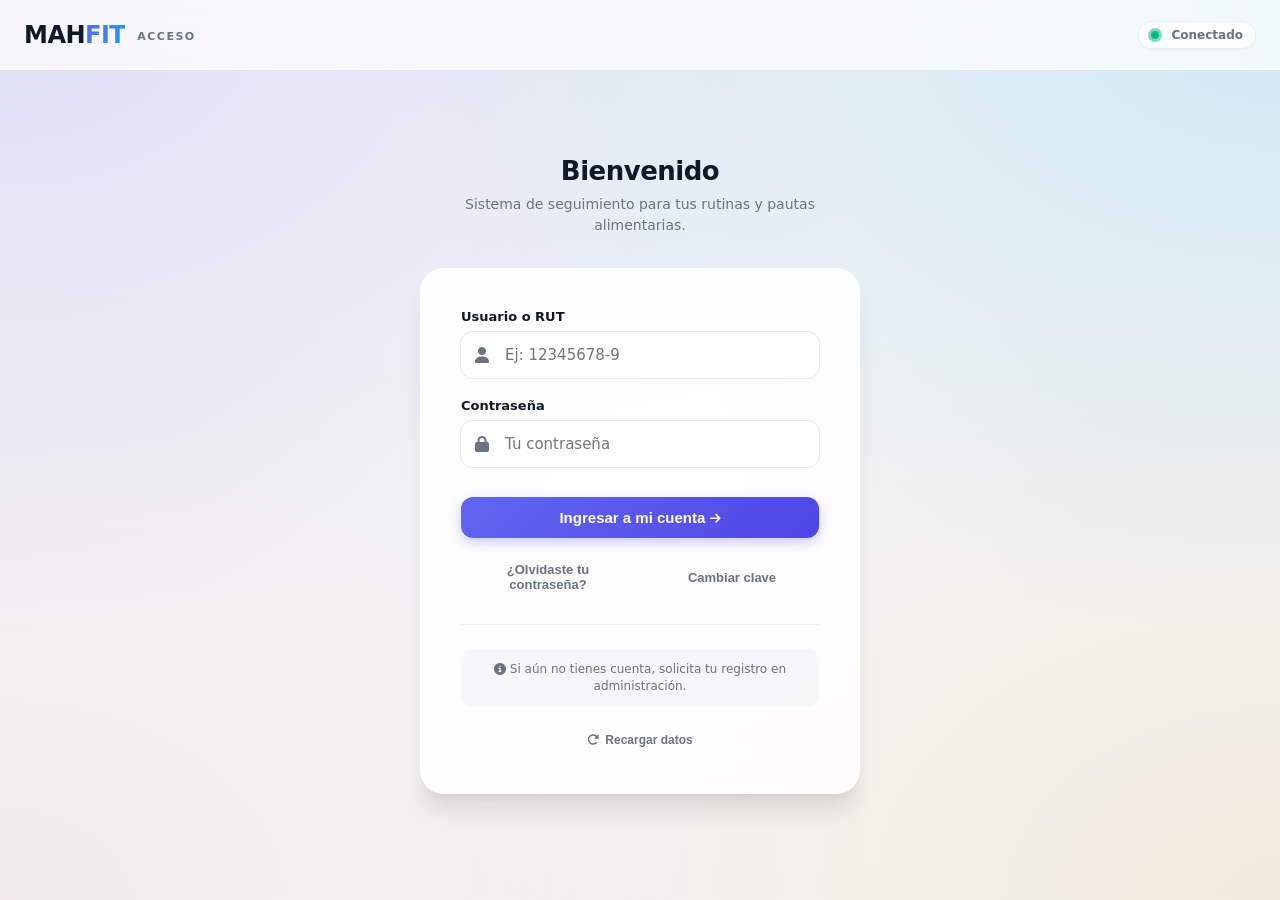
<file: funcionario.html>
<!DOCTYPE html>
<html lang="es">
<head>
  <meta charset="UTF-8" />
  <meta name="viewport" content="width=device-width, initial-scale=1.0" />
  <title>MAH FIT | Funcionario Hub</title>
  
  <link rel="stylesheet" href="https://cdnjs.cloudflare.com/ajax/libs/font-awesome/6.4.0/css/all.min.css">
  
  <style>
    :root {
      /* PALETA: Midnight Slate (Idéntica a Admin) */
      --bg: #0f172a; --sidebar: #1e293b; --surface: #334155; --border: #475569;
      --text-main: #f1f5f9; --text-muted: #94a3b8;
      --brand: #3b82f6; --brand-hover: #2563eb; 
      --accent-ok: #10b981; --accent-err: #ef4444; --accent-warn: #f59e0b; 
      --radius: 8px; 
    }

    * { box-sizing: border-box; margin: 0; padding: 0; font-family: 'Inter', system-ui, -apple-system, sans-serif; }
    body { background-color: var(--bg); color: var(--text-main); height: 100vh; display: flex; overflow: hidden; }

    /* --- SIDEBAR --- */
    aside {
      width: 250px; background: var(--sidebar); border-right: 1px solid var(--border);
      display: flex; flex-direction: column; padding: 24px; flex-shrink: 0;
      box-shadow: 4px 0 24px rgba(0,0,0,0.2); z-index: 10;
    }
    .logo { font-size: 22px; font-weight: 800; color: #fff; display: flex; align-items: center; gap: 12px; margin-bottom: 40px; }
    .logo i { color: var(--brand); font-size: 24px; }
    
    nav button {
      background: transparent; border: none; width: 100%; text-align: left;
      padding: 12px 14px; margin-bottom: 4px; border-radius: var(--radius);
      color: var(--text-muted); font-size: 14px; font-weight: 500;
      cursor: pointer; transition: all 0.2s; display: flex; align-items: center; gap: 12px;
    }
    nav button:hover { background: rgba(59, 130, 246, 0.1); color: #fff; transform: translateX(4px); }
    nav button.active { background: var(--brand); color: #fff; box-shadow: 0 4px 12px rgba(59, 130, 246, 0.3); }

    /* PF SUB (rol dinámico del funcionario) */
    #pfSub{ user-select:none; }
    
    .nav-divider { height: 1px; background: var(--border); margin: 12px 0; opacity: 0.5; }
    .footer-nav { margin-top: auto; border-top: 1px solid var(--border); padding-top: 20px; }

    /* --- MAIN --- */
    main { flex: 1; display: flex; flex-direction: column; overflow: hidden; position: relative; }
    
    header { height: 70px; border-bottom: 1px solid var(--border); display: flex; align-items: center; justify-content: space-between; padding: 0 32px; background: var(--bg); }
    
    /* Status Badge del Header */
    .status-badge { font-size: 12px; padding: 6px 12px; border-radius: 20px; background: var(--surface); border: 1px solid var(--border); display: flex; align-items: center; gap: 8px; color: var(--text-muted); }
    .dot { width: 8px; height: 8px; border-radius: 50%; background: var(--text-muted); } 
    .dot.connected { background: var(--accent-ok); box-shadow: 0 0 8px var(--accent-ok); } 
    .dot.error { background: var(--accent-err); }
    .dot.connecting { background: var(--accent-warn); animation: pulse 1s infinite; }
    @keyframes pulse { 0% { opacity: 0.5; } 50% { opacity: 1; } 100% { opacity: 0.5; } }

    .content { padding: 32px; overflow-y: auto; flex: 1; display: flex; flex-direction: column; gap: 24px; }

    /* --- CARDS & PANELS --- */
    .panel { background: var(--sidebar); border: 1px solid var(--border); border-radius: var(--radius); padding: 24px; }
    .panel-header { display: flex; justify-content: space-between; align-items: center; margin-bottom: 20px; border-bottom: 1px solid var(--border); padding-bottom: 15px; }
    .panel-title { font-size: 16px; font-weight: 600; color: #fff; display: flex; align-items: center; gap: 10px; }
    .panel-subtitle { font-size: 12px; color: var(--text-muted); font-weight: 400; margin-top: 4px; }

    /* --- FORMS & INPUTS --- */
    .form-grid { display: grid; grid-template-columns: repeat(auto-fit, minmax(200px, 1fr)); gap: 16px; margin-bottom: 16px; }
    .form-control { width: 100%; padding: 10px 12px; background: var(--surface); border: 1px solid var(--border); color: #fff; border-radius: 6px; outline: none; font-size: 14px; transition: 0.2s; }
    .form-control:focus { border-color: var(--brand); }
    .form-control:disabled { opacity: 0.6; cursor: not-allowed; }

    /* --- BUTTONS --- */
    .btn { height: 40px; padding: 0 20px; border-radius: var(--radius); border: none; font-weight: 500; cursor: pointer; display: inline-flex; align-items: center; justify-content: center; gap: 8px; font-size: 13px; transition: all 0.2s; }
    .btn-primary { background: var(--brand); color: #fff; } .btn-primary:hover { background: var(--brand-hover); }
    .btn-secondary { background: var(--surface); color: var(--text-main); border: 1px solid var(--border); } .btn-secondary:hover { background: var(--border); }
    .btn-ok { background: rgba(16, 185, 129, 0.1); color: var(--accent-ok); border: 1px solid var(--accent-ok); } .btn-ok:hover { background: var(--accent-ok); color: #fff; }
    .btn-danger { background: rgba(239, 68, 68, 0.1); color: var(--accent-err); border: 1px solid var(--accent-err); } .btn-danger:hover { background: var(--accent-err); color: #fff; }
    .btn-ghost { background: transparent; color: var(--text-muted); } .btn-ghost:hover { color: #fff; }
    .btn-sm { height: 32px; padding: 0 12px; font-size: 12px; }

    /* --- FILTERS & TABS --- */
    .toolbar { display: flex; gap: 16px; align-items: center; flex-wrap: wrap; margin-bottom: 16px; }
    .search-box { flex: 1; max-width: 400px; position: relative; }
    .search-box input { width: 100%; padding-left: 36px; }
    .search-icon { position: absolute; left: 12px; top: 12px; color: var(--text-muted); font-size: 14px; }

    .tabs { display: flex; gap: 8px; background: var(--bg); padding: 4px; border-radius: var(--radius); border: 1px solid var(--border); }
    .tab { padding: 6px 12px; border-radius: 4px; font-size: 12px; font-weight: 600; cursor: pointer; color: var(--text-muted); transition: 0.2s; display: flex; gap: 6px; align-items: center; }
    .tab:hover { color: #fff; }
    .tab.active { background: var(--surface); color: var(--brand); box-shadow: 0 2px 4px rgba(0,0,0,0.2); }
    .count { background: rgba(255,255,255,0.1); padding: 0 6px; border-radius: 10px; font-size: 10px; }

    /* --- TABLE --- */
    .table-container { background: var(--sidebar); border: 1px solid var(--border); border-radius: var(--radius); overflow: hidden; }
    table { width: 100%; border-collapse: collapse; font-size: 13px; }
    th { background: rgba(0,0,0,0.2); padding: 14px 20px; text-align: left; color: var(--text-muted); font-weight: 600; border-bottom: 1px solid var(--border); text-transform: uppercase; font-size: 11px; }
    td { padding: 12px 20px; border-bottom: 1px solid var(--border); color: var(--text-main); vertical-align: middle; }
    tr:last-child td { border-bottom: none; } 
    tr:hover { background: rgba(255,255,255,0.03); }

    /* PILLS */
    .pill { padding: 2px 8px; border-radius: 12px; font-size: 10px; font-weight: 700; text-transform: uppercase; display: inline-block; }
    .pill.ok { background: rgba(16, 185, 129, 0.15); color: #34d399; }
    .pill.warn { background: rgba(245, 158, 11, 0.15); color: #fbbf24; }
    .pill.bad { background: rgba(239, 68, 68, 0.15); color: #f87171; }

    /* --- MODALS --- */
    .modalBack { position: fixed; inset: 0; background: rgba(0,0,0,0.85); backdrop-filter: blur(5px); display: none; align-items: center; justify-content: center; z-index: 1000; }
    .modal { background: var(--bg); border: 1px solid var(--border); width: 600px; max-width: 95vw; max-height: 90vh; overflow-y: auto; border-radius: 16px; padding: 0; display:flex; flex-direction:column; box-shadow: 0 20px 50px rgba(0,0,0,0.5); }
    .modalHead, .modalFoot { padding: 16px 24px; background: var(--sidebar); border-color: var(--border); display: flex; align-items: center; flex-shrink: 0; }
    .modalHead { justify-content: space-between; border-bottom: 1px solid var(--border); }
    .modalFoot { justify-content: flex-end; border-top: 1px solid var(--border); gap: 10px; }
    .modalBody { padding: 24px; overflow-y: auto; background: var(--bg); display: flex; flex-direction: column; gap: 16px; }

    /* SUMMARY GRID (PERFIL) */
    .summaryGrid { display: grid; grid-template-columns: repeat(4, 1fr); gap: 10px; margin-bottom: 20px; }
    .sumCard { background: var(--surface); border: 1px solid var(--border); padding: 12px; border-radius: 8px; text-align: center; }
    .sumLabel { font-size: 10px; text-transform: uppercase; color: var(--text-muted); margin-bottom: 4px; }
    .sumValue { font-weight: 600; font-size: 13px; color: #fff; }

    /* MSG BOX */
    .msg { margin-top: 10px; font-size: 13px; font-weight: 600; padding: 10px; border-radius: 6px; display: none; }
    .msg:not(:empty) { display: block; }
    .msg.ok { background: rgba(16, 185, 129, 0.1); color: var(--accent-ok); border: 1px solid var(--accent-ok); }
    .msg.bad, .msg.err { background: rgba(239, 68, 68, 0.1); color: var(--accent-err); border: 1px solid var(--accent-err); }

    /* Checkbox Row */
    .checkRow { display: flex; align-items: center; gap: 10px; background: var(--surface); padding: 10px; border-radius: 6px; border: 1px solid var(--border); }
    .checkRow input { width: auto; accent-color: var(--brand); }

    /* Responsive */
    @media (max-width: 768px) {
        body { flex-direction: column; height: auto; overflow: auto; }
        aside { width: 100%; padding: 16px; flex-direction: row; align-items: center; justify-content: space-between; overflow-x: auto; }
        aside nav { display: flex; gap: 10px; }
        aside nav button { width: auto; margin: 0; white-space: nowrap; }
        .nav-divider { display: none; }
        main { height: auto; }
        .summaryGrid { grid-template-columns: 1fr 1fr; }
    }
  </style>
</head>

<body data-page="funcionario">

<aside>
  <div class="logo"><i class="fa-solid fa-dumbbell"></i> MAH<span>FIT</span></div>
  <nav>
    <button class="active"><i class="fa-solid fa-users-gear"></i> Panel Funcionario</button>
    <div id="pfSub" style="margin:-2px 0 10px 40px; font-size:12px; color:var(--text-muted);">—</div>
    
    <div class="nav-divider"></div>
    
    <button id="btnRutinas"><i class="fa-solid fa-book-atlas"></i> Rutinas</button>
    <button id="btnEvaluaciones"><i class="fa-solid fa-ruler-combined"></i> Evaluaciones</button>
    <button id="btnPlanes"><i class="fa-solid fa-credit-card"></i> Planes</button>
    <button id="btnNutricion" style="display:none"><i class="fa-solid fa-apple-whole"></i> Nutrición</button>
  </nav>
  
  <nav class="footer-nav">
     <button id="btnLogout" style="color:var(--accent-err)"><i class="fa-solid fa-right-from-bracket"></i> Salir</button>
  </nav>
</aside>

<main>
  <header>
    <div>
        <h2 style="font-size:18px; font-weight:600;">Gestión de Socios</h2>
        <div style="font-size:12px; color:var(--text-muted)">Hola, <b id="who">...</b> <span id="roleBadge" class="pill" style="margin-left:5px">FUNCIONARIO</span> <span id="roleSubBadge" class="pill" style="margin-left:6px; opacity:.85">—</span></div>
    </div>
    
    <div class="status-badge">
        <div id="dbDot" class="dot connecting"></div>
        <span id="dbText">Conectando...</span>
    </div>
  </header>

  <div class="content">

    

    <!-- PANEL CUPO (SaaS) -->
    <div class="panel" id="quotaPanel" style="margin-bottom:14px;">
      <div class="panel-header" style="margin-bottom:10px;">
        <div class="panel-title">
          <i class="fa-solid fa-chart-simple" style="color:var(--brand)"></i>
          Cupo de socios
        </div>
        <div id="quotaText" class="pill">—</div>
      </div>

      <div style="background:var(--surface); border-radius:10px; height:12px; overflow:hidden; border:1px solid var(--border);">
        <div id="quotaBar" style="height:100%; width:0%; background:var(--accent-ok); transition:width .28s ease, background .28s ease;"></div>
      </div>

      <div id="quotaMeta" style="margin-top:10px; display:flex; gap:10px; flex-wrap:wrap; align-items:center;"></div>
      <div id="quotaAlert" style="margin-top:8px; font-size:12px;"></div>
    </div>

<div class="panel">
        <div class="panel-header">
            <div class="panel-title"><i class="fa-solid fa-user-plus" style="color:var(--brand)"></i> Alta Rápida</div>
            <div class="panel-subtitle">Crear socio o funcionario nuevo</div>
        </div>
        <form id="createUserForm">
            <div class="form-grid">
                <input id="newNombre" class="form-control" placeholder="Nombre Completo" required />
                <input id="newRut" class="form-control" placeholder="RUT / sin guion " required />
                <input id="newEmail" class="form-control" placeholder="Email (Opcional)" />
                <input id="newPass" class="form-control" placeholder="Contraseña" required />
                <select id="newRol" class="form-control">
                    <option value="SOCIO">Socio</option>
                                    </select>
                <button class="btn btn-primary" type="submit"><i class="fa-solid fa-plus"></i> Crear</button>
            </div>
        </form>
        <div id="msgUser" class="msg"></div>
    </div>

    <div class="panel" style="flex:1; display:flex; flex-direction:column;">
        <div class="panel-header" style="margin-bottom:10px;">
            <div class="panel-title">Base de Usuarios</div>
            <div class="tabs">
                <div class="tab active" data-tab="ALL">Todos <span class="count" id="cAll">0</span></div>
                <div class="tab" data-tab="ACTIVE">Activos <span class="count" id="cActive">0</span></div>
                <div class="tab" data-tab="EXPIRED">Vencidos <span class="count" id="cExpired">0</span></div>
                <div class="tab" data-tab="INACTIVE">Inactivos <span class="count" id="cInactive">0</span></div>
            </div>
        </div>

        <div class="toolbar">
            <div class="search-box">
                <i class="fa-solid fa-magnifying-glass search-icon"></i>
                <input id="userSearch" class="form-control" placeholder="Buscar por nombre, RUT, rol..." />
            </div>
            <select id="roleFilter" class="form-control" style="width:150px;">
                <option value="ALL">Rol: Todos</option>
                <option value="SOCIO">Solo Socios</option>
                <option value="FUNCIONARIO">Funcionarios</option>
            </select>
        </div>

        <div class="table-container" style="flex:1; overflow:auto;">
            <table>
                <thead>
                    <tr>
                        <th>Nombre</th>
                        <th>RUT</th>
                        <th>Rol</th>
                        <th>Estado</th>
                        <th>Plan</th>
                        <th style="text-align:right">Acciones</th>
                    </tr>
                </thead>
                <tbody id="usersTbody">
                    <tr><td colspan="6" style="text-align:center; padding:20px; color:var(--text-muted)">Cargando datos...</td></tr>
                </tbody>
            </table>
        </div>
    </div>

  </div>
</main>

<div id="modalBack" class="modalBack">
  <div class="modal">
    <div class="modalHead">
      <div>
        <h3 style="font-size:16px;">Renovar Plan</h3>
        <div class="panel-subtitle" id="mSub">...</div>
      </div>
      <button id="mClose" class="btn btn-ghost btn-sm">✕</button>
    </div>

    <div class="modalBody">
      <div class="form-grid" style="grid-template-columns: 2fr 1fr;">
        <select id="mPlanId" class="form-control"><option value="">(sin plan)</option></select>
        <select id="mActivar" class="form-control">
          <option value="1">Activar</option>
          <option value="0">No activar</option>
        </select>
      </div>

      <div class="form-grid" style="grid-template-columns: 1fr 1fr;">
        <div>
            <label style="font-size:11px; color:var(--text-muted)">Inicio</label>
            <input id="mInicio" type="date" class="form-control" />
        </div>
        <div>
            <label style="font-size:11px; color:var(--text-muted)">Duración</label>
            <select id="mDias" class="form-control">
              <option value="1">+ 1 día</option>
              <option value="30" selected>+ 30 días (Mensual)</option>
              <option value="90">+ 90 días (Trimestral)</option>
              <option value="180">+ 180 días (Semestral)</option>
              <option value="365">+ 365 días (Anual)</option>
              <option value="0">Personalizado...</option>
            </select>
        </div>
      </div>

      <div class="form-grid" style="grid-template-columns: 1fr 1fr; align-items:end;">
        <div>
            <label style="font-size:11px; color:var(--text-muted)">Fin Calculado</label>
            <input id="mFin" type="date" class="form-control" />
        </div>
        <div id="mPreview" class="pill" style="text-align:center; padding:8px;">—</div>
      </div>

      <div style="height:1px; background:var(--border); margin:5px 0;"></div>

      <div class="form-grid">
        <input id="mPrecioBase" class="form-control" type="number" placeholder="Precio Base" disabled />
        <input id="mDescPct" class="form-control" type="number" placeholder="% Descuento" />
      </div>

      <div class="form-grid">
        <input id="mPrecioFinal" class="form-control" type="number" placeholder="Precio Final" disabled />
        <input id="mPagado" class="form-control" type="number" placeholder="Monto Pagado" />
      </div>

      <div style="display:flex; justify-content:space-between;">
        <div id="mPrecioSug" class="pill">Base: —</div>
        <div id="mPrecioResumen" class="pill ok">Final: —</div>
      </div>

      <div class="checkRow">
        <input type="checkbox" id="mSendReceipt" />
        <label for="mSendReceipt" style="font-size:13px; cursor:pointer;">Enviar comprobante al correo</label>
      </div>

      <div class="form-grid">
        <input id="mReceiptEmail" class="form-control" type="email" placeholder="Correo destino" />
        <button id="mSendNow" class="btn btn-ok btn-sm" type="button">Enviar Ahora</button>
      </div>
      
      <div id="mMsg" class="msg"></div>
    </div>

    <div class="modalFoot">
      <button id="mCancel" class="btn btn-secondary">Cancelar</button>
      <button id="mSave" class="btn btn-primary">Guardar Renovación</button>
    </div>
  </div>
</div>

<div id="plansBack" class="modalBack">
  <div class="modal" style="width:900px;">
    <div class="modalHead">
      <div>
        <h3 style="font-size:16px;">Gestión de Planes</h3>
        <div class="panel-subtitle">Editar catálogo de precios</div>
      </div>
      <button id="pClose" class="btn btn-ghost btn-sm">✕</button>
    </div>

    <div class="modalBody">
      <div style="display:flex; gap:10px;">
        <button id="pAdd" class="btn btn-ok btn-sm">+ Agregar Plan</button>
        <button id="pReload" class="btn btn-secondary btn-sm"><i class="fa-solid fa-rotate"></i> Recargar</button>
      </div>

      <div class="table-container" style="max-height:400px; overflow:auto;">
        <table>
          <thead>
            <tr>
              <th>ID</th>
              <th>Nombre</th>
              <th>Tipo</th>
              <th>Días</th>
              <th>Precio</th>
              <th>Activo</th>
              <th>Orden</th>
              <th></th>
            </tr>
          </thead>
          <tbody id="plansTbody"></tbody>
        </table>
      </div>
      <div id="pMsg" class="msg"></div>
    </div>

    <div class="modalFoot">
      <button id="pDone" class="btn btn-primary">Cerrar</button>
    </div>
  </div>
</div>

<div id="profileBack" class="modalBack">
  <div class="modal" style="width:800px;">
    <div class="modalHead">
      <div>
        <h3 id="prTitle" style="font-size:16px;">Perfil de Socio</h3>
        <div class="panel-subtitle" id="prSub">...</div>
      </div>
      <button id="prClose" class="btn btn-ghost btn-sm">✕</button>
    </div>

    <div class="modalBody">
      <div class="summaryGrid">
        <div class="sumCard">
          <div class="sumLabel">Estado</div>
          <div id="prSumEstado" class="sumValue">—</div>
        </div>
        <div class="sumCard">
          <div class="sumLabel">Plan Actual</div>
          <div id="prSumPlan" class="sumValue">—</div>
        </div>
        <div class="sumCard">
          <div class="sumLabel">Vencimiento</div>
          <div id="prSumVence" class="sumValue">—</div>
        </div>
        <div class="sumCard">
          <div class="sumLabel">Email</div>
          <div id="prSumEmail" class="sumValue">—</div>
        </div>
      </div>

      <div style="display:flex; gap:10px; border-bottom:1px solid var(--border); padding-bottom:15px; margin-bottom:5px;">
        <button id="prLoad" class="btn btn-secondary btn-sm">Recargar Datos</button>
        <button id="prEdit" class="btn btn-primary btn-sm">Modificar Datos</button>
        <button id="prSave" class="btn btn-ok btn-sm" disabled>Guardar Cambios</button>
      </div>

      <div class="form-grid">
        <input id="prEmail" class="form-control" type="email" placeholder="Correo" />
        <input id="prTelefono" class="form-control" placeholder="Teléfono" />
      </div>

      <div class="form-grid" style="grid-template-columns: 1fr 1fr;">
        <input id="prNacimiento" type="date" class="form-control" />
        <select id="prSexo" class="form-control">
          <option value="">Sexo</option>
          <option value="HOMBRE">Hombre</option>
          <option value="MUJER">Mujer</option>
          <option value="OTRO">Otro</option>
        </select>
      </div>

      <div class="form-grid">
        <input id="prDireccion" class="form-control" placeholder="Dirección" />
      </div>

      <div style="height:1px; background:var(--border); margin:5px 0;"></div>
      <div style="font-size:11px; color:var(--brand); font-weight:700; margin-bottom:5px;">EMERGENCIA</div>

      <div class="form-grid">
        <input id="prEmergNombre" class="form-control" placeholder="Nombre Contacto" />
        <input id="prEmergTel" class="form-control" placeholder="Teléfono Contacto" />
      </div>

      <div style="height:1px; background:var(--border); margin:5px 0;"></div>
      <div style="font-size:11px; color:var(--brand); font-weight:700; margin-bottom:5px;">FÍSICO / MÉDICO</div>

      <div class="form-grid" style="grid-template-columns: 1fr 1fr;">
         <input id="prObjetivo" class="form-control" placeholder="Objetivo" />
         <select id="prNivel" class="form-control">
           <option value="">Nivel</option>
           <option value="PRINCIPIANTE">Principiante</option>
           <option value="INTERMEDIO">Intermedio</option>
           <option value="AVANZADO">Avanzado</option>
         </select>
      </div>
      
      <div class="form-grid">
        <input id="prLesiones" class="form-control" placeholder="Lesiones" />
        <input id="prPatologias" class="form-control" placeholder="Patologías" />
      </div>
      
      <div class="form-grid">
        <input id="prMedicamentos" class="form-control" placeholder="Medicamentos" />
        <input id="prAlergias" class="form-control" placeholder="Alergias" />
      </div>

      <textarea id="prNotas" class="form-control" placeholder="Notas internas..." rows="2"></textarea>
      
      <div id="prMsg" class="msg"></div>
    </div>

    <div class="modalFoot">
      <button id="prCancel" class="btn btn-secondary">Cerrar</button>
    </div>
  </div>
</div>

<script src="assets/app.js" defer></script>
<script>
  function safe(v, fb=""){ return (v===undefined||v===null) ? fb : String(v); }

  function moneyCLP(n){
    n = Number(n||0);
    return n.toLocaleString("es-CL", { style:"currency", currency:"CLP", maximumFractionDigits:0 });
  }
  function clamp(n, a, b){ n = Number(n||0); return Math.max(a, Math.min(b, n)); }

  function ymdFromAny(d){
    if(!d) return "";
    const dt = new Date(d);
    if(isNaN(dt.getTime())) return "";
    const y = dt.getFullYear();
    const m = String(dt.getMonth()+1).padStart(2,"0");
    const da = String(dt.getDate()).padStart(2,"0");
    return `${y}-${m}-${da}`;
  }

  function addDaysToYMD(ymd, days){
    if(!ymd) return "";
    const dt = new Date(ymd + "T00:00:00");
    if(isNaN(dt.getTime())) return "";
    dt.setDate(dt.getDate() + Number(days||0));
    const y = dt.getFullYear();
    const m = String(dt.getMonth()+1).padStart(2,"0");
    const d = String(dt.getDate()).padStart(2,"0");
    return `${y}-${m}-${d}`;
  }

  function diffDays(fromYMD, toYMD){
    if(!fromYMD || !toYMD) return null;
    const a = new Date(fromYMD + "T00:00:00");
    const b = new Date(toYMD + "T00:00:00");
    if(isNaN(a.getTime()) || isNaN(b.getTime())) return null;
    return Math.ceil((b.getTime()-a.getTime())/(1000*60*60*24));
  }

  function planInfo(planFin){
    if(!planFin) return {status:"none", label:"Sin plan"};
    const end = new Date(planFin);
    if(isNaN(end.getTime())) return {status:"none", label:"Sin plan"};
    end.setHours(0,0,0,0);
    const today = new Date(); today.setHours(0,0,0,0);
    const diff = Math.ceil((end.getTime()-today.getTime())/(1000*60*60*24));
    const endTxt = end.toLocaleDateString("es-CL");

    if(diff < 0) return {status:"expired", label:`Vencido (${endTxt})`, diff};
    if(diff === 0) return {status:"today", label:`Vence hoy (${endTxt})`, diff};
    if(diff <= 5) return {status:"soon", label:`Quedan ${diff} días (${endTxt})`, diff};
    return {status:"active", label:`Quedan ${diff} días (${endTxt})`, diff};
  }

  function planPill(p){
    if(p.status==="active") return `<span class="pill ok">${p.label}</span>`;
    if(p.status==="soon" || p.status==="today") return `<span class="pill warn">${p.label}</span>`;
    if(p.status==="expired") return `<span class="pill bad">${p.label}</span>`;
    return `<span class="pill">${p.label}</span>`;
  }

  // --- ADAPTACIÓN DE CLASES PARA EL NUEVO ESTILO ---
  function msg(el, text, ok){
    if(!el) return;
    // Map old classes to new style
    el.className = "msg " + (ok ? "ok" : "err");
    el.textContent = text;
  }

  function setBadge(state, text){
    if(typeof window.setDbStatus === "function"){
      window.setDbStatus(state, text);
      return;
    }
    const dot = document.getElementById("dbDot");
    const label = document.getElementById("dbText");
    if(!dot || !label) return;
    dot.classList.remove("connected","error","connecting");
    dot.classList.add(state);
    label.textContent = text;
  }
  const markConnecting = ()=>setBadge("connecting","Conectando…");
  const markConnected  = ()=>setBadge("connected","Conectado");
  const markError      = ()=>setBadge("error","Sin conexión");

  async function sleep(ms){ return new Promise(r=>setTimeout(r,ms)); }

  document.addEventListener("DOMContentLoaded", async ()=>{
    const me = requireAuth("FUNCIONARIO");
    if(!me) return;

    document.getElementById("who").textContent = me.nombre || "Funcionario";

    // ✅ SCOPES: pintar badges/menú (Entrenamiento / Nutrición / Full)
    resolveMeScopes_(me).then(me2=>applyScopesUI_(me2)).catch(()=>applyScopesUI_(me));

    // ===== SIDEBAR: subtítulo dinámico + módulos por scopes =====
    function parseScopes_(raw){
      if(!raw) return [];
      if(Array.isArray(raw)) return raw.map(s=>String(s).trim().toUpperCase()).filter(Boolean);
      return String(raw).split(/[,\s]+/g).map(s=>s.trim().toUpperCase()).filter(Boolean);
    }
    function scopeMeta_(scopes){
      const hasN = scopes.includes("NUTRITION");
      const hasT = scopes.includes("TRAINING");
      if(hasN && hasT) return { key:"FULL", label:"FULL", icon:"fa-layer-group" };
      if(hasN) return { key:"NUTRITION", label:"NUTRICIÓN", icon:"fa-apple-whole" };
      if(hasT) return { key:"TRAINING", label:"ENTRENAMIENTO", icon:"fa-thin fa-dumbbell" }; 
      return { key:"NONE", label:"SIN SCOPES", icon:"fa-light fa-circle-question" };
    }

    async function resolveMeScopes_(me){
      // 1) si ya viene, listo
      if(me && (me.scopes || me.mods || me.permisos)) return me;

      // 2) intenta refrescar perfil desde backend (AUTH_ME)
      try{
        if(typeof apiPost === "function"){
          const r = await apiPost("AUTH_ME", {});
          const u = (r && (r.user || r.me || r.profile)) ? (r.user || r.me || r.profile) : null;
          if(u && (u.scopes || u.mods || u.permisos)){
            return Object.assign({}, me, u);
          }
        }
      }catch(e){}

      try{
        if(typeof apiGet === "function"){
          const r = await apiGet("AUTH_ME");
          const u = (r && (r.user || r.me || r.profile)) ? (r.user || r.me || r.profile) : null;
          if(u && (u.scopes || u.mods || u.permisos)){
            return Object.assign({}, me, u);
          }
        }
      }catch(e){}

      // 3) fallback: lee localStorage (si app.js guarda el perfil completo)
      try{
        const keys = ["mahfit_me","MAHFIT_ME","mahfit_user","MAHFIT_USER","user","me"];
        for(const k of keys){
          const raw = localStorage.getItem(k);
          if(!raw) continue;
          const obj = JSON.parse(raw);
          if(obj && (obj.scopes || obj.mods || obj.permisos)){
            return Object.assign({}, me, obj);
          }
        }
      }catch(e){}
      return me;
    }

    function applyScopesUI_(me){
      const scopes = parseScopes_(me && (me.scopes || me.mods || me.permisos) || "");
      const meta = scopeMeta_(scopes);

      // subtítulo bajo "Panel Funcionario"
      const sub = document.getElementById("pfSub");
      if(sub){
        sub.innerHTML = `<i class="fa-solid ${meta.icon}" style="opacity:.9"></i> ${meta.label}`;
      }

      // Badge superior: FUNCIONARIO + subtipo con icono
      const rb = document.getElementById("roleBadge");
      if(rb){
        rb.textContent = "FUNCIONARIO";
        rb.title = meta.label;
      }
      const rb2 = document.getElementById("roleSubBadge");
      if(rb2){
        rb2.innerHTML = `<i class="fa-solid ${meta.icon}"></i> ${meta.label}`;
      }

      // Módulos visibles según scopes (SaaS vendible)
      const hasTrain = scopes.includes("TRAINING");
      const hasNutri = scopes.includes("NUTRITION");

      const btnRut = document.getElementById("btnRutinas");
      const btnEva = document.getElementById("btnEvaluaciones");
      if(btnRut) btnRut.style.display = hasTrain ? "" : "none";
      if(btnEva) btnEva.style.display = hasTrain ? "" : "none";

      const btnPlan = document.getElementById("btnPlanes");
      if(btnPlan) btnPlan.style.display = "";

      const btnNut = document.getElementById("btnNutricion");
      if(btnNut) btnNut.style.display = hasNutri ? "" : "none";

      // Seguridad SaaS: el FUNCIONARIO crea SOCIOS, no crea STAFF
      const selRol = document.getElementById("newRol");
      if(selRol){
        Array.from(selRol.options||[]).forEach(opt=>{
          if(String(opt.value||"").toUpperCase()==="FUNCIONARIO") opt.disabled = true;
        });
        selRol.value = "SOCIO";
      }
    }


    
    // Sidebar active state logic (simple)
    // No action needed as this page is the Dashboard itself

    const tbody = document.getElementById("usersTbody");
    const searchInput = document.getElementById("userSearch");
    const roleFilter = document.getElementById("roleFilter");
    const msgUser = document.getElementById("msgUser");

    const tabs = Array.from(document.querySelectorAll(".tab"));
    const cAll = document.getElementById("cAll");
    const cActive = document.getElementById("cActive");
    const cExpired = document.getElementById("cExpired");
    const cInactive = document.getElementById("cInactive");
    let activeTab = "ALL";

    function setTab(t){
      activeTab = t;
      tabs.forEach(x=>x.classList.toggle("active", x.getAttribute("data-tab")===t));
      render();
    }
    tabs.forEach(x=> x.addEventListener("click", ()=> setTab(x.getAttribute("data-tab"))) );

    // ----- modal renovar -----
    const modalBack = document.getElementById("modalBack");
    const mSub = document.getElementById("mSub");
    const mPlanId = document.getElementById("mPlanId");
    const mActivar = document.getElementById("mActivar");
    const mInicio = document.getElementById("mInicio");
    const mDias = document.getElementById("mDias");
    const mFin = document.getElementById("mFin");
    const mPreview = document.getElementById("mPreview");
    const mMsg = document.getElementById("mMsg");

    const mPrecioBase = document.getElementById("mPrecioBase");
    const mDescPct = document.getElementById("mDescPct");
    const mPrecioFinal = document.getElementById("mPrecioFinal");
    const mPagado = document.getElementById("mPagado");
    const mPrecioSug = document.getElementById("mPrecioSug");
    const mPrecioResumen = document.getElementById("mPrecioResumen");

    const mSendReceipt = document.getElementById("mSendReceipt");
    const mReceiptEmail = document.getElementById("mReceiptEmail");
    const mSendNow = document.getElementById("mSendNow");

    let currentRut = "";

    // ----- modal planes -----
    const plansBack = document.getElementById("plansBack");
    const plansTbody = document.getElementById("plansTbody");
    const pMsg = document.getElementById("pMsg");

    function calcFinal(base, pct){
      base = Number(base||0);
      pct = clamp(pct, 0, 100);
      const final = Math.round(base * (1 - pct/100));
      return { base, pct, final };
    }

    function refreshPriceUI(){
      const base = Number(mPrecioBase.value||0);
      const pct = Number(mDescPct.value||0);
      const { final } = calcFinal(base, pct);

      mPrecioFinal.value = final;

      if(!mPagado.value || Number(mPagado.value) === 0){
        mPagado.value = final;
      }

      mPrecioSug.textContent = `Base: ${moneyCLP(base)} · Desc: ${clamp(pct,0,100)}%`;
      mPrecioSug.className = "pill " + (base>0 ? "ok" : "");

      mPrecioResumen.textContent = `Final: ${moneyCLP(final)} · Pagado: ${moneyCLP(Number(mPagado.value||0))}`;
      mPrecioResumen.className = "pill " + (final>0 ? "ok" : "");
    }

    function updatePreview(){
      const d = diffDays(mInicio.value, mFin.value);
      if(d === null){
        mPreview.className = "pill";
        mPreview.textContent = "—";
        return;
      }
      mPreview.textContent = `Quedan ${d} días`;
      mPreview.className = "pill " + (d <= 5 ? "warn" : "ok");
    }

    function getPlanesActivosLocal(){
      if(typeof window.getPlanesActivos === "function") return window.getPlanesActivos();
      const all = (window.getPlanes ? window.getPlanes() : []) || [];
      return all.filter(p => Number(p.activo ?? 1) === 1);
    }

    function fillPlanSelect(selectedId=""){
      const planes = getPlanesActivosLocal();
      mPlanId.innerHTML =
        `<option value="">(sin plan)</option>` +
        planes.map(p=>{
          const label = `${p.nombre || p.planId} · ${p.dias} días · ${moneyCLP(p.precioCLP)}`;
          return `<option value="${safe(p.planId,"")}" data-dias="${Number(p.dias||0)}" data-precio="${Number(p.precioCLP||0)}">${label}</option>`;
        }).join("");
      mPlanId.value = selectedId || "";
    }

    function suggestedDaysByPlan(){
      const opt = mPlanId.selectedOptions?.[0];
      const d = Number(opt?.dataset?.dias || 0);
      return d > 0 ? d : 30;
    }

    function openRenewModal(user){
      currentRut = user.rut;
      mSub.textContent = `${safe(user.nombre,"")} · ${safe(user.rut,"")}`;

      const userPlanId = String(user.planId || "").trim().toUpperCase();
      fillPlanSelect(userPlanId);

      mActivar.value = "1";
      mInicio.value = ymdFromAny(user.planInicio) || ymdFromAny(new Date());

      const userFin = ymdFromAny(user.planFin);
      if(userFin){
        mFin.value = userFin;
        const d = diffDays(mInicio.value, mFin.value);
        if([1,7,30,90,180,365].includes(d)) mDias.value = String(d);
        else mDias.value = "0";
      }else{
        const sug = suggestedDaysByPlan();
        mDias.value = String([1,7,30,90,180,365].includes(sug) ? sug : 30);
        mFin.value = addDaysToYMD(mInicio.value, Number(mDias.value||0));
      }

      const opt = mPlanId.selectedOptions?.[0];
      const base = Number(opt?.dataset?.precio || user.planPrecioBase || 0);
      mPrecioBase.value = base;

      mDescPct.value = Number(user.planDescPct || 0);
      refreshPriceUI();

      if(Number(user.planPagado || 0) > 0){
        mPagado.value = Number(user.planPagado || 0);
        refreshPriceUI();
      }

      mReceiptEmail.value = String(user.email || "").trim();
      mSendReceipt.checked = false;

      mMsg.textContent = "";
      mMsg.className = "msg";
      updatePreview();
      modalBack.style.display = "flex";
    }

    function closeRenewModal(){
      modalBack.style.display = "none";
      currentRut = "";
    }

    document.getElementById("mClose").addEventListener("click", closeRenewModal);
    document.getElementById("mCancel").addEventListener("click", closeRenewModal);
    modalBack.addEventListener("click", (e)=>{ if(e.target === modalBack) closeRenewModal(); });

    async function refreshFromServer(){
      markConnecting();
      try{
        for(let i=0;i<2;i++){
          try{
            await syncDown();
            markConnected();
            return true;
          }catch(e){
            if(i===1) throw e;
            await sleep(450);
          }
        }
      }catch(e){
        console.warn("syncDown error:", e);
        markError();
        return false;
      }
    }

    // ===== PERFIL =====
    const profileBack = document.getElementById("profileBack");
    const prTitle = document.getElementById("prTitle");
    const prSub = document.getElementById("prSub");
    const prMsg = document.getElementById("prMsg");

    const prSumEstado = document.getElementById("prSumEstado");
    const prSumPlan = document.getElementById("prSumPlan");
    const prSumVence = document.getElementById("prSumVence");
    const prSumEmail = document.getElementById("prSumEmail");

    const prLoad = document.getElementById("prLoad");
    const prEdit = document.getElementById("prEdit");
    const prSave = document.getElementById("prSave");

    const prEmail = document.getElementById("prEmail");
    const prTelefono = document.getElementById("prTelefono");
    const prNacimiento = document.getElementById("prNacimiento");
    const prSexo = document.getElementById("prSexo");
    const prDireccion = document.getElementById("prDireccion");
    const prEmergNombre = document.getElementById("prEmergNombre");
    const prEmergTel = document.getElementById("prEmergTel");
    const prObjetivo = document.getElementById("prObjetivo");
    const prNivel = document.getElementById("prNivel");
    const prLesiones = document.getElementById("prLesiones");
    const prPatologias = document.getElementById("prPatologias");
    const prMedicamentos = document.getElementById("prMedicamentos");
    const prAlergias = document.getElementById("prAlergias");
    const prNotas = document.getElementById("prNotas");

    const prInputs = [
      prEmail, prTelefono, prNacimiento, prSexo, prDireccion, prEmergNombre, prEmergTel,
      prObjetivo, prNivel, prLesiones, prPatologias, prMedicamentos, prAlergias, prNotas
    ];

    let currentProfileRut = "";
    let profileEditMode = false;

    function setProfileEditMode(on){
      profileEditMode = !!on;
      prInputs.forEach(el => el.disabled = !profileEditMode);
      prSave.disabled = !profileEditMode;
      prEdit.textContent = profileEditMode ? "Bloquear" : "Modificar";
      // Update Button Classes for new style
      if(profileEditMode){
          prEdit.className = "btn btn-danger btn-sm";
      } else {
          prEdit.className = "btn btn-primary btn-sm";
      }
    }

    function renderProfileSummary(u){
      const p = planInfo(u.planFin);
      const isInactive = (u.activo === false);

      if(isInactive){
        prSumEstado.innerHTML = `<span class="pill bad">INACTIVO</span>`;
      }else if(p.status === "expired"){
        prSumEstado.innerHTML = `<span class="pill warn">VENCIDO</span>`;
      }else{
        prSumEstado.innerHTML = `<span class="pill ok">ACTIVO</span>`;
      }

      const pid = safe(u.planId,"").trim().toUpperCase();
      prSumPlan.innerHTML = pid ? `<span class="pill ok">${pid}</span>` : `<span class="pill">Sin plan</span>`;

      if(!u.planFin){
        prSumVence.innerHTML = `<span class="pill">—</span>`;
      }else{
        const endTxt = (new Date(u.planFin)).toLocaleDateString("es-CL");
        const d = (p.diff ?? null);
        const label =
          (d===null) ? `Vence ${endTxt}` :
          (d<0) ? `Venció ${endTxt}` :
          (d===0) ? `Vence hoy (${endTxt})` :
          `Quedan ${d} días (${endTxt})`;

        const cls = (d!==null && d<=5) ? "warn" : (d!==null && d<0 ? "bad" : "ok");
        prSumVence.innerHTML = `<span class="pill ${cls}">${label}</span>`;
      }

      const em = String(u.email || "").trim();
      prSumEmail.innerHTML = em ? `<span class="pill ok">${em}</span>` : `<span class="pill warn">Sin correo</span>`;
    }

    function fillProfileFields(u){
      prEmail.value = String(u.email || "").trim();
      prTelefono.value = safe(u.telefono,"");
      prNacimiento.value = ymdFromAny(u.fechaNacimiento);
      prSexo.value = safe(u.sexo,"").toUpperCase();
      prDireccion.value = safe(u.direccion,"");

      prEmergNombre.value = safe(u.emergenciaNom,"");
      prEmergTel.value = safe(u.emergenciaTelef,"");

      prObjetivo.value = safe(u.objetivo,"");
      prNivel.value = safe(u.nivel,"").toUpperCase();
      prLesiones.value = safe(u.lesiones,"");

      prPatologias.value = safe(u.patologias,"");
      prMedicamentos.value = safe(u.medicamentos,"");
      prAlergias.value = safe(u.alergias,"");
      prNotas.value = safe(u.notas,"");
    }

    function openProfileModal(u){
      currentProfileRut = u.rut;

      prTitle.textContent = "Perfil de Socio";
      prSub.textContent = `${safe(u.nombre,"")} · ${safe(u.rut,"")} · ${safe(u.rol,"")}`;

      renderProfileSummary(u);
      fillProfileFields(u);

      prMsg.textContent = "";
      prMsg.className = "msg";

      setProfileEditMode(false);
      profileBack.style.display = "flex";
    }

    async function loadProfileFromServer(){
      if(!currentProfileRut) return;
      msg(prMsg, "Cargando desde servidor…", true);
      await refreshFromServer();

      const u = (getUsers() || []).find(x=>x.rut===currentProfileRut);
      if(!u){
        msg(prMsg, "❌ No se encontró el usuario en cache", false);
        return;
      }

      renderProfileSummary(u);
      fillProfileFields(u);
      msg(prMsg, "✅ Perfil cargado", true);
    }

    function closeProfileModal(){
      profileBack.style.display = "none";
      currentProfileRut = "";
      setProfileEditMode(false);
    }

    document.getElementById("prClose").addEventListener("click", closeProfileModal);
    document.getElementById("prCancel").addEventListener("click", closeProfileModal);
    profileBack.addEventListener("click", (e)=>{ if(e.target === profileBack) closeProfileModal(); });

    prLoad.addEventListener("click", loadProfileFromServer);

    prEdit.addEventListener("click", ()=>{
      setProfileEditMode(!profileEditMode);
      msg(prMsg, profileEditMode ? "Modo edición activado." : "Modo edición desactivado.", true);
    });

    prSave.addEventListener("click", async ()=>{
      if(!currentProfileRut) return;

      const users = getUsers();
      const u = users.find(x=>x.rut===currentProfileRut);
      if(!u) return;

      // ✅ Validación RUT antes de guardar (evita error backend "DV inválido")
      const vRut = (typeof validateRutChile === "function")
        ? validateRutChile(rutAutoComplete_(u.rut))
        : { ok:true };
      if(vRut && vRut.ok === false){
        msg(prMsg,
          "No se pudo guardar perfil: RUT inválido (" + (vRut.error||"DV") + ").\n" +
          "Solución: corrige el RUT en USUARIOS (ej: 19228778-2) y recarga la app.",
          false
        );
        return;
      }

      u.email = String(prEmail.value||"").trim();
      u.telefono = String(prTelefono.value||"").trim();
      u.fechaNacimiento = String(prNacimiento.value||"").trim();
      u.sexo = String(prSexo.value||"").trim().toUpperCase();
      u.direccion = String(prDireccion.value||"").trim();

      u.emergenciaNom = String(prEmergNombre.value||"").trim();
      u.emergenciaTelef = String(prEmergTel.value||"").trim();

      u.objetivo = String(prObjetivo.value||"").trim();
      u.nivel = String(prNivel.value||"").trim().toUpperCase();
      u.lesiones = String(prLesiones.value||"").trim();

      u.patologias = String(prPatologias.value||"").trim();
      u.medicamentos = String(prMedicamentos.value||"").trim();
      u.alergias = String(prAlergias.value||"").trim();
      u.notas = String(prNotas.value||"").trim();

      setUsers(users);
      render();
      renderProfileSummary(u);

      try{
        msg(prMsg, "Guardando…", true);
        await apiPost("USERS", u);
        await refreshFromServer();
        render();

        const u2 = (getUsers()||[]).find(x=>x.rut===currentProfileRut) || u;
        renderProfileSummary(u2);
        fillProfileFields(u2);

        msg(prMsg, "✅ Perfil guardado (incluye correo)", true);
        setProfileEditMode(false);
      }catch(e){
        await refreshFromServer();
        render();
        msg(prMsg, "❌ No se pudo guardar perfil: " + (e.message||e), false);
      }
    });

    // ✅ Enviar comprobante
    async function sendReceiptNow(){
      const users = getUsers();
      const u = users.find(x=>x.rut===currentRut);
      if(!u) return;

      const to = String(mReceiptEmail.value||"").trim();
      if(!to){
        msg(mMsg, "❌ Escribe un correo destino.", false);
        return;
      }

      const base = Number(mPrecioBase.value || 0);
      const pct = clamp(Number(mDescPct.value || 0), 0, 100);
      const final = Math.round(base * (1 - pct/100));
      const pagado = Number(mPagado.value || 0);

      const payload = {
        to,
        subject: "MAH FIT · Comprobante de pago",
        nombre: u.nombre || "",
        rut: u.rut || "",
        planId: String(mPlanId.value||"").trim().toUpperCase(),
        planInicio: String(mInicio.value||""),
        planFin: String(mFin.value||""),
        precioBase: base,
        descPct: pct,
        precioFinal: final,
        pagado: pagado,
        activo: (mActivar.value === "1")
      };

      try{
        msg(mMsg, "Enviando comprobante…", true);
        await apiPost("send_receipt_email", payload);
        msg(mMsg, "✅ Comprobante enviado al correo", true);
      }catch(e){
        msg(mMsg, "❌ No se pudo enviar: " + (e.message||e), false);
      }
    }
    mSendNow.addEventListener("click", sendReceiptNow);

    // modal renovar listeners
    mPlanId.addEventListener("change", ()=>{
      const opt = mPlanId.selectedOptions?.[0];
      const precio = Number(opt?.dataset?.precio || 0);
      const diasSug = Number(opt?.dataset?.dias || 0);

      mPrecioBase.value = precio || 0;
      refreshPriceUI();

      if(mDias.value !== "0"){
        const use = [1,7,30,90,180,365].includes(diasSug) ? diasSug : Number(mDias.value||0);
        if(use > 0){
          mDias.value = String(use);
          mFin.value = addDaysToYMD(mInicio.value, use);
          updatePreview();
        }
      }
    });

    mDescPct.addEventListener("input", refreshPriceUI);
    mPagado.addEventListener("input", refreshPriceUI);

    mDias.addEventListener("change", ()=>{
      if(mDias.value === "0"){ updatePreview(); return; }
      const days = Number(mDias.value || 0);
      mFin.value = addDaysToYMD(mInicio.value, days);
      updatePreview();
    });

    mInicio.addEventListener("change", ()=>{
      if(mDias.value === "0"){ updatePreview(); return; }
      const days = Number(mDias.value || 0);
      mFin.value = addDaysToYMD(mInicio.value, days);
      updatePreview();
    });

    mFin.addEventListener("change", updatePreview);

    document.getElementById("mSave").addEventListener("click", async ()=>{
      if(!currentRut) return;

      const users = getUsers();
      const u = users.find(x=>x.rut===currentRut);
      if(!u) return;

      const planId = safe(mPlanId.value,"").trim().toUpperCase();

      const base = Number(mPrecioBase.value || 0);
      const pct = clamp(Number(mDescPct.value || 0), 0, 100);
      const final = Math.round(base * (1 - pct/100));
      const pagado = Number(mPagado.value || 0);

      const payload = {
        rut: currentRut,
        planId,
        planInicio: safe(mInicio.value,""),
        planFin: safe(mFin.value,""),

        planPrecioBase: base,
        planDescPct: pct,
        planPrecioFinal: final,
        planPagado: pagado,

        activo: (mActivar.value === "1")
      };

      // local
      u.planId = payload.planId;
      u.planInicio = payload.planInicio;
      u.planFin = payload.planFin;
      u.planPrecioBase = payload.planPrecioBase;
      u.planDescPct = payload.planDescPct;
      u.planPrecioFinal = payload.planPrecioFinal;
      u.planPagado = payload.planPagado;
      if(payload.activo) u.activo = true;

      // correo editable (para comprobantes)
      u.email = String(mReceiptEmail.value||u.email||"").trim();

      setUsers(users);
      render();

      try{
        await apiPost("users_plan_update", payload);

        // también persistimos el email si lo editaron aquí
        await apiPost("USERS", u);

        await refreshFromServer();
        render();
        msg(mMsg, "✅ Renovación guardada", true);

        if(mSendReceipt.checked){
          await sendReceiptNow();
        }

        setTimeout(closeRenewModal, 450);
      }catch(e){
        await refreshFromServer();
        render();
        msg(mMsg, "❌ No se pudo guardar: " + (e.message||e), false);
      }
    });

    // crear usuario
    document.getElementById("createUserForm").addEventListener("submit", async (e)=>{
      e.preventDefault();
      try{
        registerUser({
          rut: document.getElementById("newRut").value,
          nombre: document.getElementById("newNombre").value,
          email: document.getElementById("newEmail").value,
          pass: document.getElementById("newPass").value,
          rol: document.getElementById("newRol").value
        });
        e.target.reset();
        await refreshFromServer();
        await loadQuota_();
        render();
        msg(msgUser, "✅ Usuario creado", true);
      }catch(err){
        msg(msgUser, "❌ " + err.message, false);
      }
    });

    // Revalida cupo si cambias el rol a crear
    const __rolSel = document.getElementById("newRol");
    if(__rolSel) __rolSel.addEventListener("change", applyQuotaUI_);

    function getFilteredUsers(){
      const users = (getUsers ? getUsers() : []).slice();
      const q = safe(searchInput.value,"").toLowerCase().trim();
      const rf = safe(roleFilter.value,"ALL").toUpperCase();

      return users.filter(u=>{
        const rol = safe(u.rol,"SOCIO").toUpperCase();
        const activoTxt = (u.activo === false) ? "INACTIVO" : "ACTIVO";
        if(rf !== "ALL" && rol !== rf) return false;
        if(!q) return true;

        const hay = [
          safe(u.nombre,""),
          safe(u.rut,""),
          safe(u.email,""),
          rol,
          activoTxt
        ].join(" ").toLowerCase();

        return hay.includes(q);
      }).sort((a,b)=> safe(a.nombre,"").localeCompare(safe(b.nombre,"")));
    }

    function render(){
      const all = getFilteredUsers();

      const inactive = all.filter(u => u.activo === false);
      const expired = all.filter(u => planInfo(u.planFin).status === "expired" && u.activo !== false);
      const active = all.filter(u => u.activo !== false && planInfo(u.planFin).status !== "expired");

      cAll.textContent = String(all.length);
      cActive.textContent = String(active.length);
      cExpired.textContent = String(expired.length);
      cInactive.textContent = String(inactive.length);

      let list = all;
      if(activeTab === "ACTIVE") list = active;
      if(activeTab === "EXPIRED") list = expired;
      if(activeTab === "INACTIVE") list = inactive;

      tbody.innerHTML = "";

      list.forEach(u=>{
        const rol = safe(u.rol,"SOCIO").toUpperCase();
        const p = planInfo(u.planFin);

        const isExpired = (p.status === "expired");
        const isInactive = (u.activo === false);

        const estadoHtml =
          isInactive ? `<span class="pill bad">INACTIVO</span>` :
          isExpired ? `<span class="pill warn">VENCIDO</span>` :
                     `<span class="pill ok">ACTIVO</span>`;

        const toggleLabel = isInactive ? "Activar" : "Bloquear";
        // Updated Classes for Buttons
        const toggleClass = isInactive ? "btn-ok" : "btn-danger";

        const tr = document.createElement("tr");
        tr.innerHTML = `
          <td><div style="font-weight:600; font-size:14px; color:#fff;">${safe(u.nombre,"")}</div><div style="font-size:11px; color:var(--text-muted);">${safe(u.email,"")}</div></td>
          <td>${safe(u.rut,"")}</td>
          <td><span class="pill">${rol}</span></td>
          <td>${estadoHtml}</td>
          <td>${planPill(p)}</td>
          <td style="text-align:right">
            <div style="display:inline-flex; gap:6px;">
              <button class="btn btn-sm btn-secondary" title="Perfil" data-profile="${safe(u.rut,"")}"><i class="fa-solid fa-id-card"></i></button>
              <button class="btn btn-sm btn-primary" title="Renovar" data-renew="${safe(u.rut,"")}">Renovar</button>
              <button class="btn btn-sm ${toggleClass}" title="${toggleLabel}" data-toggle="${safe(u.rut,"")}" data-expired="${isExpired ? "1":"0"}">
                <i class="fa-solid ${isInactive ? 'fa-check' : 'fa-ban'}"></i>
              </button>
            </div>
          </td>
        `;
        tbody.appendChild(tr);
      });

      document.querySelectorAll("[data-toggle]").forEach(btn=>{
        btn.addEventListener("click", async ()=>{
          const rut = btn.getAttribute("data-toggle");
          const isExpired = btn.getAttribute("data-expired") === "1";

          const users = getUsers();
          const u = users.find(x=>x.rut===rut);
          if(!u) return;

          if(isExpired && u.activo !== false){
            openRenewModal(u);
            return;
          }

          const cur = (u.activo !== false);
          u.activo = !cur;

          setUsers(users);
          render();

          try{
            await apiPost("USERS", u);
            await refreshFromServer();
            render();
            msg(msgUser, "✅ Estado actualizado", true);
          }catch(e){
            await refreshFromServer();
            render();
            msg(msgUser, "❌ No se pudo actualizar", false);
          }
        });
      });

      document.querySelectorAll("[data-renew]").forEach(btn=>{
        btn.addEventListener("click", ()=>{
          const rut = btn.getAttribute("data-renew");
          const u = getUsers().find(x=>x.rut===rut);
          if(!u) return;
          openRenewModal(u);
        });
      });

      document.querySelectorAll("[data-profile]").forEach(btn=>{
        btn.addEventListener("click", ()=>{
          const rut = btn.getAttribute("data-profile");
          const u = getUsers().find(x=>x.rut===rut);
          if(!u) return;
          openProfileModal(u);
        });
      });
    }

    // topbar
    document.getElementById("btnLogout").addEventListener("click", ()=>{
      clearSession();
      location.href = "index.html";
    });
    document.getElementById("btnRutinas").addEventListener("click", ()=>{
      location.href = "rutinas.html";
    });

    // ✅ NUEVO: Evaluaciones -> evaluacion.html
    document.getElementById("btnEvaluaciones").addEventListener("click", ()=>{
      location.href = "evaluacion.html";
    });

    // Planes modal
    function openPlans(){
      plansBack.style.display = "flex";
      renderPlansTable();
      msg(pMsg, "", true);
    }
    function closePlans(){ plansBack.style.display = "none"; }

    document.getElementById("btnPlanes").addEventListener("click", openPlans);

    const __btnNut = document.getElementById("btnNutricion");
    if(__btnNut) __btnNut.addEventListener("click", ()=>{
      location.href = "nutricion.html";
    });
    document.getElementById("pClose").addEventListener("click", closePlans);
    document.getElementById("pDone").addEventListener("click", closePlans);
    plansBack.addEventListener("click", (e)=>{ if(e.target === plansBack) closePlans(); });

    function renderPlansTable(){
      const planes = (window.getPlanes ? window.getPlanes() : []) || [];
      const sorted = planes.slice().sort((a,b)=> Number(a.orden||999) - Number(b.orden||999));

      plansTbody.innerHTML = "";
      sorted.forEach(p=>{
        const tr = document.createElement("tr");
        tr.innerHTML = `
          <td><input class="form-control" style="padding:4px;" data-k="planId" value="${safe(p.planId,"")}" disabled></td>
          <td><input class="form-control" style="padding:4px;" data-k="nombre" value="${safe(p.nombre,"")}"></td>
          <td><input class="form-control" style="padding:4px;" data-k="tipo" value="${safe(p.tipo,"")}" placeholder="TIPO"></td>
          <td><input class="form-control" style="padding:4px;" data-k="dias" type="number" min="0" step="1" value="${Number(p.dias||0)}"></td>
          <td><input class="form-control" style="padding:4px;" data-k="precioCLP" type="number" min="0" step="1" value="${Number(p.precioCLP||0)}"></td>
          <td>
            <select class="form-control" style="padding:4px;" data-k="activo">
              <option value="1" ${Number(p.activo??1)===1?"selected":""}>SI</option>
              <option value="0" ${Number(p.activo??1)===0?"selected":""}>NO</option>
            </select>
          </td>
          <td><input class="form-control" style="padding:4px;" data-k="orden" type="number" min="0" step="1" value="${Number(p.orden||999)}"></td>
          <td><button class="btn btn-sm btn-primary" data-save-plan="${safe(p.planId,"")}"><i class="fa-solid fa-save"></i></button></td>
        `;
        plansTbody.appendChild(tr);
      });

      plansTbody.querySelectorAll("[data-save-plan]").forEach(btn=>{
        btn.addEventListener("click", async ()=>{
          const planId = btn.getAttribute("data-save-plan");
          const row = btn.closest("tr");
          if(!row) return;

          const data = {};
          row.querySelectorAll("[data-k]").forEach(inp=>{
            const k = inp.getAttribute("data-k");
            data[k] = (inp.value ?? "").trim();
          });

          const payload = {
            PlanId: planId,
            Nombre: data.nombre,
            Tipo: String(data.tipo||"").toUpperCase(),
            Dias: Number(data.dias||0),
            PrecioCLP: Number(data.precioCLP||0),
            Activo: Number(data.activo||1),
            Orden: Number(data.orden||999),
          };

          try{
            await apiPost("PLANES", payload);
            await refreshFromServer();
            fillPlanSelect(mPlanId.value);
            msg(pMsg, "✅ Plan guardado", true);
          }catch(e){
            msg(pMsg, "❌ No se pudo guardar plan: " + (e.message||e), false);
          }
        });
      });
    }

    document.getElementById("pAdd").addEventListener("click", async ()=>{
      const id = prompt("PlanId (ej: MENSUAL, ANUAL, SEMANAL):", "NUEVO_PLAN");
      if(!id) return;

      const payload = {
        PlanId: String(id).trim().toUpperCase(),
        Nombre: "Nuevo plan",
        Tipo: String(id).trim().toUpperCase(),
        Dias: 30,
        PrecioCLP: 0,
        Activo: 1,
        Orden: 999
      };

      try{
        await apiPost("PLANES", payload);
        await refreshFromServer();
        renderPlansTable();
        fillPlanSelect(mPlanId.value);
        msg(pMsg, "✅ Plan creado", true);
      }catch(e){
        msg(pMsg, "❌ No se pudo crear plan: " + (e.message||e), false);
      }
    });

    document.getElementById("pReload").addEventListener("click", async ()=>{
      await refreshFromServer();
      renderPlansTable();
      fillPlanSelect(mPlanId.value);
      msg(pMsg, "✅ Recargado", true);
    });

    searchInput.addEventListener("input", render);
    roleFilter.addEventListener("change", render);

    // ===================== CUPO SaaS (FUNCIONARIO) =====================
    let __quota = { max:0, used:0, left:0, ok:false };

    function applyQuotaUI_(){
      const qt = document.getElementById("quotaText");
      const qb = document.getElementById("quotaBar");
      const qm = document.getElementById("quotaMeta");
      const qa = document.getElementById("quotaAlert");
      const rolSel = document.getElementById("newRol");
      const createBtn = document.querySelector("#createUserForm button[type='submit']");

      if(!qt || !qb || !qm || !qa) return;

      const max = Number(__quota.max || 0);
      if(!__quota.ok){
        qt.textContent = "—";
        qb.style.width = "0%";
        qb.style.background = "var(--brand)";
        qm.innerHTML = `<span class="pill warn">Cupo: no disponible</span>`;
        qa.innerHTML = `<span class="pill warn">ℹ No se pudo cargar la cuota. Se permite crear (modo fail-open).</span>`;
        const isCreatingSocio = (rolSel && String(rolSel.value||"").toUpperCase() === "SOCIO");
        if(createBtn) createBtn.disabled = false;
        return;
      }
      const used = Number(__quota.used || 0);
      const left = Math.max(0, Number(__quota.left || 0));

      qt.textContent = (max > 0) ? `${used} / ${max}` : `0 / 0`;

      const pct = (max > 0) ? Math.max(0, Math.min(100, Math.round((used / max) * 100))) : 0;
      qb.style.width = pct + "%";

      // Meta chips
      const pill = (cls, txt) => `<span class="pill ${cls}">${txt}</span>`;
      const chips = [];
      if(max <= 0){
        chips.push(pill("bad", "Sin cupo asignado"));
      } else {
        chips.push(pill("ok", `Cupo: ${max}`));
        chips.push(pill("ok", `Usados: ${used}`));
        chips.push(pill(left <= 3 ? "warn" : "ok", `Libres: ${left}`));
      }
      qm.innerHTML = chips.join("");

      // Alert + disable create
      const isCreatingSocio = (rolSel && String(rolSel.value||"").toUpperCase() === "SOCIO");
      let disable = false;

      if(max <= 0){
        qb.style.background = "var(--accent-err)";
        qa.innerHTML = `<span class="pill bad">🚫 No tienes cupo para crear socios. Pide aumento a administración.</span>`;
        disable = true;
      } else if(used >= max){
        qb.style.background = "var(--accent-err)";
        qa.innerHTML = `<span class="pill bad">🚫 Límite alcanzado. No puedes crear más socios.</span>`;
        disable = true;
      } else if(left <= 3){
        qb.style.background = "var(--accent-warn)";
        qa.innerHTML = `<span class="pill warn">⚠ Quedan ${left} cupos disponibles.</span>`;
      } else {
        qb.style.background = "var(--accent-ok)";
        qa.innerHTML = `<span class="pill ok">✅ Puedes crear socios (quedan ${left}).</span>`;
      }

      if(createBtn){
        // Solo bloqueamos cuando está intentando crear SOCIO
        createBtn.disabled = isCreatingSocio && disable;
      }
    }

    async function loadQuota_(){
      try{
        const res = await apiGet("FUNCIONARIO_QUOTA");
        if(res && res.ok){
          __quota = {
            max: Number(res.maxSocios ?? res.max ?? 0) || 0,
            used: Number(res.sociosCreados ?? res.used ?? 0) || 0,
            left: Number(res.restantes ?? res.left ?? 0) || 0,
            ok: true
          };
        } else {
          __quota = { max:0, used:0, left:0, ok:false };
        }
      }catch(e){
        __quota = { max:0, used:0, left:0, ok:false };
      }
      applyQuotaUI_();
      return __quota;
    }
    // ===================================================================

    // ARRANQUE
    markConnecting();
    fillPlanSelect("");
    render();

    await refreshFromServer();
    await loadQuota_();
    fillPlanSelect("");
    render();
  });
</script>

</body>
</html>
</file>
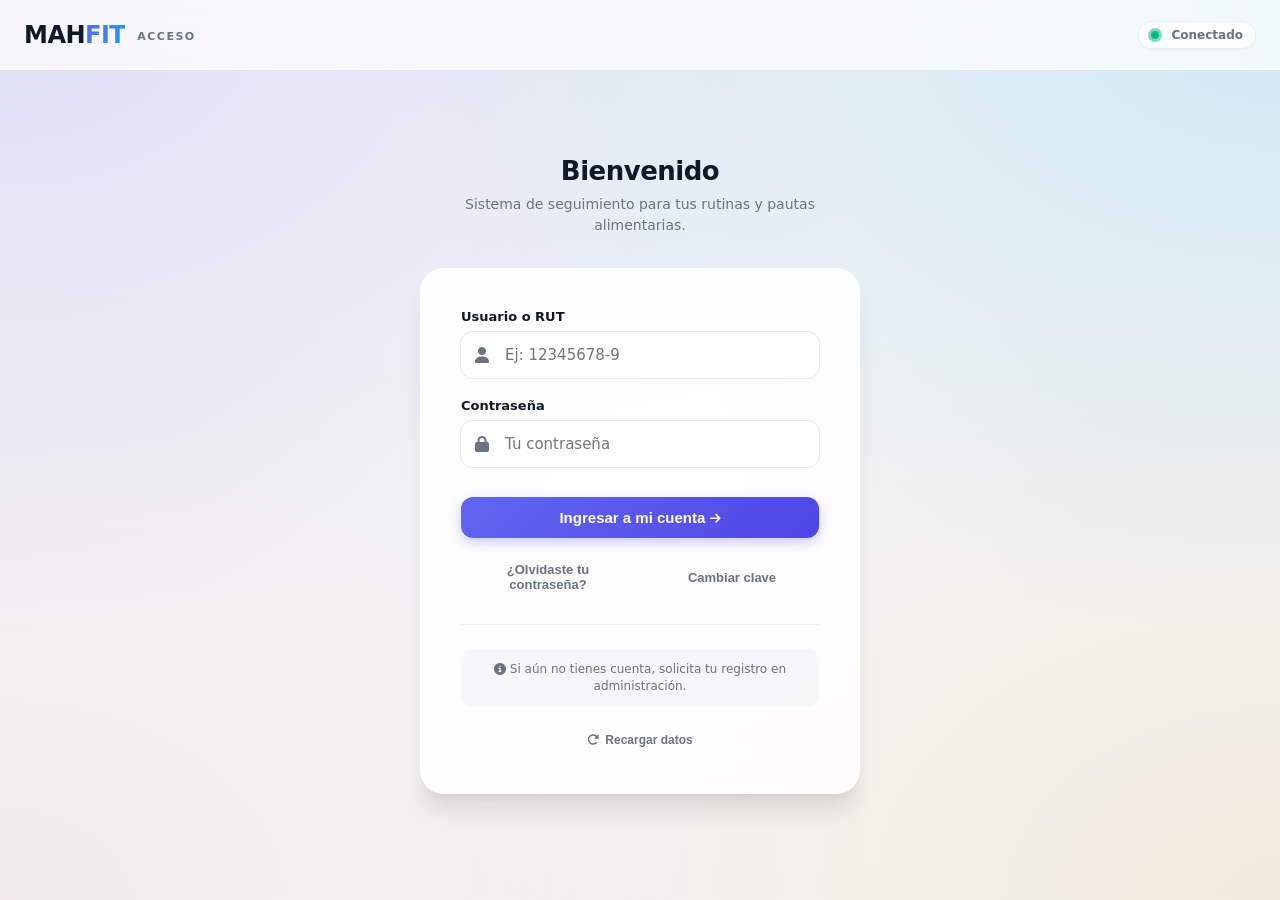
<file: planes.html>
<!doctype html>
<html lang="es">
<head>
  <meta charset="UTF-8" />
  <meta name="viewport" content="width=device-width, initial-scale=1.0"/>
  <title>MAH FIT | Planes</title>
  <link rel="stylesheet" href="assets/styles.css"/>

  <style>
    :root{
      --bg0:#0a0e14;
      --bg1:#0f1623;
      --card:#121b2a;
      --line:rgba(255,255,255,.10);
      --txt:rgba(255,255,255,.88);
      --mut:rgba(255,255,255,.65);
      --ok:#2bd576;
      --bad:#ff5a67;
      --pri2:#23a6ff;
      --shadow:0 10px 30px rgba(0,0,0,.35);
      --radius:16px;
    }
    body{
      margin:0;
      font-family: ui-sans-serif, system-ui, -apple-system, Segoe UI, Roboto, Arial;
      background: radial-gradient(1200px 800px at 20% -10%, rgba(124,92,255,.20), transparent 60%),
                  radial-gradient(900px 700px at 100% 0%, rgba(35,166,255,.18), transparent 55%),
                  linear-gradient(180deg, var(--bg0), var(--bg1));
      color: var(--txt);
      min-height:100vh;
    }
    .topbar{
      position: sticky;
      top:0;
      z-index: 5;
      display:flex;
      align-items:center;
      justify-content:space-between;
      padding:14px 18px;
      border-bottom: 1px solid var(--line);
      background: rgba(10,14,20,.75);
      backdrop-filter: blur(12px);
    }
    .brand{ font-weight:1000; letter-spacing:.7px; user-select:none; }
    .brand .fit{ color: var(--pri2); }
    .nav-right{ display:flex; align-items:center; gap:10px; }
    .btn{
      border:1px solid rgba(255,255,255,.12);
      background: rgba(255,255,255,.06);
      color: rgba(255,255,255,.88);
      padding: 10px 12px;
      border-radius: 12px;
      cursor:pointer;
      font-weight: 1000;
    }
    .btn.ghost{ background: transparent; }
    .btn.primary{
      border-color: rgba(35,166,255,.35);
      background: rgba(35,166,255,.14);
    }
    .wrap{ max-width: 1100px; margin: 18px auto 60px; padding: 0 18px; }
    .card{
      background: rgba(18,27,42,.75);
      border:1px solid var(--line);
      border-radius: var(--radius);
      box-shadow: var(--shadow);
      overflow:hidden;
    }
    .cardHead{
      padding: 14px;
      border-bottom:1px solid rgba(255,255,255,.06);
      display:flex;
      align-items:flex-start;
      justify-content:space-between;
      gap: 10px;
    }
    .title{
      font-weight:1000;
      letter-spacing:.6px;
      text-transform:uppercase;
      font-size: 12px;
    }
    .muted{ color: var(--mut); font-size: 13px; font-weight:700; margin-top:4px; }
    .cardBody{ padding: 14px; }
    .tableWrap{ overflow:auto; border-top:1px solid rgba(255,255,255,.06); max-height: 560px; }
    table{ width:100%; border-collapse: collapse; min-width: 900px; }
    th, td{
      text-align:left;
      padding: 10px 12px;
      border-bottom: 1px solid rgba(255,255,255,.06);
      font-weight: 800;
      font-size: 13px;
      vertical-align: middle;
    }
    th{
      position: sticky;
      top:0;
      background: rgba(18,27,42,.92);
      z-index: 1;
      font-size: 12px;
      text-transform: uppercase;
      letter-spacing:.6px;
      color: rgba(255,255,255,.78);
      border-bottom: 1px solid rgba(255,255,255,.10);
    }
    input, select{
      width:100%;
      padding: 8px 10px;
      border-radius: 10px;
      border:1px solid rgba(255,255,255,.10);
      background: rgba(0,0,0,.28);
      color: rgba(255,255,255,.92);
      outline:none;
      font-weight:800;
    }
    .msg{
      margin-top: 10px;
      font-weight: 900;
      font-size: 13px;
    }
    .msg.ok{ color: rgba(170,255,200,.95); }
    .msg.bad{ color: rgba(255,180,186,.95); }
    .pill{
      display:inline-flex;
      padding: 6px 10px;
      border-radius: 999px;
      border:1px solid rgba(255,255,255,.12);
      background: rgba(0,0,0,.25);
      font-weight: 900;
      font-size: 12px;
      white-space:nowrap;
    }
    .pill.ok{ border-color: rgba(43,213,118,.35); background: rgba(43,213,118,.10); }
    .pill.bad{ border-color: rgba(255,90,103,.35); background: rgba(255,90,103,.10); }
  </style>
</head>
<body>

<header class="topbar">
  <div class="brand">MAH <span class="fit">FIT</span></div>
  <div class="nav-right">
    <button id="btnBack" class="btn ghost">← Volver</button>
    <button id="btnReload" class="btn">Recargar</button>
    <button id="btnSaveAll" class="btn primary">Guardar cambios</button>
  </div>
</header>

<div class="wrap">
  <div class="card">
    <div class="cardHead">
      <div>
        <div class="title">Planes</div>
        <div class="muted">Edita precios/días/activo/orden. Se guarda en la hoja PLANES.</div>
      </div>
      <span class="pill">Admin</span>
    </div>

    <div class="tableWrap">
      <table>
        <thead>
          <tr>
            <th>PlanId</th>
            <th>Nombre</th>
            <th>Tipo</th>
            <th>Días</th>
            <th>Precio (CLP)</th>
            <th>Activo</th>
            <th>Orden</th>
            <th>Estado</th>
          </tr>
        </thead>
        <tbody id="tb"></tbody>
      </table>
    </div>

    <div class="cardBody">
      <div id="msg" class="msg"></div>
      <div class="muted">Tip: puedes desactivar un plan (Activo=0) para que no aparezca en la renovación.</div>
    </div>
  </div>
</div>


<!-- MAH FIT BOOT MODE: core (cache-first, fast admin view) -->
<script>
  window.MAHFIT_BOOT_MODE = "core";
</script>

<script src="assets/app.js" defer></script>

<script>
  function msg(el, text, ok){
    if(!el) return;
    el.className = "msg " + (ok ? "ok" : "bad");
    el.textContent = text;
  }

  function safeNum(v, fb=0){
    const n = Number(v);
    return Number.isFinite(n) ? n : fb;
  }

  function normalizeId(s){
    return String(s||"").trim().toUpperCase();
  }

  document.addEventListener("DOMContentLoaded", async ()=>{
    const me = requireAuth("FUNCIONARIO");
    if(!me) return;

    const tb = document.getElementById("tb");
    const msgEl = document.getElementById("msg");

    async function load(){
      msg(msgEl, "Cargando planes…", true);
      try{
        await syncDown();
        const planes = (typeof getPlanes === "function") ? getPlanes() : [];
        render(planes);
        msg(msgEl, "Listo ✅", true);
      }catch(e){
        console.error(e);
        msg(msgEl, "❌ No se pudo cargar PLANES (revisa Apps Script/Deploy)", false);
      }
    }

    function render(planes){
      tb.innerHTML = "";
      const list = (planes || []).slice().sort((a,b)=> safeNum(a.orden,999)-safeNum(b.orden,999));

      list.forEach(p=>{
        const tr = document.createElement("tr");
        tr.innerHTML = `
          <td><span class="pill">${normalizeId(p.planId)}</span></td>
          <td><input data-k="nombre" value="${String(p.nombre||"").replaceAll('"','&quot;')}" /></td>
          <td>
            <select data-k="tipo">
              ${["MENSUAL","TRIMESTRAL","SEMESTRAL","ANUAL","SEMANAL","DIARIO","OTRO"].map(t=>`
                <option value="${t}" ${String(p.tipo||"").toUpperCase()===t?"selected":""}>${t}</option>
              `).join("")}
            </select>
          </td>
          <td><input data-k="dias" type="number" min="0" step="1" value="${safeNum(p.dias,0)}" /></td>
          <td><input data-k="precioCLP" type="number" min="0" step="1" value="${safeNum(p.precioCLP,0)}" /></td>
          <td>
            <select data-k="activo">
              <option value="1" ${(String(p.activo)==="1"||p.activo===1||p.activo===true)?"selected":""}>1</option>
              <option value="0" ${(String(p.activo)==="0"||p.activo===0||p.activo===false)?"selected":""}>0</option>
            </select>
          </td>
          <td><input data-k="orden" type="number" min="0" step="1" value="${safeNum(p.orden,999)}" /></td>
          <td>${(String(p.activo)==="1"||p.activo===1||p.activo===true) ? `<span class="pill ok">ACTIVO</span>` : `<span class="pill bad">INACTIVO</span>`}</td>
        `;

        tr.dataset.planId = normalizeId(p.planId);
        tb.appendChild(tr);
      });
    }

    async function saveAll(){
      const rows = Array.from(tb.querySelectorAll("tr"));
      if(!rows.length) return;

      msg(msgEl, "Guardando cambios…", true);

      try{
        for(const tr of rows){
          const planId = normalizeId(tr.dataset.planId);
          const inputs = tr.querySelectorAll("[data-k]");
          const obj = { PlanId: planId };

          inputs.forEach(el=>{
            const k = el.getAttribute("data-k");
            let v = el.value;

            if(k === "dias" || k === "precioCLP" || k === "orden"){
              v = safeNum(v, 0);
            }
            if(k === "activo"){
              v = String(v) === "1" ? 1 : 0;
            }
            if(k === "tipo"){
              v = String(v||"").toUpperCase();
            }

            if(k === "nombre") obj.Nombre = v;
            if(k === "tipo") obj.Tipo = v;
            if(k === "dias") obj.Dias = v;
            if(k === "precioCLP") obj.PrecioCLP = v;
            if(k === "activo") obj.Activo = v;
            if(k === "orden") obj.Orden = v;
          });

          // ✅ Guarda cada plan en Sheets
          await apiPost("PLANES", obj);
        }

        // recargar cache
        await syncDown();
        msg(msgEl, "✅ Guardado! (planes actualizados)", true);
      }catch(e){
        console.error(e);
        msg(msgEl, "❌ Error guardando (revisa Apps Script / permisos)", false);
      }
    }

    document.getElementById("btnBack").addEventListener("click", ()=> location.href="funcionario.html");
    document.getElementById("btnReload").addEventListener("click", load);
    document.getElementById("btnSaveAll").addEventListener("click", saveAll);

    await load();
  });
</script>

</body>
</html>
</file>
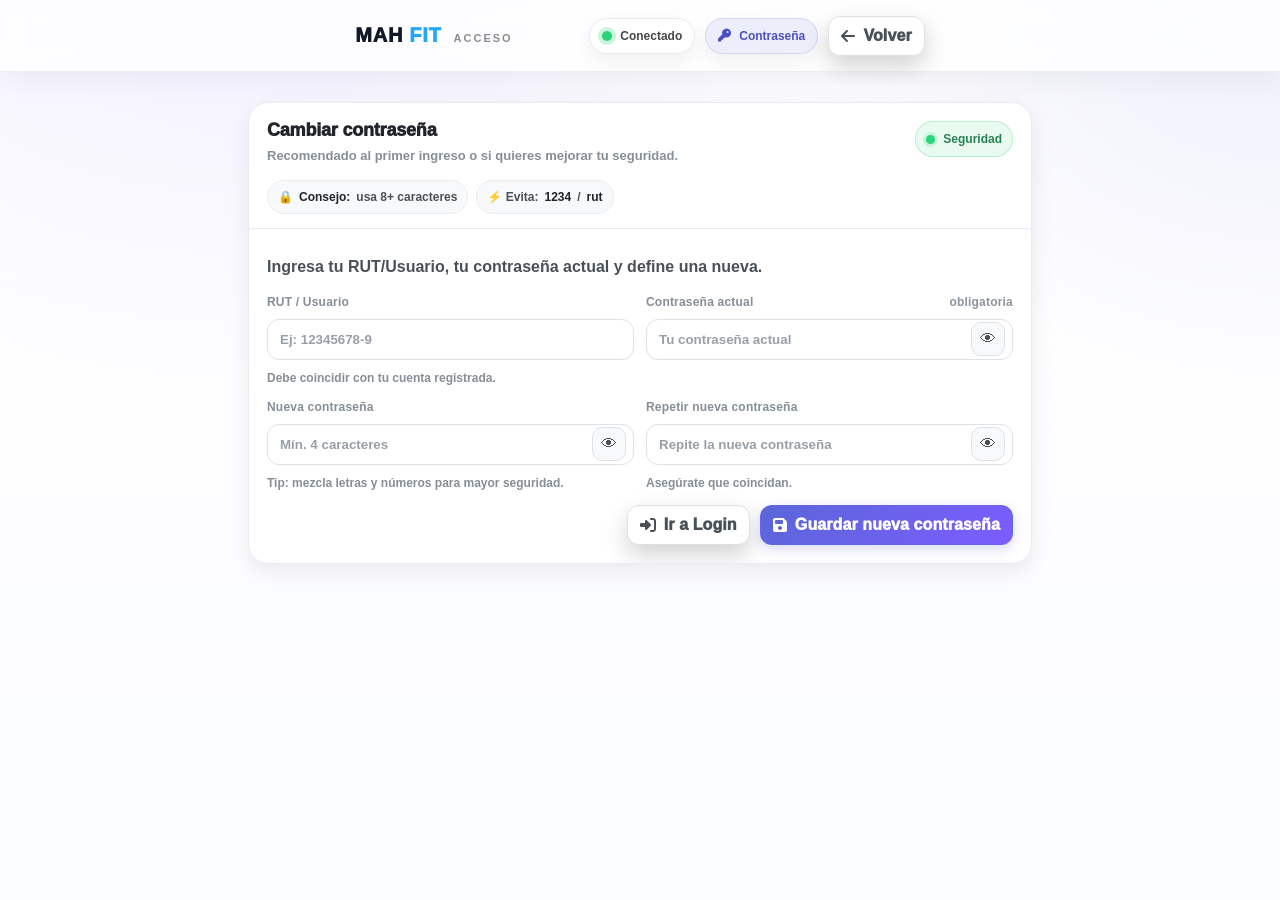
<file: pw.html>
<!doctype html>
<html lang="es">
<head>
  <meta charset="UTF-8" />
  <meta name="viewport" content="width=device-width, initial-scale=1.0"/>
  <title>MAH FIT | Cambiar contraseña</title>
  <link rel="stylesheet" href="assets/styles.css"/>
  <link rel="stylesheet" href="https://cdnjs.cloudflare.com/ajax/libs/font-awesome/6.4.0/css/all.min.css">

  <style>
    :root{
      --bg:#ffffff;
      --surface:#ffffff;
      --surface-2:#f8f9fa;
      --surface-3:#f1f3f5;
      --stroke:#e9ecef;
      --stroke-2:#dee2e6;

      --txt:#212529;
      --txt-2:#495057;
      --mut:#868e96;

      --brand:#5a67d8;
      --brand2:#7c5cff;
      --brand-grad: linear-gradient(135deg, #5a67d8, #7c5cff);

      --ok:#2bd576;
      --bad:#ff6b6b;
      --warn:#ffd166;

      --radius:16px;
      --radius-lg:20px;

      --shadow:0 4px 12px rgba(0,0,0,.05);
      --shadow-lg:0 8px 24px rgba(0,0,0,.08);
      --shadow-xl:0 12px 32px rgba(0,0,0,.10);

      --max:1150px;
      --safe-bottom: env(safe-area-inset-bottom, 0px);
      --safe-top: env(safe-area-inset-top, 0px);
      --transition: all .2s ease;
    }

    *{ box-sizing:border-box; margin:0; padding:0; }
    html,body{
      height:100%;
      font-family:-apple-system, BlinkMacSystemFont, "Segoe UI", Roboto, Oxygen, Ubuntu, "Helvetica Neue", sans-serif;
      background: var(--bg);
      color: var(--txt);
      -webkit-font-smoothing: antialiased;
      -moz-osx-font-smoothing: grayscale;
      line-height:1.5;
    }
    a{ color:inherit; text-decoration:none; }
    button{ font:inherit; cursor:pointer; border:none; background:none; }

    body{
      background:
        radial-gradient(1200px 800px at 20% -10%, rgba(124,92,255,.10), transparent 60%),
        radial-gradient(900px 700px at 100% 0%, rgba(90,103,216,.10), transparent 55%),
        linear-gradient(180deg, #fff, #fbfcff);
      min-height:100vh;
    }

    .wrap{
      max-width: 820px;
      margin: 0 auto;
      padding: calc(14px + var(--safe-top)) 18px calc(26px + var(--safe-bottom));
    }

    /* =========================
       TOPBAR PRO (igual index)
       ========================= */
    .topbar{
      position: sticky;
      top: 0;
      z-index: 30;
      padding: 10px 0;
      background: rgba(255,255,255,.78);
      backdrop-filter: blur(14px);
      -webkit-backdrop-filter: blur(14px);
      border-bottom: 1px solid rgba(0,0,0,.06);
      box-shadow: 0 10px 30px rgba(0,0,0,.05);
    }

    .topbar-row{
      display:flex;
      align-items:center;
      justify-content:space-between;
      gap: 14px;
    }

    .brand{
      display:flex;
      align-items:baseline;
      gap: 10px;
      user-select:none;
      min-width: 220px;
    }
    .brandLogo{
      display:flex;
      align-items:baseline;
      gap:6px;
      font-weight: 1000;
      letter-spacing: 1px;
      line-height: 1;
    }
    .brandLogo .mah{ color:#111827; font-size:20px; }
    .brandLogo .fit{ color:#23a6ff; font-size:20px; }
    .brandText span{
      display:block;
      font-size: 11px;
      font-weight: 900;
      letter-spacing: 2px;
      text-transform: uppercase;
      color: rgba(0,0,0,.45);
      margin-left: 2px;
    }

    .topRight{
      display:flex;
      align-items:center;
      gap: 10px;
      flex-wrap: wrap;
      justify-content:flex-end;
    }

    .statusChip,
    .sectionChip{
      display:inline-flex;
      align-items:center;
      gap: 8px;
      padding: 8px 12px;
      border-radius: 999px;
      background: rgba(255,255,255,.85);
      border: 1px solid rgba(0,0,0,.08);
      box-shadow: 0 8px 22px rgba(0,0,0,.06);
      color: rgba(0,0,0,.72);
      font-size: 12px;
      font-weight: 800;
      white-space: nowrap;
    }

    .sectionChip{
      background: rgba(90,103,216,.10);
      border-color: rgba(90,103,216,.18);
      color: rgba(60,65,190,.92);
    }
    .sectionChip i{ font-size: 13px; }

    /* DB DOT compatible app.js */
    .db-dot{
      width:10px; height:10px;
      border-radius: 999px;
      background: rgba(0,0,0,.30);
      box-shadow: 0 0 0 4px rgba(0,0,0,.06);
    }
    .db-dot.connecting{
      background: var(--warn);
      box-shadow: 0 0 0 4px rgba(255,209,102,.28);
      animation: dbPulse 1.0s ease-in-out infinite;
    }
    .db-dot.connected{
      background: var(--ok);
      box-shadow: 0 0 0 4px rgba(43,213,118,.25);
      animation:none;
    }
    .db-dot.error{
      background: var(--bad);
      box-shadow: 0 0 0 4px rgba(255,107,107,.22);
      animation:none;
    }
    @keyframes dbPulse{
      0%,100%{ transform:scale(1); opacity:.75; }
      50%{ transform:scale(1.25); opacity:1; }
    }

    /* =========================
       CARD PRO
       ========================= */
    .card{
      background: var(--surface);
      border: 1px solid var(--stroke);
      border-radius: var(--radius-lg);
      box-shadow: var(--shadow-lg);
      overflow:hidden;
      margin-top: 16px;
    }

    .cardHead{
      padding: 18px 18px 14px;
      border-bottom: 1px solid var(--stroke);
      display:flex;
      align-items:flex-start;
      justify-content:space-between;
      gap: 12px;
    }

    .titleBlock{ display:flex; flex-direction:column; gap: 6px; }
    .cardTitle{
      font-size: 18px;
      font-weight: 1000;
      letter-spacing: -0.2px;
      line-height: 1.1;
    }
    .sub{
      color: var(--mut);
      font-size: 13px;
      font-weight: 650;
      line-height: 1.35;
    }

    .pill{
      display:inline-flex;
      align-items:center;
      gap: 8px;
      padding: 8px 10px;
      border-radius: 999px;
      border: 1px solid rgba(43,213,118,.26);
      background: rgba(43,213,118,.10);
      color: rgba(31,122,73,.95);
      font-size: 12px;
      font-weight: 900;
      white-space: nowrap;
    }
    .pill .dot{
      width:9px; height:9px; border-radius:50%;
      background: var(--ok);
      box-shadow: 0 0 0 3px rgba(43,213,118,.18);
      display:inline-block;
    }

    .cardBody{ padding: 16px 18px 18px; }

    .badges{
      display:flex;
      gap:8px;
      flex-wrap: wrap;
      margin-top: 10px;
    }
    .chip{
      display:inline-flex;
      align-items:center;
      gap:6px;
      padding: 7px 10px;
      border-radius: 999px;
      font-size: 12px;
      border: 1px solid var(--stroke);
      background: var(--surface-2);
      color: var(--txt-2);
      font-weight: 800;
    }
    .chip strong{ color: var(--txt); }

    .mutedLine{
      color: var(--txt-2);
      font-weight: 650;
      margin-top: 10px;
      line-height: 1.45;
    }

    /* Form grid */
    .pw-grid{
      display:grid;
      grid-template-columns: 1fr 1fr;
      gap: 12px;
      margin-top: 14px;
    }
    @media (max-width: 720px){
      .pw-grid{ grid-template-columns: 1fr; }
    }

    .field{ display:flex; flex-direction:column; gap:8px; }
    .label{
      font-size: 12px;
      color: var(--mut);
      font-weight: 900;
      display:flex;
      align-items:center;
      justify-content:space-between;
      gap: 10px;
      letter-spacing: .2px;
    }
    .hint{
      font-size: 12px;
      color: var(--mut);
      font-weight: 650;
      margin-top: 2px;
      line-height: 1.35;
    }

    .inputWrap{
      position: relative;
      display:flex;
      align-items:center;
    }
    .inputWrap input{
      width: 100%;
      padding: 12px 42px 12px 12px;
      border-radius: 12px;
      border: 1px solid var(--stroke-2);
      background: #fff;
      color: var(--txt);
      outline: none;
      font-weight: 750;
      transition: var(--transition);
    }
    .inputWrap input::placeholder{ color: rgba(134,142,150,.85); font-weight: 650; }
    .inputWrap input:focus{
      border-color: rgba(90,103,216,.55);
      box-shadow: 0 0 0 3px rgba(90,103,216,.12);
    }

    .toggleBtn{
      position:absolute;
      right: 8px;
      height: 34px;
      width: 34px;
      border-radius: 10px;
      border: 1px solid var(--stroke-2);
      background: var(--surface-2);
      color: var(--txt-2);
      display:grid;
      place-items:center;
      cursor: pointer;
      user-select:none;
      transition: var(--transition);
    }
    .toggleBtn:hover{
      background: var(--surface-3);
      transform: translateY(-1px);
      box-shadow: var(--shadow);
    }

    .btn{
      border: 1px solid var(--stroke-2);
      background: var(--surface-2);
      color: var(--txt);
      padding: 10px 12px;
      border-radius: 12px;
      font-weight: 950;
      letter-spacing:.1px;
      transition: var(--transition);
      user-select:none;
      text-decoration:none;
      display:inline-flex;
      justify-content:center;
      align-items:center;
      gap: 8px;
      min-height: 40px;
    }
    .btn:hover{
      transform: translateY(-1px);
      box-shadow: var(--shadow);
      background: var(--surface-3);
    }
    .btn:active{ transform: translateY(0px); }

    .btn.primary{
      border-color: rgba(90,103,216,.35);
      background: var(--brand-grad);
      color: #fff;
      box-shadow: 0 4px 12px rgba(90,103,216,.25);
    }
    .btn.primary:hover{ box-shadow: 0 6px 16px rgba(90,103,216,.35); }

    .btn.ghost{
      background: #fff;
      color: var(--txt-2);
      border-color: var(--stroke-2);
    }
    .btn.ghost:hover{ background: var(--surface-2); }

    .pw-actions{
      display:flex;
      gap: 10px;
      align-items:center;
      justify-content:flex-end;
      flex-wrap: wrap;
      margin-top: 14px;
    }

    /* Message */
    #pwMsg.msg{
      margin-top: 12px;
      border-radius: 12px;
      padding: 10px 12px;
      border: 1px solid var(--stroke);
      background: var(--surface-2);
      color: var(--txt-2);
      font-weight: 800;
      display:none;
    }
    #pwMsg.msg.ok{
      border-color: rgba(43,213,118,.35);
      background: rgba(43,213,118,.10);
      color: #1f7a49;
    }
    #pwMsg.msg.bad{
      border-color: rgba(255,107,107,.35);
      background: rgba(255,107,107,.10);
      color: #8a2a2a;
    }

    @media(max-width:520px){
      .brand{ min-width:auto; }
      .brandText{ display:none; }
      .statusChip, .sectionChip{ padding: 7px 10px; }
    }
  </style>
</head>

<body data-page="pw">
  <header class="topbar">
    <div class="wrap" style="padding-top:0;padding-bottom:0;max-width:820px;">
      <div class="topbar-row">
        <div class="brand">
          <div class="brandLogo"><span class="mah">MAH</span><span class="fit">FIT</span></div>
          <div class="brandText"><span>Acceso</span></div>
        </div>

        <div class="topRight">
          <div class="statusChip" title="Estado de conexión">
            <span id="dbDot" class="db-dot connecting"></span>
            <span id="dbText" class="statusText">Conectando…</span>
          </div>

          <div class="sectionChip">
            <i class="fa-solid fa-key"></i>
            <span>Contraseña</span>
          </div>

          <button id="btnBack" class="btn ghost" type="button">
            <i class="fa-solid fa-arrow-left"></i> Volver
          </button>
        </div>
      </div>
    </div>
  </header>

  <main class="wrap">
    <div class="card">
      <div class="cardHead">
        <div class="titleBlock">
          <div class="cardTitle">Cambiar contraseña</div>
          <div class="sub">Recomendado al primer ingreso o si quieres mejorar tu seguridad.</div>

          <div class="badges">
            <span class="chip">🔒 <strong>Consejo:</strong> usa 8+ caracteres</span>
            <span class="chip">⚡ Evita: <strong>1234</strong> / <strong>rut</strong></span>
          </div>
        </div>

        <span class="pill"><span class="dot"></span>Seguridad</span>
      </div>

      <div class="cardBody">
        <div class="mutedLine">
          Ingresa tu <b>RUT/Usuario</b>, tu <b>contraseña actual</b> y define una nueva.
        </div>

        <form id="pwForm" autocomplete="off">
          <div class="pw-grid">
            <div class="field">
              <div class="label">RUT / Usuario</div>
              <div class="inputWrap">
                <input id="pwRut" placeholder="Ej: 12345678-9" required />
              </div>
              <div class="hint">Debe coincidir con tu cuenta registrada.</div>
            </div>

            <div class="field">
              <div class="label">
                Contraseña actual
                <span style="font-size:12px;color:rgba(134,142,150,.95);font-weight:700;">obligatoria</span>
              </div>
              <div class="inputWrap">
                <input id="pwOld" placeholder="Tu contraseña actual" type="password" required />
                <button class="toggleBtn" type="button" data-toggle="pwOld" aria-label="Mostrar/Ocultar">👁</button>
              </div>
            </div>

            <div class="field">
              <div class="label">Nueva contraseña</div>
              <div class="inputWrap">
                <input id="pwNew" placeholder="Mín. 4 caracteres" type="password" required />
                <button class="toggleBtn" type="button" data-toggle="pwNew" aria-label="Mostrar/Ocultar">👁</button>
              </div>
              <div class="hint" id="pwStrength">Tip: mezcla letras y números para mayor seguridad.</div>
            </div>

            <div class="field">
              <div class="label">Repetir nueva contraseña</div>
              <div class="inputWrap">
                <input id="pwNew2" placeholder="Repite la nueva contraseña" type="password" required />
                <button class="toggleBtn" type="button" data-toggle="pwNew2" aria-label="Mostrar/Ocultar">👁</button>
              </div>
              <div class="hint" id="pwMatchHint">Asegúrate que coincidan.</div>
            </div>
          </div>

          <div class="pw-actions">
            <a class="btn ghost" href="index.html"><i class="fa-solid fa-right-to-bracket"></i> Ir a Login</a>
            <button class="btn primary" id="btnSave" type="submit"><i class="fa-solid fa-floppy-disk"></i> Guardar nueva contraseña</button>
          </div>
        </form>

        <div id="pwMsg" class="msg"></div>
      </div>
    </div>
  </main>

  
<!-- MAH FIT BOOT MODE: core (light page, instant render) -->
<script>
  window.MAHFIT_BOOT_MODE = "core";
</script>

<script src="assets/app.js" defer></script>
  <script>
    // Volver
    const btnBack = document.getElementById("btnBack");
    btnBack.addEventListener("click", ()=> location.href="index.html");

    const pwForm = document.getElementById("pwForm");
    const pwMsg  = document.getElementById("pwMsg");
    const btnSave = document.getElementById("btnSave");

    const pwNew  = document.getElementById("pwNew");
    const pwNew2 = document.getElementById("pwNew2");
    const pwStrength = document.getElementById("pwStrength");
    const pwMatchHint = document.getElementById("pwMatchHint");

    function showMsg(text, ok){
      pwMsg.style.display = "block";
      pwMsg.className = "msg " + (ok ? "ok" : "bad");
      pwMsg.textContent = text;
    }

    // 👁 Toggle mostrar/ocultar
    document.querySelectorAll("[data-toggle]").forEach(btn=>{
      btn.addEventListener("click", ()=>{
        const id = btn.getAttribute("data-toggle");
        const input = document.getElementById(id);
        if(!input) return;
        input.type = (input.type === "password") ? "text" : "password";
        btn.textContent = (input.type === "password") ? "👁" : "🙈";
      });
    });

    // Feedback liviano: fuerza/coinicidencia
    function updateHints(){
      const v = pwNew.value || "";
      let score = 0;
      if(v.length >= 8) score++;
      if(/[A-Z]/.test(v)) score++;
      if(/[0-9]/.test(v)) score++;
      if(/[^a-zA-Z0-9]/.test(v)) score++;

      const labels = [
        "Tip: mezcla letras y números para mayor seguridad.",
        "Bien: considera 8+ caracteres.",
        "Mejor: agrega una MAYÚSCULA o símbolo.",
        "Muy bien: buena combinación.",
        "Excelente: contraseña fuerte."
      ];
      pwStrength.textContent = labels[Math.min(score, 4)];

      const v2 = pwNew2.value || "";
      if(!v && !v2){
        pwMatchHint.textContent = "Asegúrate que coincidan.";
        return;
      }
      if(v2.length === 0){
        pwMatchHint.textContent = "Repítela para confirmar.";
        return;
      }
      pwMatchHint.textContent = (v === v2) ? "✅ Coinciden." : "❌ No coinciden.";
    }
    pwNew.addEventListener("input", updateHints);
    pwNew2.addEventListener("input", updateHints);

    pwForm.addEventListener("submit", async (e)=>{
      e.preventDefault();
      pwMsg.style.display = "none";

      try{
        const rut = (document.getElementById("pwRut").value || "").trim();
        const oldPass = document.getElementById("pwOld").value || "";
        const newPass = pwNew.value || "";
        const newPass2 = pwNew2.value || "";

        if(newPass !== newPass2) throw new Error("Las nuevas contraseñas no coinciden.");
        if(newPass.length < 4) throw new Error("La nueva contraseña debe tener al menos 4 caracteres.");

        btnSave.disabled = true;
        btnSave.innerHTML = '<i class="fa-solid fa-spinner fa-spin"></i> Guardando…';

        await apiPost("change_password", { rut, oldPass, newPass });

        showMsg("✅ Contraseña actualizada. Ya puedes ingresar.", true);
        setTimeout(()=> location.href="index.html", 900);
      }catch(err){
        showMsg("❌ " + (err.message || err), false);
      }finally{
        btnSave.disabled = false;
        btnSave.innerHTML = '<i class="fa-solid fa-floppy-disk"></i> Guardar nueva contraseña';
      }
    });
  </script>
</body>
</html>
</file>
<file: assets/styles.css>
:root{
  --bg:#07090c;
  --panel:#0c1118;
  --card:#0f1622;
  --line:rgba(255,255,255,.08);
  --text:#ffffff;
  --muted:rgba(255,255,255,.68);

  --brand:#00c8ff;
  --accent:#f2c400;
  --accent2:#d9ae00;

  --shadow: 0 14px 40px rgba(0,0,0,.55);
  --radius: 14px;
}

*{ box-sizing:border-box; }
html,body{ height:100%; }
body{
  margin:0;
  font-family: system-ui, -apple-system, Segoe UI, Roboto, Arial, sans-serif;
  background: var(--bg);
  color: var(--text);
}

a{ color: var(--brand); text-decoration:none; }
a:hover{ text-decoration:underline; }

.topbar{
  height:72px;
  display:flex;
  align-items:center;
  justify-content:space-between;
  padding:0 28px;
  background:#000;
  border-bottom:1px solid var(--line);
}
.brand{
  font-weight:900;
  letter-spacing:2px;
  text-transform:uppercase;
  font-size:22px;
}
.brand .mah{ color:#fff; }
.brand .fit{ color:var(--brand); }
.nav-right{
  display:flex;
  align-items:center;
  gap:14px;
  color:var(--muted);
  font-size:14px;
}
.badge{
  padding:6px 10px;
  border:1px solid var(--line);
  border-radius:999px;
  background:rgba(255,255,255,.03);
}

.hero{
  position:relative;
  min-height: calc(100vh - 72px);
  background:
    radial-gradient(1200px 500px at 20% 20%, rgba(0,200,255,.14), transparent 60%),
    radial-gradient(900px 450px at 70% 10%, rgba(242,196,0,.14), transparent 60%),
    linear-gradient(180deg, rgba(255,255,255,.03), transparent 35%),
    url("https://images.unsplash.com/photo-1599058917212-d750089bc07d?auto=format&fit=crop&w=1920&q=80") center/cover no-repeat;
}
.hero::before{
  content:"";
  position:absolute;
  inset:0;
  background: linear-gradient(90deg, rgba(0,0,0,.86), rgba(0,0,0,.55) 55%, rgba(0,0,0,.35));
}
.container{
  position:relative;
  max-width:1200px;
  margin:0 auto;
  padding:38px 22px 60px;
}

.grid-3{
  display:grid;
  grid-template-columns: 1.05fr .95fr .95fr;
  gap:28px;
  align-items:start;
}
@media (max-width: 980px){
  .grid-3{ grid-template-columns:1fr; }
}

.h2{
  margin:0 0 14px;
  font-size:26px;
  font-weight:900;
  text-shadow:0 4px 0 rgba(0,0,0,.55);
}

.card{
  background: rgba(15,22,34,.86);
  border:1px solid var(--line);
  border-radius: var(--radius);
  box-shadow: var(--shadow);
  overflow:hidden;
}
.card .head{
  padding:16px 18px;
  border-bottom:1px solid var(--line);
  display:flex;
  justify-content:space-between;
  align-items:center;
  gap:14px;
}
.card .head strong{ font-size:13px; letter-spacing:.5px; text-transform:uppercase; color:rgba(255,255,255,.82); }
.card .body{ padding:18px; }

.form label{
  display:block;
  font-size:12px;
  font-weight:800;
  margin:10px 0 6px;
  color:rgba(255,255,255,.85);
  letter-spacing:.3px;
}
.input, .select, .textarea{
  width:100%;
  height:38px;
  border-radius:10px;
  border:1px solid rgba(255,255,255,.12);
  background: rgba(0,0,0,.35);
  color:#fff;
  padding:0 12px;
  outline:none;
}
.textarea{
  height:110px;
  padding:10px 12px;
  resize:vertical;
}

.row{
  display:flex;
  justify-content:space-between;
  align-items:center;
  gap:10px;
  margin-top:12px;
  color:var(--muted);
  font-size:12px;
}
.row label{ margin:0; font-size:12px; font-weight:600; color:var(--muted); }

.btn{
  height:38px;
  border-radius:10px;
  border:1px solid rgba(0,0,0,.18);
  font-weight:900;
  letter-spacing:.6px;
  cursor:pointer;
  padding:0 14px;
}
.btn.primary{
  background: var(--accent);
  color:#000;
  box-shadow:0 4px 0 rgba(0,0,0,.35);
}
.btn.primary:hover{ background: var(--accent2); }
.btn.ghost{
  background: rgba(255,255,255,.04);
  color:#fff;
  border:1px solid var(--line);
}
.btn.ghost:hover{ background: rgba(255,255,255,.08); }
.btn.block{ width:100%; }
.btn.small{ height:32px; border-radius:9px; font-size:12px; }

.split{
  display:grid;
  grid-template-columns: 1fr 1fr;
  gap:10px;
}
@media (max-width: 520px){
  .split{ grid-template-columns:1fr; }
}

.table{
  width:100%;
  border-collapse:collapse;
  font-size:13px;
}
.table th, .table td{
  padding:10px 10px;
  border-bottom:1px solid var(--line);
  vertical-align:top;
}
.table th{
  text-align:left;
  color:rgba(255,255,255,.78);
  font-size:12px;
  letter-spacing:.5px;
  text-transform:uppercase;
}
.pill{
  display:inline-flex;
  padding:4px 10px;
  border-radius:999px;
  border:1px solid var(--line);
  background: rgba(255,255,255,.03);
  font-size:12px;
  color:rgba(255,255,255,.78);
}
.kpi{
  display:grid;
  grid-template-columns:repeat(3, 1fr);
  gap:12px;
}
@media (max-width: 980px){
  .kpi{ grid-template-columns:1fr; }
}
.kpi .box{
  padding:14px;
  border-radius: var(--radius);
  border:1px solid var(--line);
  background: rgba(0,0,0,.25);
}
.kpi .box b{ font-size:22px; display:block; margin-top:6px; }
.hr{ height:1px; background:var(--line); margin:14px 0; }
.notice{
  padding:12px 14px;
  border:1px solid rgba(0,200,255,.25);
  background: rgba(0,200,255,.08);
  border-radius: var(--radius);
  color: rgba(255,255,255,.88);
  font-size:13px;
}

.db-badge{
  display:inline-flex;
  align-items:center;
  gap:8px;
  padding:6px 10px;
  border-radius:999px;
  border:1px solid rgba(255,255,255,.14);
  background:rgba(255,255,255,.06);
  color:rgba(255,255,255,.9);
  font-size:12px;
}

.db-dot{
  width:10px;
  height:10px;
  border-radius:999px;
  background:rgba(255,255,255,.4);
}

.db-dot.connecting{ background:rgba(255,255,255,.4); }
.db-dot.connected{ background:#2bd576; }
.db-dot.error{ background:#ff5a67; }

.kpi-delta{
  font-size:10px;
  padding:3px 7px;
  gap:4px;
}
.kpi-delta i{ font-size:9px; }

.kpi-delta.up{
  color: var(--success);
  border-color: rgba(43,213,118,.35);
  background: rgba(43,213,118,.08);
}

.kpi-delta.down{
  color: var(--danger);
  border-color: rgba(255,107,107,.35);
  background: rgba(255,107,107,.08);
}

.kpi-delta.flat{
  color: var(--txt-muted);
  border-color: var(--stroke);
  background: var(--surface-2);
}

.kpi-delta i{ font-size:10px; }  /* ✅ ícono más pequeño */



.kpi-delta.up{
  color: var(--success);
  border-color: rgba(43,213,118,.35);
  background: rgba(43,213,118,.08);
}

.kpi-delta.down{
  color: var(--danger);
  border-color: rgba(255,107,107,.35);
  background: rgba(255,107,107,.08);
}

.kpi-delta.flat{
  color: var(--txt-muted);
  border-color: var(--stroke);
  background: var(--surface-2);
}

.kpi-delta i{ font-size:10px; }  /* ✅ ícono más pequeño */

}

.kpi-delta.up{
  color: var(--success);
  border-color: rgba(43,213,118,.35);
  background: rgba(43,213,118,.08);
}

.kpi-delta.down{
  color: var(--danger);
  border-color: rgba(255,107,107,.35);
  background: rgba(255,107,107,.08);
}

.kpi-delta.flat{
  color: var(--txt-muted);
  border-color: var(--stroke);
  background: var(--surface-2);
}

.kpi-delta i{ font-size:11px; }
/* =========================
   NUEVO: Analisis Músculo-Grasa
   ========================= */
.mg-grid{
  display:grid;
  gap:12px;
}
.mg-row{
  display:grid;
  grid-template-columns: 160px 1fr 120px;
  gap:12px;
  align-items:center;
  padding:10px 12px;
  border:1px solid var(--stroke);
  border-radius: var(--radius);
  background: var(--surface-2);
}
@media (max-width: 640px){
  .mg-row{ grid-template-columns: 1fr; }
}
.mg-label b{ display:block; font-size:13px; color:var(--txt); }
.mg-label small{ font-size:12px; color:var(--txt-muted); }

.mg-bar{
  position:relative;
  height:16px;
  border-radius:999px;
  overflow:hidden;
  border:1px solid var(--stroke);
  background:
    linear-gradient(90deg,
      rgba(255,107,107,.25) 0%,
      rgba(255,107,107,.25) 33.33%,
      rgba(43,213,118,.18) 33.33%,
      rgba(43,213,118,.18) 66.66%,
      rgba(255,209,102,.25) 66.66%,
      rgba(255,209,102,.25) 100%);
}
.mg-bar::after{
  content:"Bajo            Normal            Alto";
  position:absolute;
  inset:auto 0 -18px 0;
  font-size:11px;
  color:var(--txt-muted);
  display:flex;
  justify-content:space-between;
  padding:0 8px;
}
.mg-pin{
  position:absolute;
  top:-6px;
  width:3px;
  height:28px;
  border-radius:2px;
  background: var(--brand);
  box-shadow: 0 0 0 3px rgba(90,103,216,.15);
}
.mg-value{
  text-align:right;
  font-weight:800;
  color:var(--txt);
}
.mg-value small{ font-weight:700; color:var(--txt-muted); }

/* =========================
   NUEVO: Historial composición
   ========================= */
.comp-table{
  width:100%;
  border-collapse:separate;
  border-spacing:0;
  overflow:hidden;
  border:1px solid var(--stroke);
  border-radius: var(--radius);
  background:#fff;
}
.comp-table th, .comp-table td{
  padding:10px 10px;
  border-bottom:1px solid var(--stroke);
  font-size:12px;
  text-align:center;
  white-space:nowrap;
}
.comp-table th{
  background: var(--surface-2);
  color: var(--txt-2);
  font-weight:800;
}
.comp-table tr:last-child td{ border-bottom:none; }
.comp-muted{ color: var(--txt-muted); font-weight:700; }
.comp-scroll{
  overflow:auto;
  border-radius: var(--radius);
}
/* =========================
   LOGO MAH FIT (FINAL PRO)
   ========================= */
.brandLogo{
  display:flex;
  align-items:baseline;
  gap:6px;
  font-weight:1000;
  letter-spacing: 1px;
  user-select:none;
  line-height:1;
}

.brandLogo .mah{
  color:#1f2937; /* gris oscuro pro */
  font-size:20px;
}

.brandLogo .fit{
  color:#23a6ff; /* celeste fitness */
  font-size:20px;
}

/* subtítulo ACCESO */
.brandText span{
  margin-top:2px;
  display:block;
  font-size:11px;
  font-weight:900;
  letter-spacing:2px;
  text-transform:uppercase;
  color:var(--mut);
}











/* ===========================
   FUNCIONARIO UI PRO (OVERRIDE)
   Pegar al FINAL del <style>
   =========================== */

:root{
  --glass: rgba(18,27,42,.72);
  --glass2: rgba(18,27,42,.88);
  --stroke: rgba(255,255,255,.10);
  --stroke2: rgba(255,255,255,.14);
  --shadow2: 0 18px 60px rgba(0,0,0,.45);
}

/* Topbar pro */
.topbar{
  padding: 12px 18px;
  background: rgba(10,14,20,.62);
  border-bottom: 1px solid rgba(255,255,255,.08);
  box-shadow: 0 14px 50px rgba(0,0,0,.35);
  backdrop-filter: blur(14px);
}
.topbar-row{
  width: min(1200px, 100%);
  margin: 0 auto;
  display:flex;
  align-items:center;
  justify-content:space-between;
  gap: 14px;
}

.brand{
  display:flex;
  align-items:baseline;
  gap:10px;
}
.brand .mah, .brand .fit{
  font-size: 18px;
  letter-spacing: .8px;
}
.badge.soft{
  border-color: rgba(35,166,255,.28);
  background: rgba(35,166,255,.10);
  color: rgba(255,255,255,.88);
}

/* Right layout */
.nav-right{
  display:flex;
  align-items:center;
  gap: 10px;
  flex-wrap: wrap;
  justify-content:flex-end;
}

.userChip{
  display:inline-flex;
  align-items:center;
  gap:10px;
  padding: 8px 12px;
  border-radius: 999px;
  border: 1px solid rgba(255,255,255,.10);
  background: rgba(255,255,255,.04);
  color: rgba(255,255,255,.86);
  font-weight: 900;
  font-size: 12px;
  backdrop-filter: blur(10px);
}
.userChip i{
  opacity:.9;
  color: rgba(255,255,255,.78);
}

.nav-actions{
  display:flex;
  align-items:center;
  gap: 8px;
  flex-wrap: wrap;
}

/* Chips conexión más premium */
.db-indicator{
  background: rgba(0,0,0,.22);
  border: 1px solid rgba(255,255,255,.10);
  box-shadow: 0 10px 30px rgba(0,0,0,.25);
}

/* Cards mejor profundidad */
.card{
  background: var(--glass);
  border: 1px solid var(--stroke);
  box-shadow: var(--shadow2);
  backdrop-filter: blur(12px);
}
.cardHead{
  padding: 14px 16px 12px;
  border-bottom: 1px solid rgba(255,255,255,.08);
}
.cardBody{ padding: 16px; }

.cardTitle{
  font-size: 12px;
  letter-spacing: .9px;
}

/* Inputs mejor contraste */
input, select{
  border: 1px solid rgba(255,255,255,.12);
  background: rgba(0,0,0,.22);
}
input:focus, select:focus{
  border-color: rgba(35,166,255,.40);
  box-shadow: 0 0 0 3px rgba(35,166,255,.14);
}

/* Botones: más pro + coherentes */
.btn{
  border: 1px solid rgba(255,255,255,.12);
  background: rgba(255,255,255,.06);
  box-shadow: 0 10px 24px rgba(0,0,0,.18);
}
.btn:hover{
  background: rgba(255,255,255,.08);
  border-color: rgba(255,255,255,.16);
}
.btn.primary{
  border-color: rgba(35,166,255,.35);
  background: linear-gradient(135deg, rgba(35,166,255,.18), rgba(124,92,255,.16));
}
.btn.danger{
  background: rgba(255,90,103,.14);
  border-color: rgba(255,90,103,.35);
}
.btn.ok{
  background: rgba(43,213,118,.14);
  border-color: rgba(43,213,118,.35);
}
.btn.small{
  display:inline-flex;
  align-items:center;
  gap:8px;
}

/* Tabs más “app” */
.tabs{ gap: 8px; }
.tab{
  background: rgba(0,0,0,.18);
  border-color: rgba(255,255,255,.10);
}
.tab.active{
  background: linear-gradient(135deg, rgba(35,166,255,.20), rgba(124,92,255,.18));
  border-color: rgba(35,166,255,.35);
  box-shadow: 0 12px 26px rgba(0,0,0,.22);
}
.tab .count{
  background: rgba(255,255,255,.08);
}

/* Tabla más legible + headers más nítidos */
.tableWrap{
  border-top: 1px solid rgba(255,255,255,.08);
}
table{ min-width: 980px; }
th{
  background: rgba(18,27,42,.98);
  border-bottom: 1px solid rgba(255,255,255,.12);
}
tbody tr:hover td{
  background: rgba(255,255,255,.03);
}

/* Modal más premium */
.modal{
  background: rgba(18,27,42,.96);
  border: 1px solid rgba(255,255,255,.14);
}
.modalHead{
  background: rgba(0,0,0,.18);
}
.modalBack{
  background: rgba(0,0,0,.62);
  backdrop-filter: blur(6px);
}

/* Responsive: topbar ordenada en móvil */
@media(max-width: 720px){
  .topbar-row{
    flex-direction: column;
    align-items: flex-start;
    gap: 10px;
  }
  .nav-right{
    width: 100%;
    justify-content: space-between;
  }
  .nav-actions{
    width: 100%;
    justify-content: space-between;
  }
}

/* =========================
   REGISTRO FOTOGRÁFICO (SOCIO)
   ========================= */
.photo-grid{
  display:grid;
  grid-template-columns: 1fr;
  gap: 14px;
}
@media (min-width: 900px){
  .photo-grid{ grid-template-columns: repeat(2, 1fr); }
}

.photo-card{
  background: var(--surface);
  border: 1px solid var(--stroke);
  border-radius: var(--radius-lg);
  box-shadow: var(--shadow);
  overflow: hidden;
}

.photo-card-head{
  padding: 16px 16px 12px;
  border-bottom: 1px solid var(--stroke);
  display:flex;
  align-items:flex-start;
  justify-content:space-between;
  gap:12px;
}

.photo-card-head .left{
  min-width:0;
}
.photo-date{
  font-size: 14px;
  font-weight: 900;
  color: var(--txt);
}
.photo-sub{
  font-size: 12px;
  color: var(--txt-muted);
  margin-top: 2px;
  font-weight: 700;
}

.photo-badge{
  display:inline-flex;
  align-items:center;
  gap:8px;
  padding:8px 10px;
  border-radius:999px;
  border:1px solid var(--stroke);
  background: var(--surface-2);
  color: var(--txt-2);
  font-size:12px;
  font-weight:900;
  white-space:nowrap;
}

.photo-card-body{
  padding: 16px;
}

.photo-thumbs{
  display:grid;
  grid-template-columns: repeat(3, 1fr);
  gap: 10px;
}

.photo-thumb{
  position:relative;
  border-radius: 14px;
  overflow:hidden;
  border:1px solid var(--stroke);
  background: var(--surface-2);
  aspect-ratio: 3 / 4;
}

.photo-thumb img{
  width:100%;
  height:100%;
  object-fit: cover;
  display:block;
  cursor: zoom-in;
  transition: transform .18s ease;
}
.photo-thumb:hover img{ transform: scale(1.03); }

.photo-slot{
  position:absolute;
  left:10px; bottom:10px;
  padding:6px 10px;
  border-radius:999px;
  font-size:11px;
  font-weight:900;
  color:#fff;
  background: rgba(0,0,0,.55);
  backdrop-filter: blur(8px);
}

.photo-note{
  margin-top: 12px;
  padding: 12px 12px;
  border-radius: 14px;
  border: 1px solid var(--stroke);
  background: var(--surface-2);
}

.photo-note label{
  display:block;
  font-size: 12px;
  color: var(--txt-muted);
  font-weight: 900;
  margin-bottom: 6px;
}

.photo-note p{
  font-size: 13px;
  color: var(--txt-2);
  font-weight: 700;
  white-space: pre-wrap;
}

.photo-empty{
  display:flex;
  flex-direction:column;
  align-items:center;
  justify-content:center;
  padding: 30px 16px;
  text-align:center;
  color: var(--txt-muted);
  border: 1px dashed var(--stroke-2);
  border-radius: var(--radius-lg);
  background: #fff;
}
.photo-empty i{ font-size:40px; opacity:.45; margin-bottom: 10px; }
.photo-badge{
  position: absolute;
  top: 14px;
  left: 14px;
  z-index: 6;
  background: rgba(0,0,0,.65);
  color: #fff;
  font-weight: 700;
  font-size: 15px;
  padding: 6px 10px;
  border-radius: 10px;
  backdrop-filter: blur(4px);
  pointer-events: none;
}
</file>
